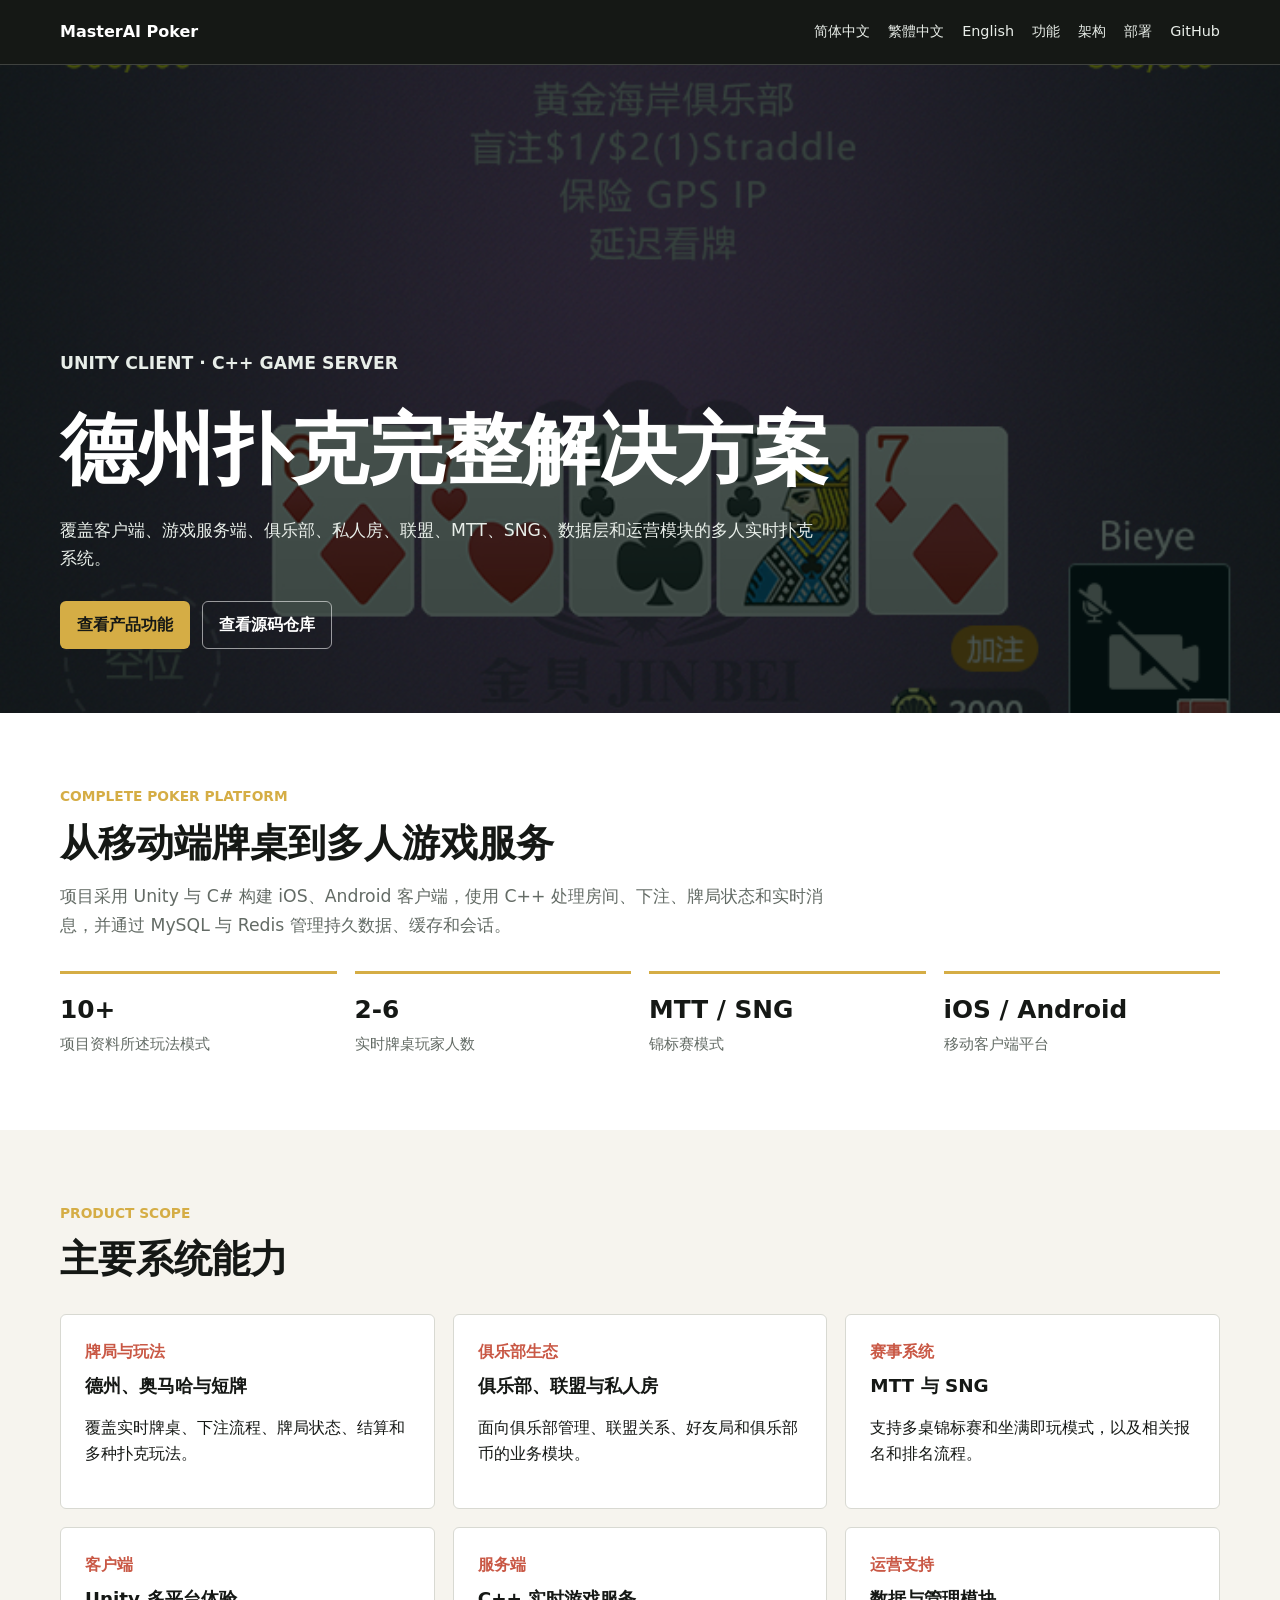
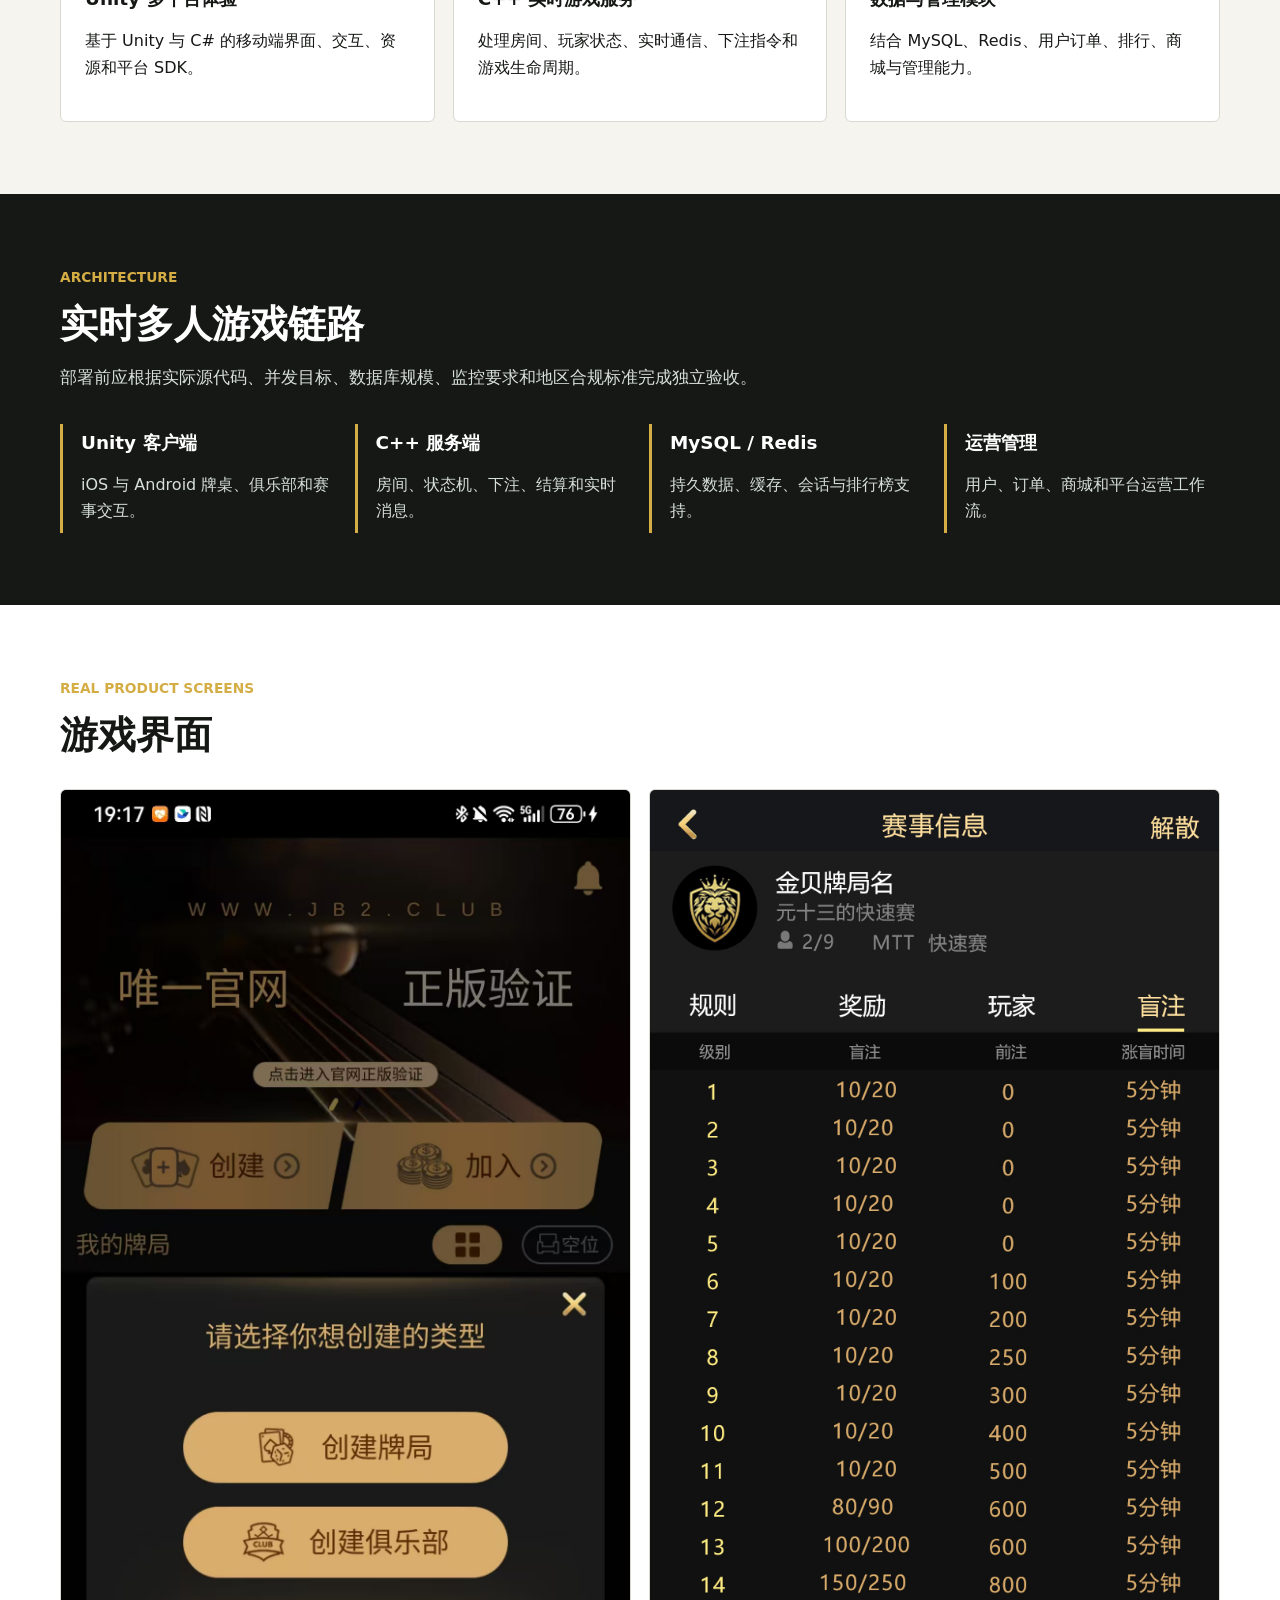
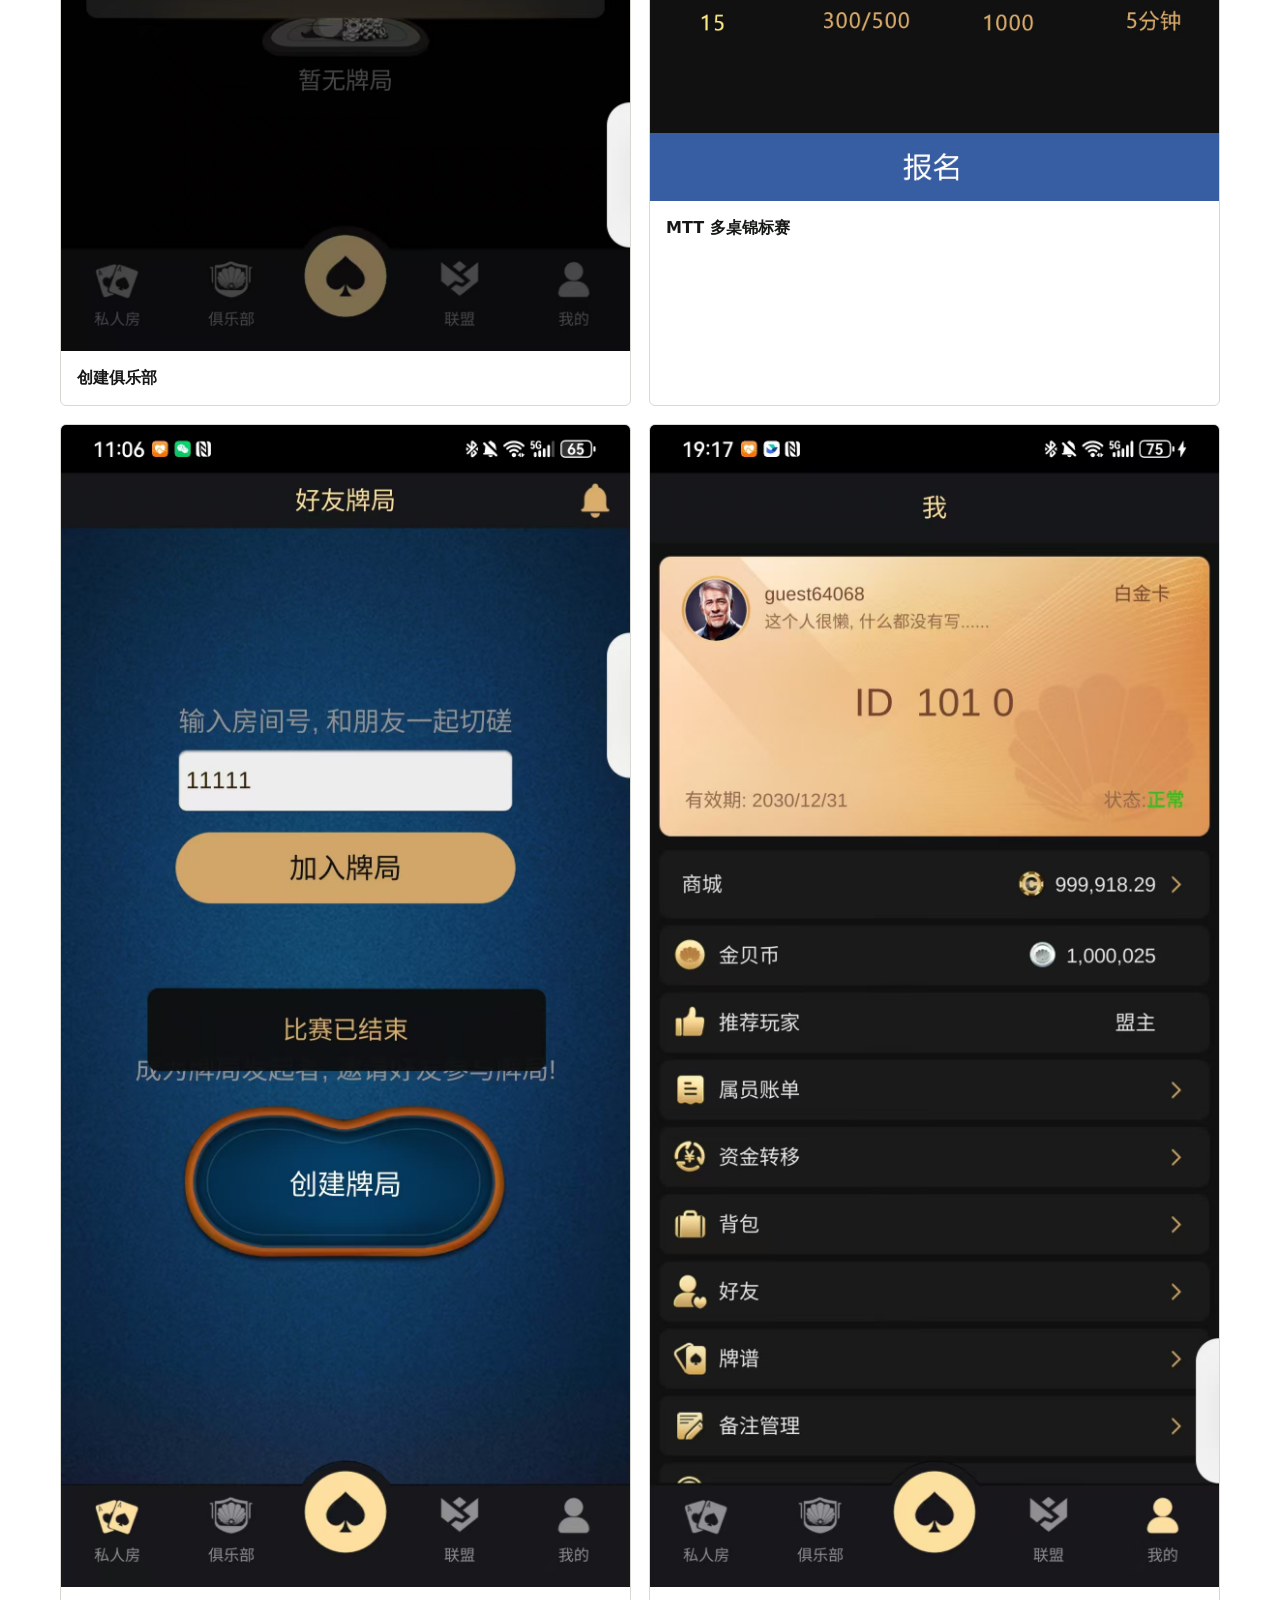
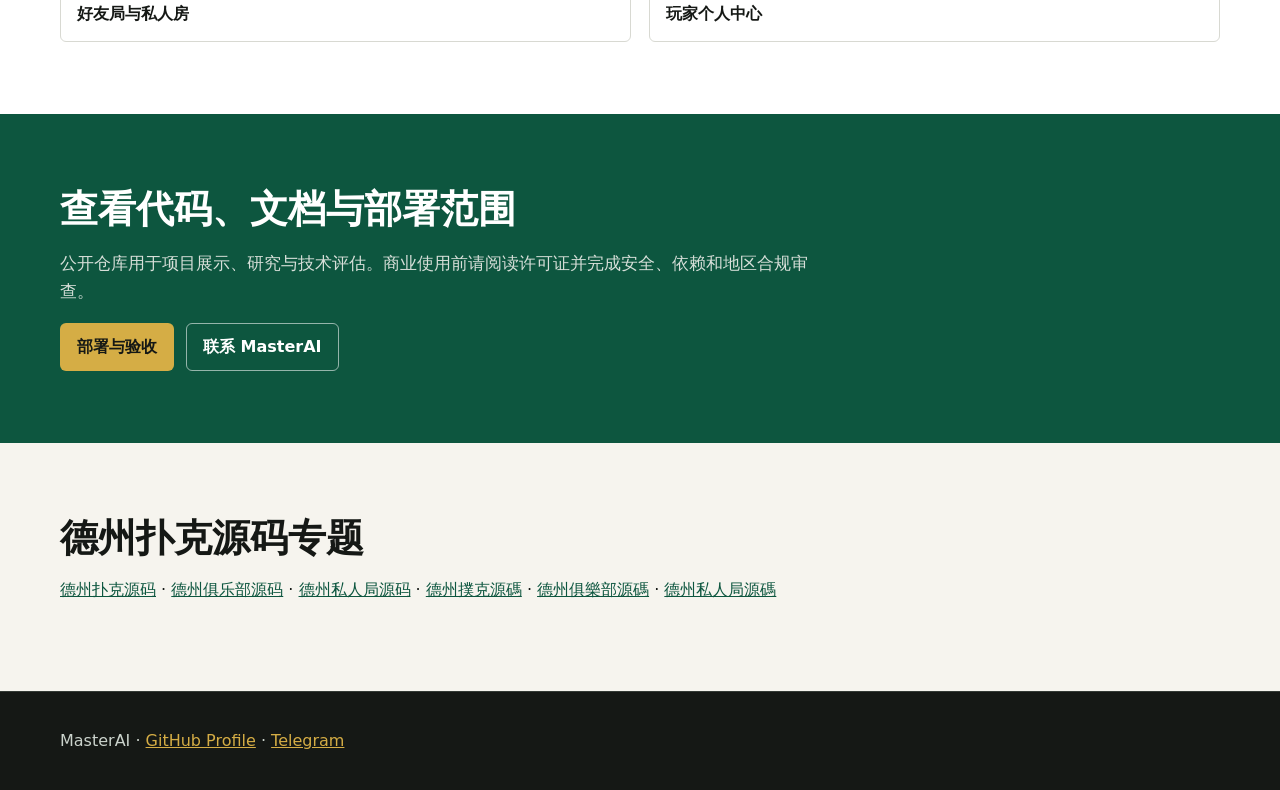
<file: docs/index.html>
<!doctype html>
<html lang="zh-CN">
<head>
  <meta name="google-site-verification" content="rrp5Uvgzi-1-rMxUBfhV3wjlNrFqzwnqiA4e3qsOLEM" />
  <meta charset="utf-8">
  <meta name="viewport" content="width=device-width, initial-scale=1">
  <title>德州扑克完整解决方案 | Unity C# 客户端与 C++ 游戏服务端</title>
  <meta name="description" content="MasterAI 德州扑克完整解决方案，包含 Unity C# 客户端、C++ 游戏服务端、俱乐部、私人房、MTT、SNG、MySQL、Redis 与多人实时对战模块。">
  <link rel="canonical" href="https://masterai-top.github.io/Texas-Holdem-Poker-Source-Code/">
  <meta property="og:title" content="德州扑克完整解决方案 | Texas Hold'em Poker Source Code">
  <meta property="og:description" content="Unity 客户端、C++ 服务端、德州扑克俱乐部、私人房、MTT 与 SNG 赛事模块。">
  <meta property="og:type" content="website">
  <meta property="og:url" content="https://masterai-top.github.io/Texas-Holdem-Poker-Source-Code/">
  <meta property="og:image" content="https://masterai-top.github.io/Texas-Holdem-Poker-Source-Code/Screenshots/poker-table-01.jpg">
  <meta name="twitter:card" content="summary_large_image">
  <link rel="stylesheet" href="assets/styles.css">
  <script type="application/ld+json">
  {
    "@context": "https://schema.org",
    "@type": "SoftwareSourceCode",
    "name": "TexasHoldem Poker Complete Solution",
    "alternateName": "德州扑克完整解决方案",
    "codeRepository": "https://github.com/masterai-top/Texas-Holdem-Poker-Source-Code",
    "programmingLanguage": ["C++", "C#"],
    "runtimePlatform": ["Unity", "iOS", "Android"],
    "description": "A Texas Hold'em poker solution with a Unity client, C++ game server, poker clubs, private rooms, MTT and SNG tournaments.",
    "author": {"@type": "Organization", "name": "MasterAI", "url": "https://github.com/masterai-top"}
  }
  </script>
</head>
<body>
  <header class="site-header">
    <nav class="nav" aria-label="主导航">
      <a class="brand" href="index.html">MasterAI Poker</a>
      <div class="nav-links">
        <a href="zh-cn/">简体中文</a>
        <a href="zh-tw/">繁體中文</a>
        <a href="en/">English</a>
        <a href="features.html">功能</a>
        <a href="architecture.html">架构</a>
        <a href="deployment.html">部署</a>
        <a href="https://github.com/masterai-top/Texas-Holdem-Poker-Source-Code">GitHub</a>
      </div>
    </nav>
  </header>

  <main>
    <section class="hero">
      <img class="hero-media" src="Screenshots/poker-table-01.jpg" alt="德州扑克多人实时牌桌产品截图">
      <div class="hero-inner">
        <p class="eyebrow">Unity Client · C++ Game Server</p>
        <h1>德州扑克完整解决方案</h1>
        <p>覆盖客户端、游戏服务端、俱乐部、私人房、联盟、MTT、SNG、数据层和运营模块的多人实时扑克系统。</p>
        <div class="actions">
          <a class="button" href="features.html">查看产品功能</a>
          <a class="button secondary" href="https://github.com/masterai-top/Texas-Holdem-Poker-Source-Code">查看源码仓库</a>
        </div>
      </div>
    </section>

    <section class="band white">
      <div class="container">
        <p class="eyebrow">Complete Poker Platform</p>
        <h2>从移动端牌桌到多人游戏服务</h2>
        <p class="lead">项目采用 Unity 与 C# 构建 iOS、Android 客户端，使用 C++ 处理房间、下注、牌局状态和实时消息，并通过 MySQL 与 Redis 管理持久数据、缓存和会话。</p>
        <div class="metrics">
          <div class="metric"><strong>10+</strong><span>项目资料所述玩法模式</span></div>
          <div class="metric"><strong>2-6</strong><span>实时牌桌玩家人数</span></div>
          <div class="metric"><strong>MTT / SNG</strong><span>锦标赛模式</span></div>
          <div class="metric"><strong>iOS / Android</strong><span>移动客户端平台</span></div>
        </div>
      </div>
    </section>

    <section class="band">
      <div class="container">
        <p class="eyebrow">Product Scope</p>
        <h2>主要系统能力</h2>
        <div class="feature-grid">
          <article class="feature"><strong>牌局与玩法</strong><h3>德州、奥马哈与短牌</h3><p>覆盖实时牌桌、下注流程、牌局状态、结算和多种扑克玩法。</p></article>
          <article class="feature"><strong>俱乐部生态</strong><h3>俱乐部、联盟与私人房</h3><p>面向俱乐部管理、联盟关系、好友局和俱乐部币的业务模块。</p></article>
          <article class="feature"><strong>赛事系统</strong><h3>MTT 与 SNG</h3><p>支持多桌锦标赛和坐满即玩模式，以及相关报名和排名流程。</p></article>
          <article class="feature"><strong>客户端</strong><h3>Unity 多平台体验</h3><p>基于 Unity 与 C# 的移动端界面、交互、资源和平台 SDK。</p></article>
          <article class="feature"><strong>服务端</strong><h3>C++ 实时游戏服务</h3><p>处理房间、玩家状态、实时通信、下注指令和游戏生命周期。</p></article>
          <article class="feature"><strong>运营支持</strong><h3>数据与管理模块</h3><p>结合 MySQL、Redis、用户订单、排行、商城与管理能力。</p></article>
        </div>
      </div>
    </section>

    <section class="band dark">
      <div class="container">
        <p class="eyebrow">Architecture</p>
        <h2>实时多人游戏链路</h2>
        <p class="lead">部署前应根据实际源代码、并发目标、数据库规模、监控要求和地区合规标准完成独立验收。</p>
        <div class="architecture-grid">
          <div class="architecture-step"><h3>Unity 客户端</h3><p>iOS 与 Android 牌桌、俱乐部和赛事交互。</p></div>
          <div class="architecture-step"><h3>C++ 服务端</h3><p>房间、状态机、下注、结算和实时消息。</p></div>
          <div class="architecture-step"><h3>MySQL / Redis</h3><p>持久数据、缓存、会话与排行榜支持。</p></div>
          <div class="architecture-step"><h3>运营管理</h3><p>用户、订单、商城和平台运营工作流。</p></div>
        </div>
      </div>
    </section>

    <section class="band white">
      <div class="container">
        <p class="eyebrow">Real Product Screens</p>
        <h2>游戏界面</h2>
        <div class="gallery">
          <figure class="shot"><img loading="lazy" src="Screenshots/create-club-02.jpg" alt="创建德州扑克俱乐部界面"><figcaption>创建俱乐部</figcaption></figure>
          <figure class="shot"><img loading="lazy" src="Screenshots/mtt-tournament-03.jpg" alt="德州扑克 MTT 锦标赛界面"><figcaption>MTT 多桌锦标赛</figcaption></figure>
          <figure class="shot"><img loading="lazy" src="Screenshots/private-table-04.jpg" alt="德州扑克好友局和私人房界面"><figcaption>好友局与私人房</figcaption></figure>
          <figure class="shot"><img loading="lazy" src="Screenshots/player-profile-05.jpg" alt="德州扑克玩家个人中心界面"><figcaption>玩家个人中心</figcaption></figure>
        </div>
      </div>
    </section>

    <section class="band felt">
      <div class="container">
        <h2>查看代码、文档与部署范围</h2>
        <p class="lead">公开仓库用于项目展示、研究与技术评估。商业使用前请阅读许可证并完成安全、依赖和地区合规审查。</p>
        <div class="actions">
          <a class="button" href="deployment.html">部署与验收</a>
          <a class="button secondary" href="mailto:masterai918@gmail.com">联系 MasterAI</a>
        </div>
      </div>
    </section>
    <section class="band"><div class="container"><h2>德州扑克源码专题</h2><p><a href="zh-cn/texas-holdem-source-code.html">德州扑克源码</a> · <a href="zh-cn/poker-club-source-code.html">德州俱乐部源码</a> · <a href="zh-cn/private-poker-game-source-code.html">德州私人局源码</a> · <a href="zh-tw/texas-holdem-source-code.html">德州撲克源碼</a> · <a href="zh-tw/poker-club-source-code.html">德州俱樂部源碼</a> · <a href="zh-tw/private-poker-game-source-code.html">德州私人局源碼</a></p></div></section>
  </main>

  <footer class="site-footer">
    <div class="container">MasterAI · <a href="https://github.com/masterai-top">GitHub Profile</a> · <a href="https://t.me/xuzongbin001">Telegram</a></div>
  </footer>
</body>
</html>
</file>
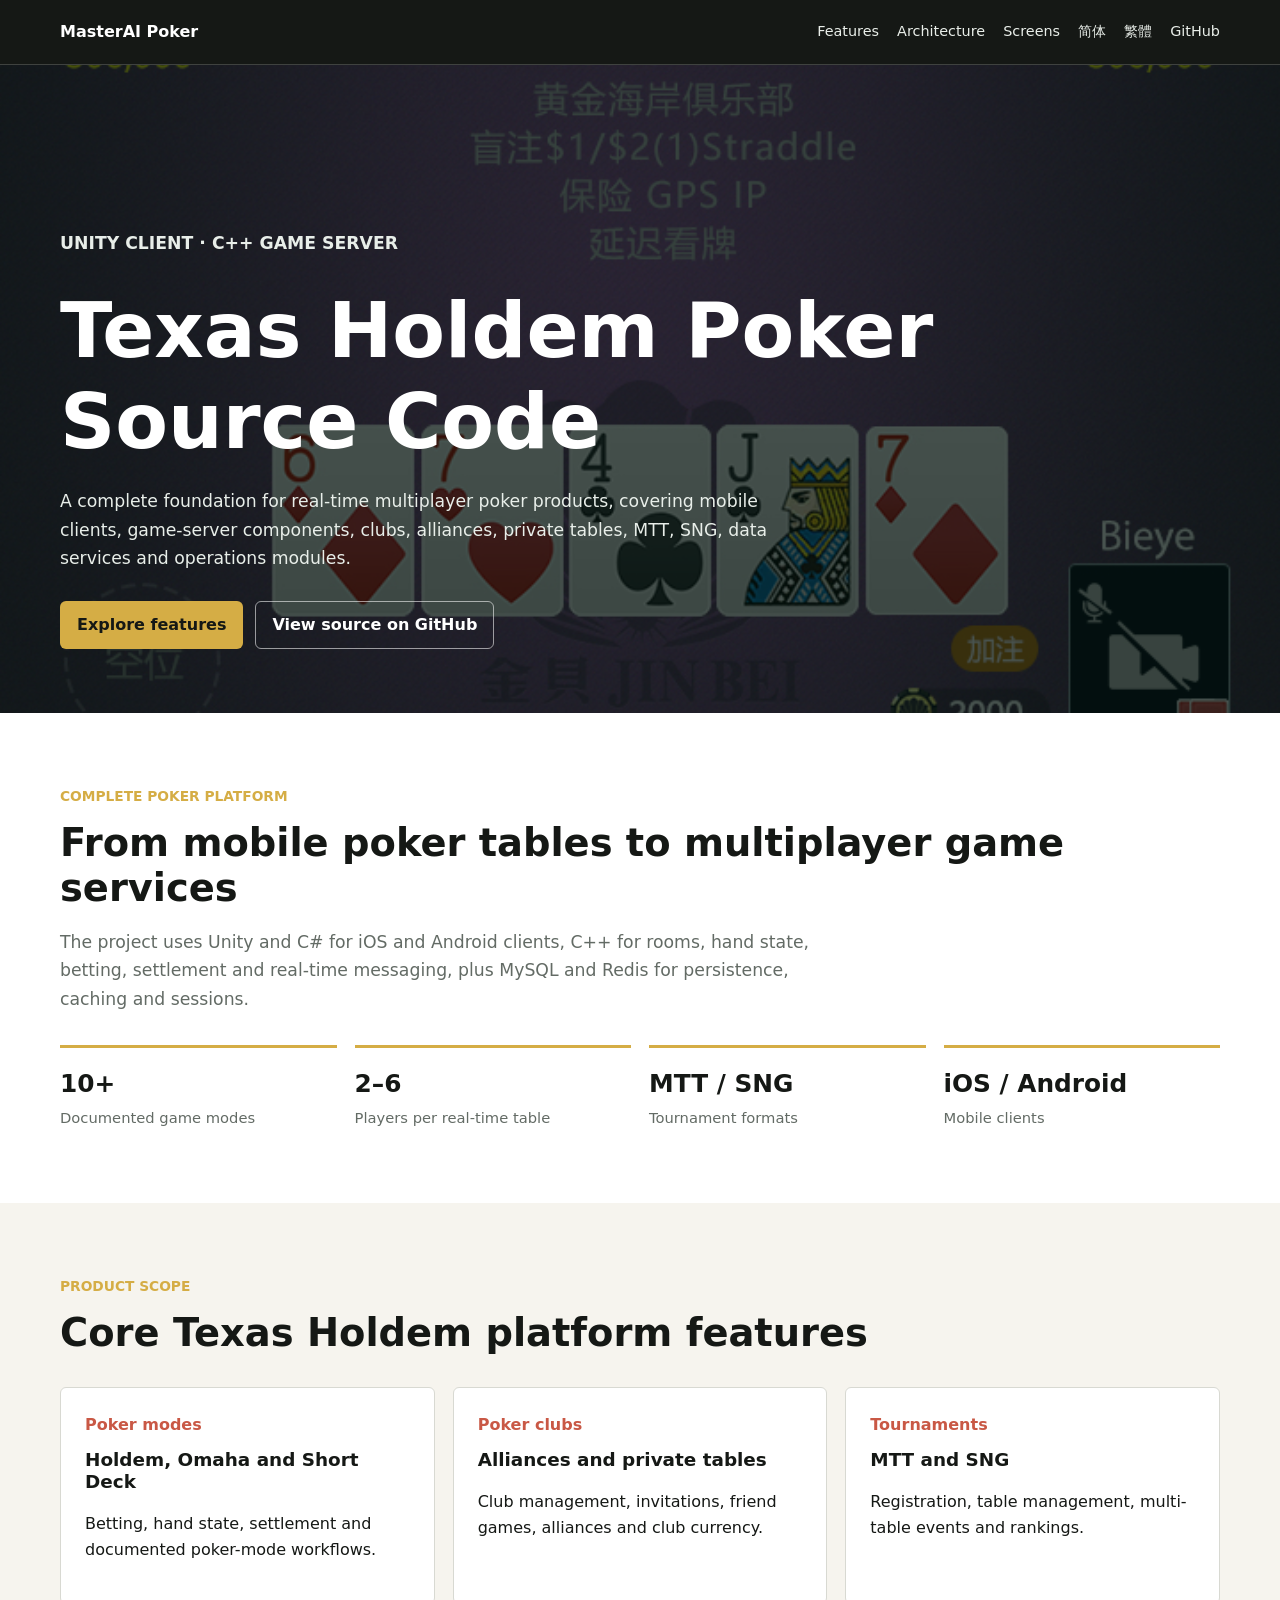
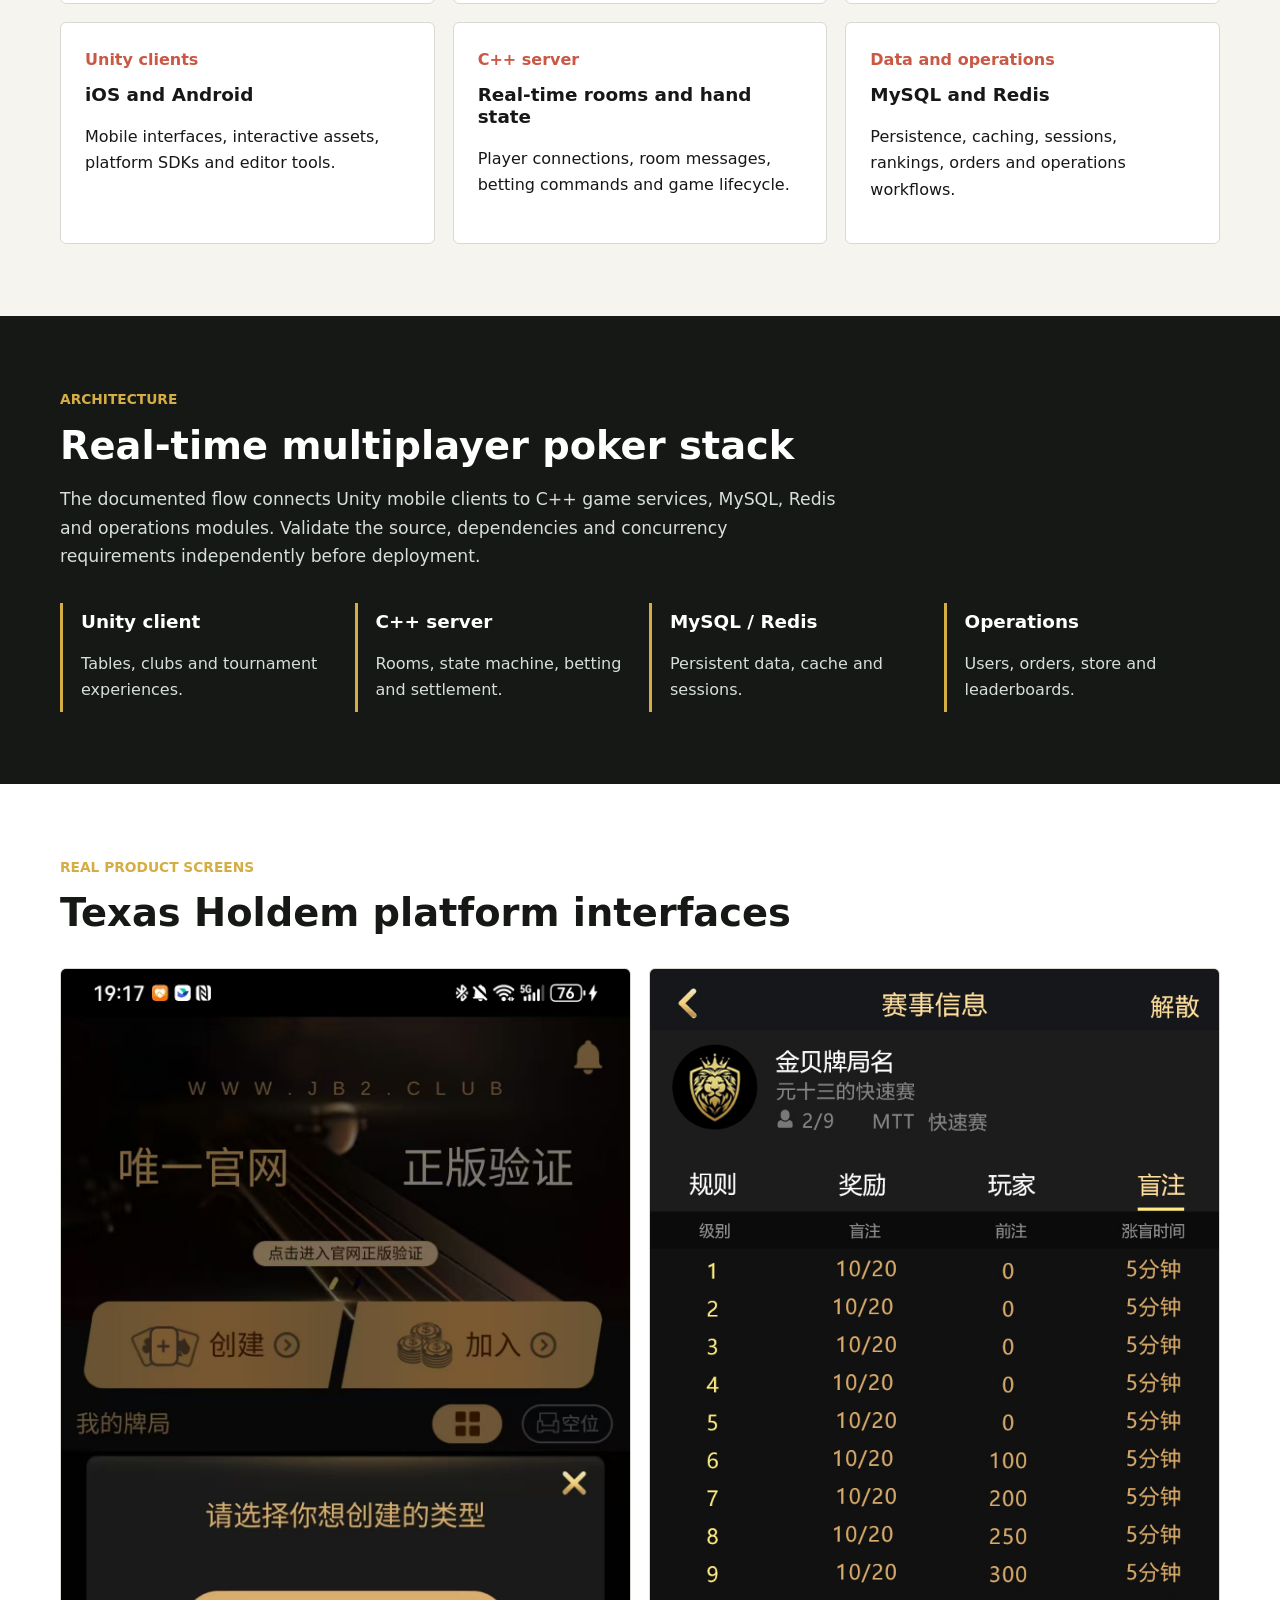
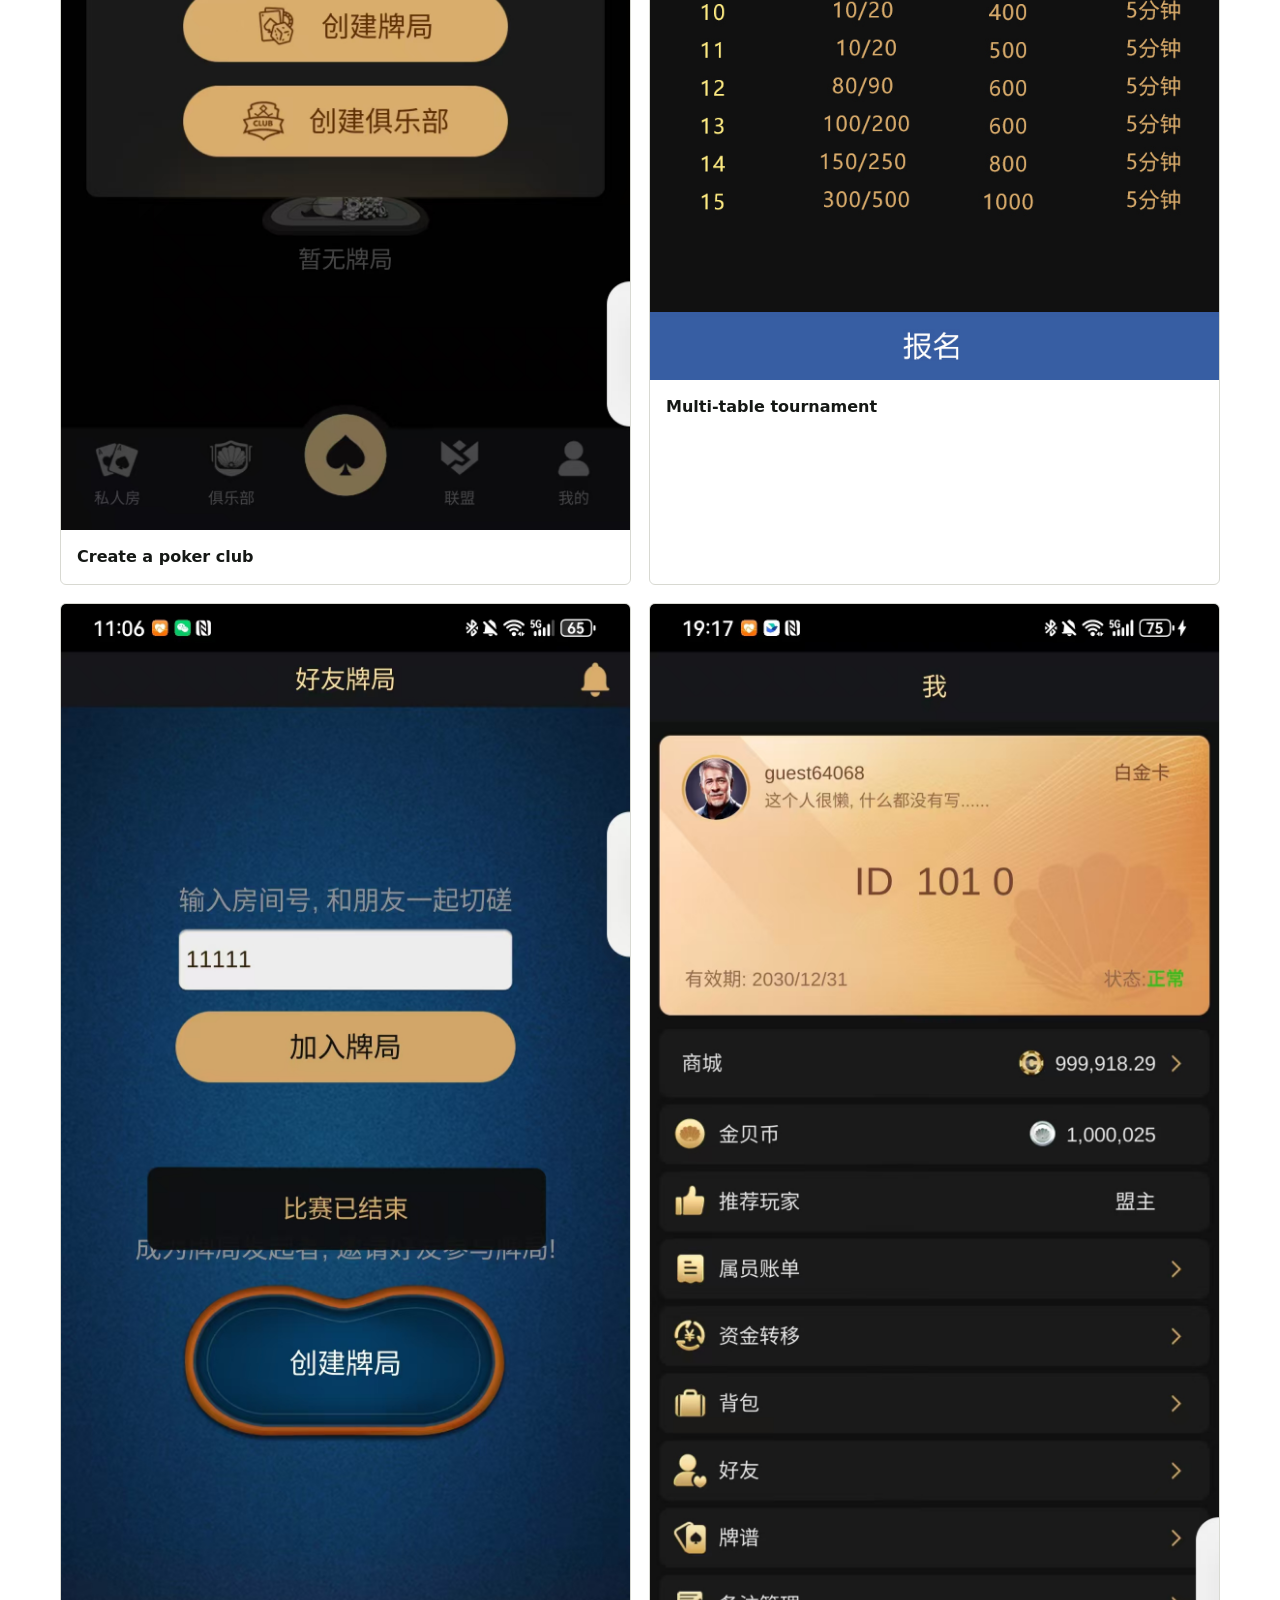
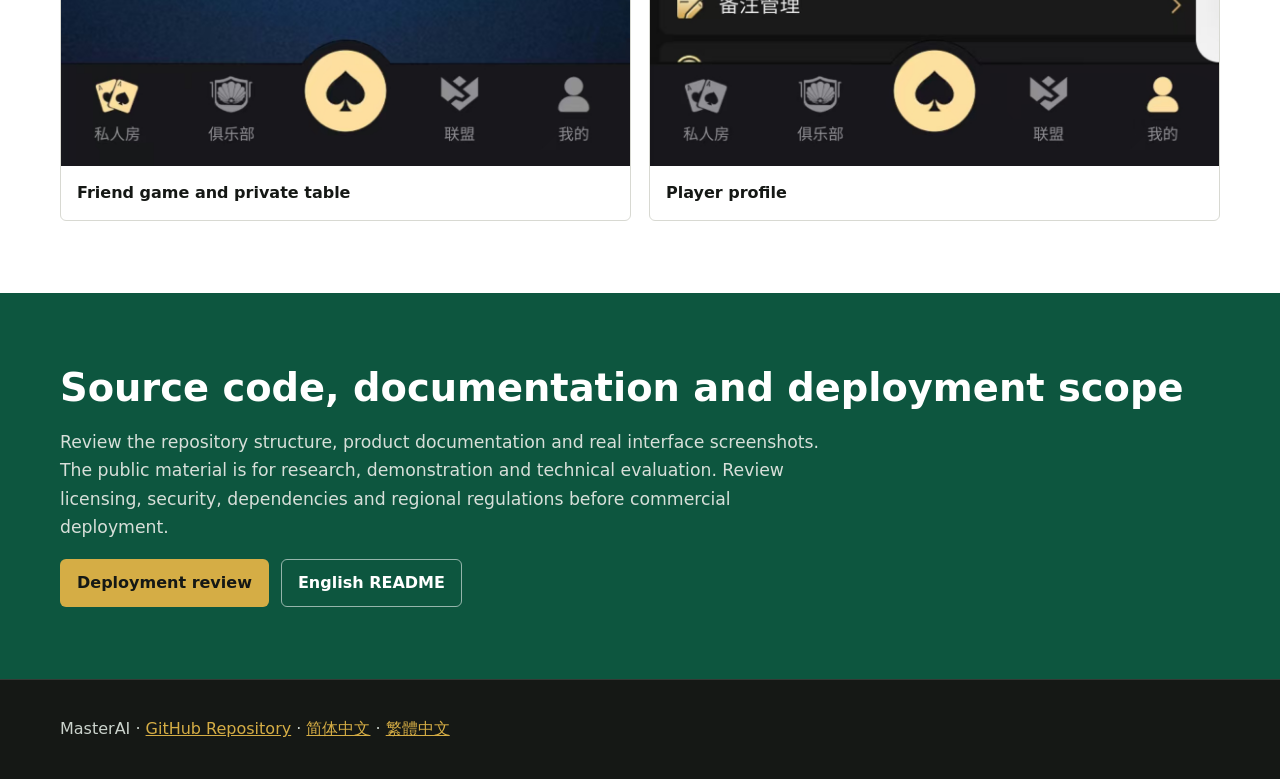
<file: docs/en/index.html>
<!doctype html><html lang="en"><head><meta charset="utf-8"><meta name="viewport" content="width=device-width, initial-scale=1"><title>Texas Holdem Poker Source Code | Unity Client and C++ Server</title><meta name="description" content="Texas Holdem poker source code with Unity clients, a C++ multiplayer game server, poker clubs, private tables, MTT, SNG, MySQL and Redis."><link rel="canonical" href="https://masterai-top.github.io/Texas-Holdem-Poker-Source-Code/en/"><link rel="alternate" hreflang="zh-Hans" href="https://masterai-top.github.io/Texas-Holdem-Poker-Source-Code/zh-cn/"><link rel="alternate" hreflang="zh-Hant" href="https://masterai-top.github.io/Texas-Holdem-Poker-Source-Code/zh-tw/"><link rel="alternate" hreflang="en" href="https://masterai-top.github.io/Texas-Holdem-Poker-Source-Code/en/"><link rel="alternate" hreflang="x-default" href="https://masterai-top.github.io/Texas-Holdem-Poker-Source-Code/zh-cn/"><meta property="og:title" content="Texas Holdem Poker Source Code"><meta property="og:description" content="Unity clients, C++ game server, poker clubs, private tables, MTT and SNG tournament modules."><meta property="og:type" content="website"><meta property="og:locale" content="en_US"><meta property="og:url" content="https://masterai-top.github.io/Texas-Holdem-Poker-Source-Code/en/"><meta property="og:image" content="https://masterai-top.github.io/Texas-Holdem-Poker-Source-Code/Screenshots/poker-table-01.jpg"><meta name="twitter:card" content="summary_large_image"><link rel="stylesheet" href="../assets/styles.css"><script type="application/ld+json">{"@context":"https://schema.org","@type":"SoftwareSourceCode","name":"Texas Holdem Poker Source Code","alternateName":["Texas Holdem Complete Solution","德州扑克源码"],"description":"A Texas Holdem source-code project with Unity clients and a C++ multiplayer game server.","codeRepository":"https://github.com/masterai-top/Texas-Holdem-Poker-Source-Code","programmingLanguage":["C++","C#","Java","Objective-C"],"runtimePlatform":["Unity","iOS","Android"],"inLanguage":"en","author":{"@type":"Organization","name":"MasterAI","url":"https://github.com/masterai-top"}}</script></head><body>
<header class="site-header"><nav class="nav" aria-label="Main navigation"><a class="brand" href="./">MasterAI Poker</a><div class="nav-links"><a href="#features">Features</a><a href="#architecture">Architecture</a><a href="#screens">Screens</a><a href="../zh-cn/">简体</a><a href="../zh-tw/">繁體</a><a href="https://github.com/masterai-top/Texas-Holdem-Poker-Source-Code">GitHub</a></div></nav></header><main><section class="hero"><img class="hero-media" src="../Screenshots/poker-table-01.jpg" alt="Texas Holdem poker source code multiplayer table interface"><div class="hero-inner"><p class="eyebrow">Unity Client · C++ Game Server</p><h1>Texas Holdem Poker Source Code</h1><p>A complete foundation for real-time multiplayer poker products, covering mobile clients, game-server components, clubs, alliances, private tables, MTT, SNG, data services and operations modules.</p><div class="actions"><a class="button" href="#features">Explore features</a><a class="button secondary" href="https://github.com/masterai-top/Texas-Holdem-Poker-Source-Code">View source on GitHub</a></div></div></section>
<section class="band white"><div class="container"><p class="eyebrow">Complete Poker Platform</p><h2>From mobile poker tables to multiplayer game services</h2><p class="lead">The project uses Unity and C# for iOS and Android clients, C++ for rooms, hand state, betting, settlement and real-time messaging, plus MySQL and Redis for persistence, caching and sessions.</p><div class="metrics"><div class="metric"><strong>10+</strong><span>Documented game modes</span></div><div class="metric"><strong>2–6</strong><span>Players per real-time table</span></div><div class="metric"><strong>MTT / SNG</strong><span>Tournament formats</span></div><div class="metric"><strong>iOS / Android</strong><span>Mobile clients</span></div></div></div></section>
<section class="band" id="features"><div class="container"><p class="eyebrow">Product Scope</p><h2>Core Texas Holdem platform features</h2><div class="feature-grid"><article class="feature"><strong>Poker modes</strong><h3>Holdem, Omaha and Short Deck</h3><p>Betting, hand state, settlement and documented poker-mode workflows.</p></article><article class="feature"><strong>Poker clubs</strong><h3>Alliances and private tables</h3><p>Club management, invitations, friend games, alliances and club currency.</p></article><article class="feature"><strong>Tournaments</strong><h3>MTT and SNG</h3><p>Registration, table management, multi-table events and rankings.</p></article><article class="feature"><strong>Unity clients</strong><h3>iOS and Android</h3><p>Mobile interfaces, interactive assets, platform SDKs and editor tools.</p></article><article class="feature"><strong>C++ server</strong><h3>Real-time rooms and hand state</h3><p>Player connections, room messages, betting commands and game lifecycle.</p></article><article class="feature"><strong>Data and operations</strong><h3>MySQL and Redis</h3><p>Persistence, caching, sessions, rankings, orders and operations workflows.</p></article></div></div></section>
<section class="band dark" id="architecture"><div class="container"><p class="eyebrow">Architecture</p><h2>Real-time multiplayer poker stack</h2><p class="lead">The documented flow connects Unity mobile clients to C++ game services, MySQL, Redis and operations modules. Validate the source, dependencies and concurrency requirements independently before deployment.</p><div class="architecture-grid"><div class="architecture-step"><h3>Unity client</h3><p>Tables, clubs and tournament experiences.</p></div><div class="architecture-step"><h3>C++ server</h3><p>Rooms, state machine, betting and settlement.</p></div><div class="architecture-step"><h3>MySQL / Redis</h3><p>Persistent data, cache and sessions.</p></div><div class="architecture-step"><h3>Operations</h3><p>Users, orders, store and leaderboards.</p></div></div></div></section>
<section class="band white" id="screens"><div class="container"><p class="eyebrow">Real Product Screens</p><h2>Texas Holdem platform interfaces</h2><div class="gallery"><figure class="shot"><img loading="lazy" src="../Screenshots/create-club-02.jpg" alt="Create a club interface in the Texas Holdem poker platform"><figcaption>Create a poker club</figcaption></figure><figure class="shot"><img loading="lazy" src="../Screenshots/mtt-tournament-03.jpg" alt="Texas Holdem MTT tournament source-code interface"><figcaption>Multi-table tournament</figcaption></figure><figure class="shot"><img loading="lazy" src="../Screenshots/private-table-04.jpg" alt="Texas Holdem friend game and private table interface"><figcaption>Friend game and private table</figcaption></figure><figure class="shot"><img loading="lazy" src="../Screenshots/player-profile-05.jpg" alt="Texas Holdem poker player profile interface"><figcaption>Player profile</figcaption></figure></div></div></section>
<section class="band felt"><div class="container"><h2>Source code, documentation and deployment scope</h2><p class="lead">Review the repository structure, product documentation and real interface screenshots. The public material is for research, demonstration and technical evaluation. Review licensing, security, dependencies and regional regulations before commercial deployment.</p><div class="actions"><a class="button" href="../deployment.html">Deployment review</a><a class="button secondary" href="https://github.com/masterai-top/Texas-Holdem-Poker-Source-Code/blob/main/README.en.md">English README</a></div></div></section></main><footer class="site-footer"><div class="container">MasterAI · <a href="https://github.com/masterai-top/Texas-Holdem-Poker-Source-Code">GitHub Repository</a> · <a href="../zh-cn/">简体中文</a> · <a href="../zh-tw/">繁體中文</a></div></footer></body></html>
</file>
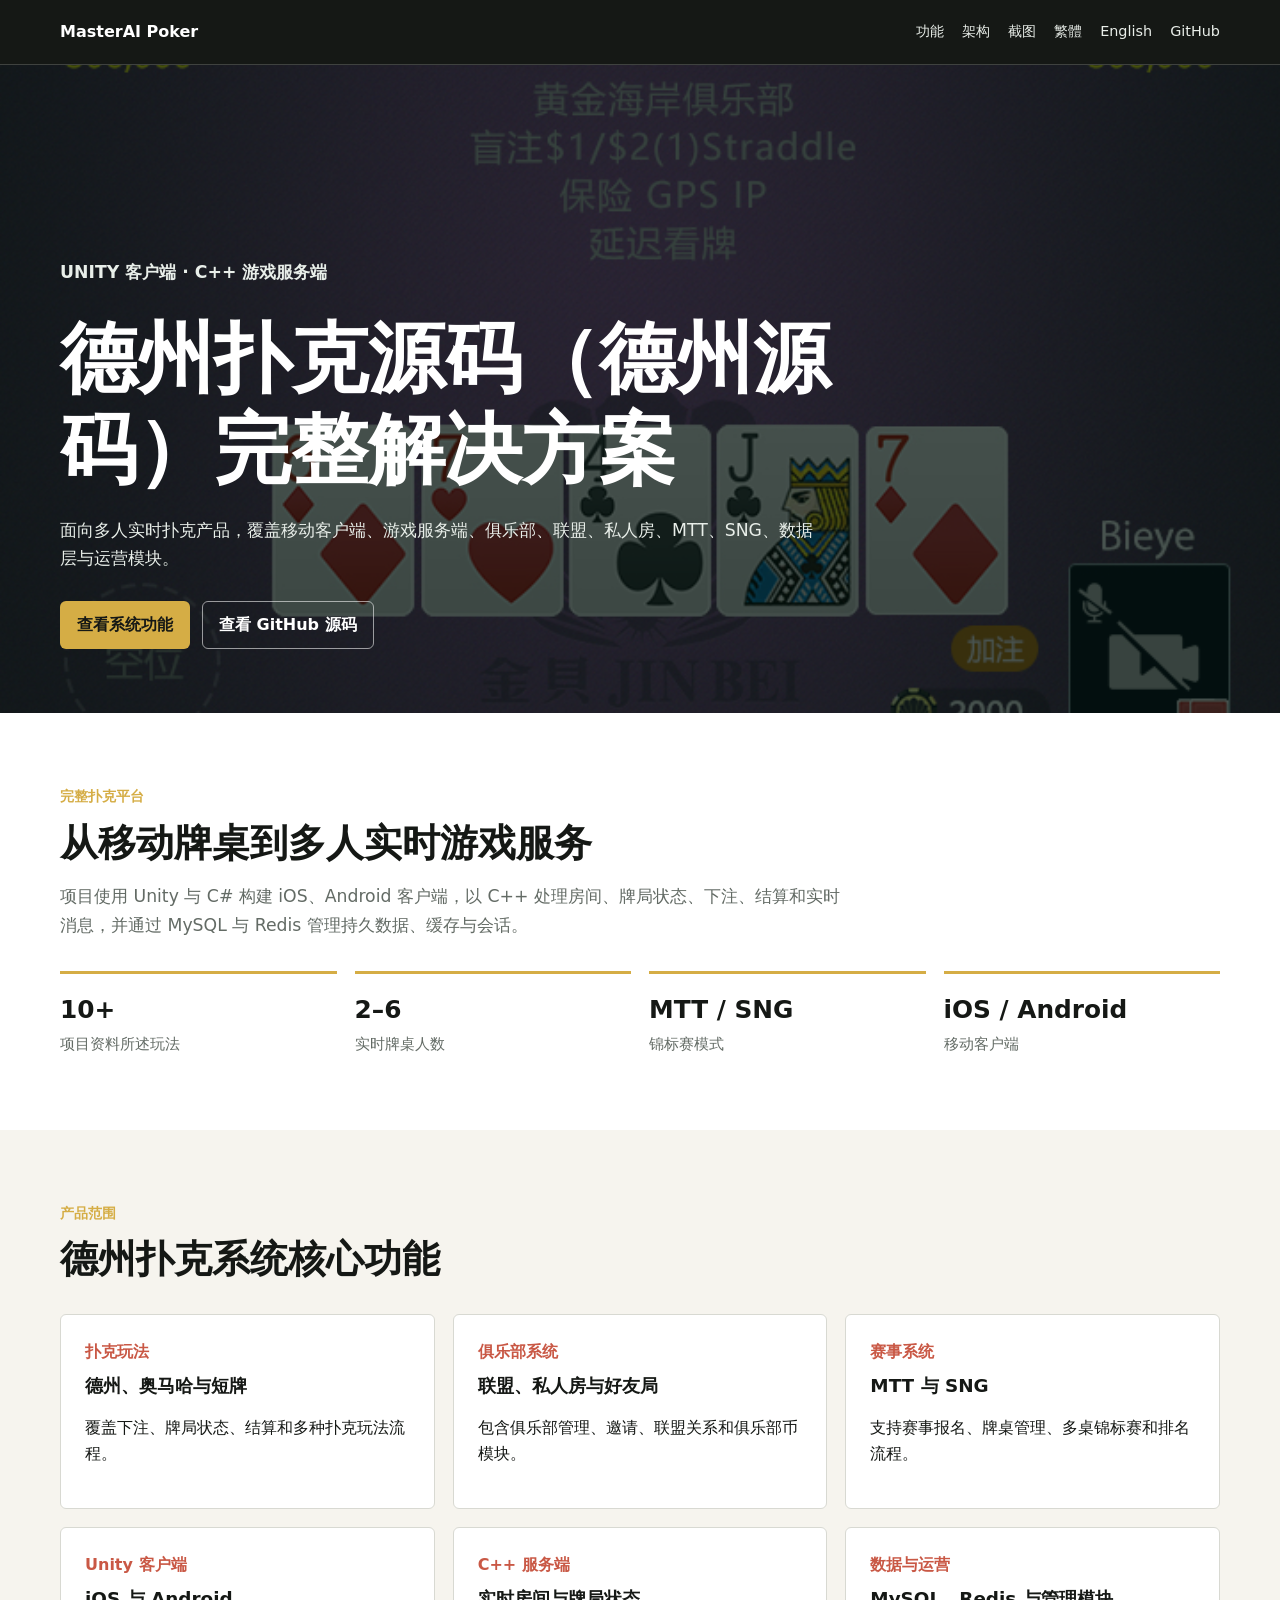
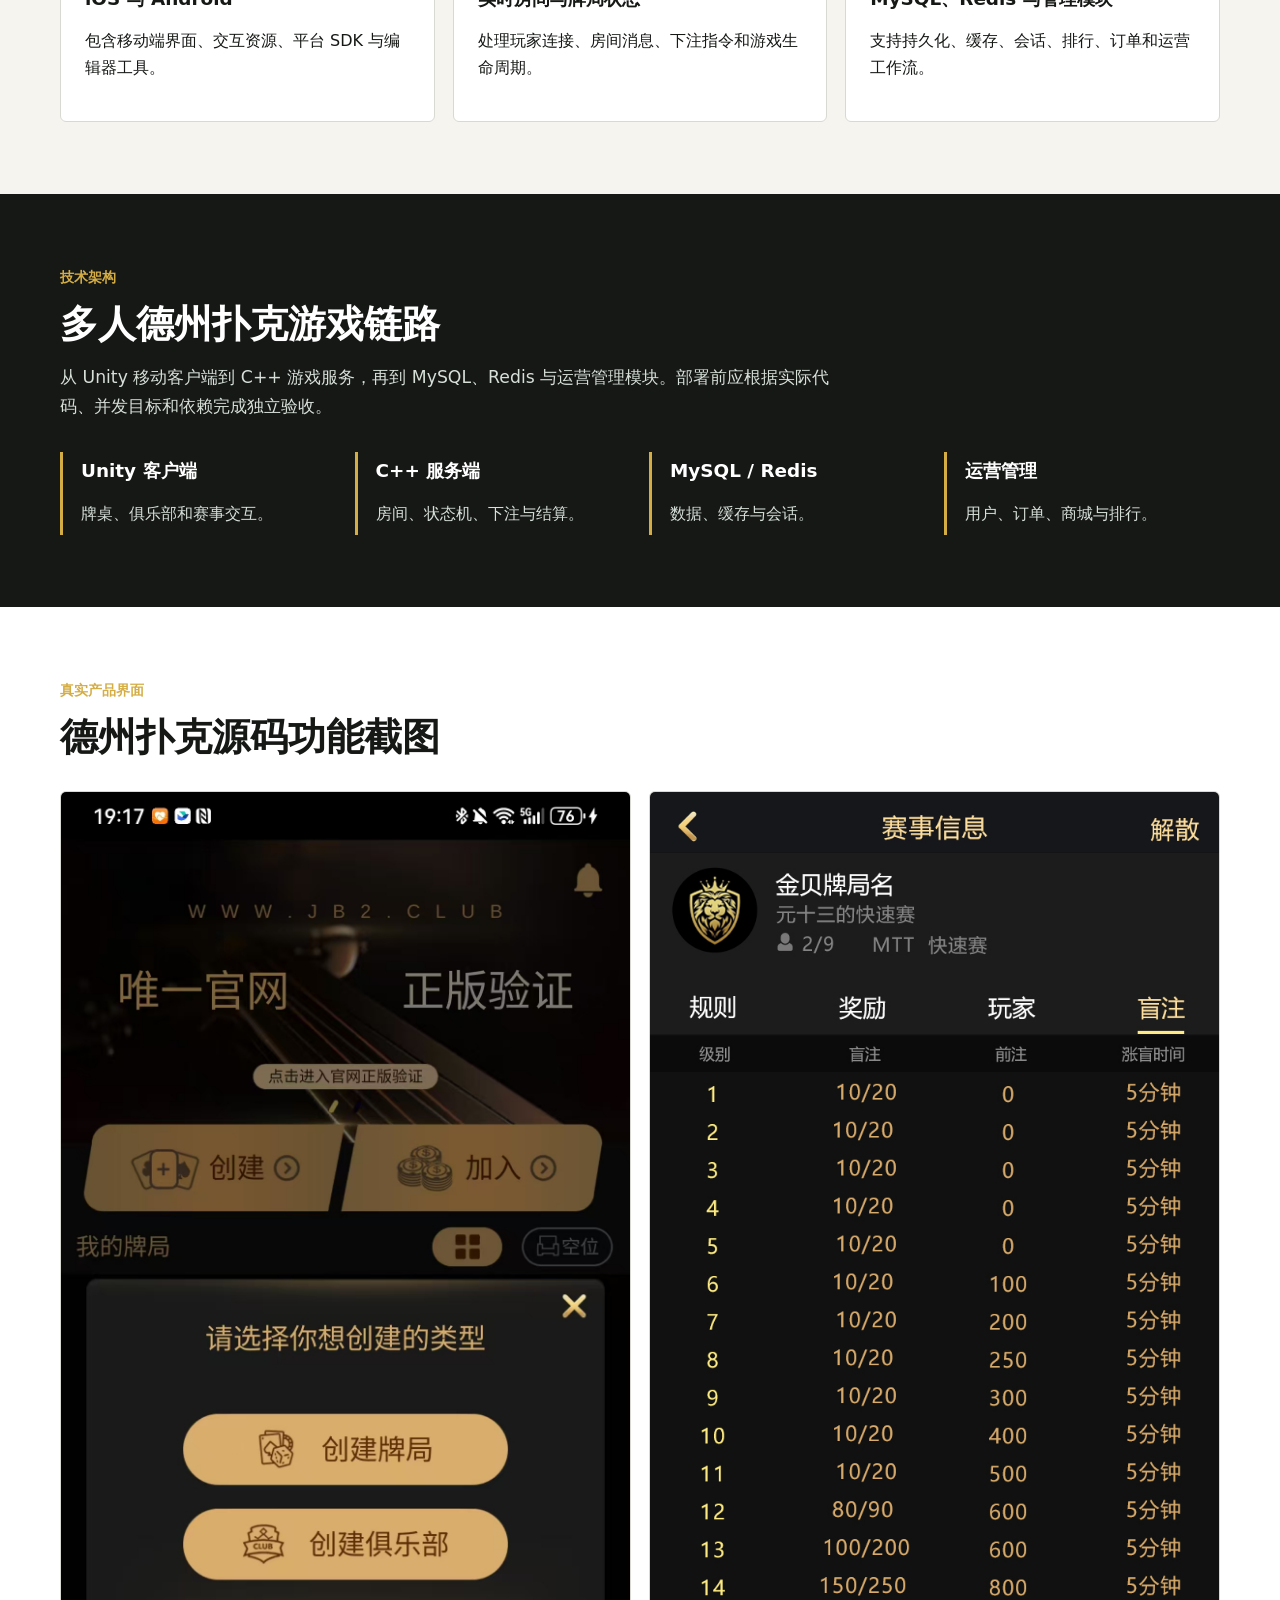
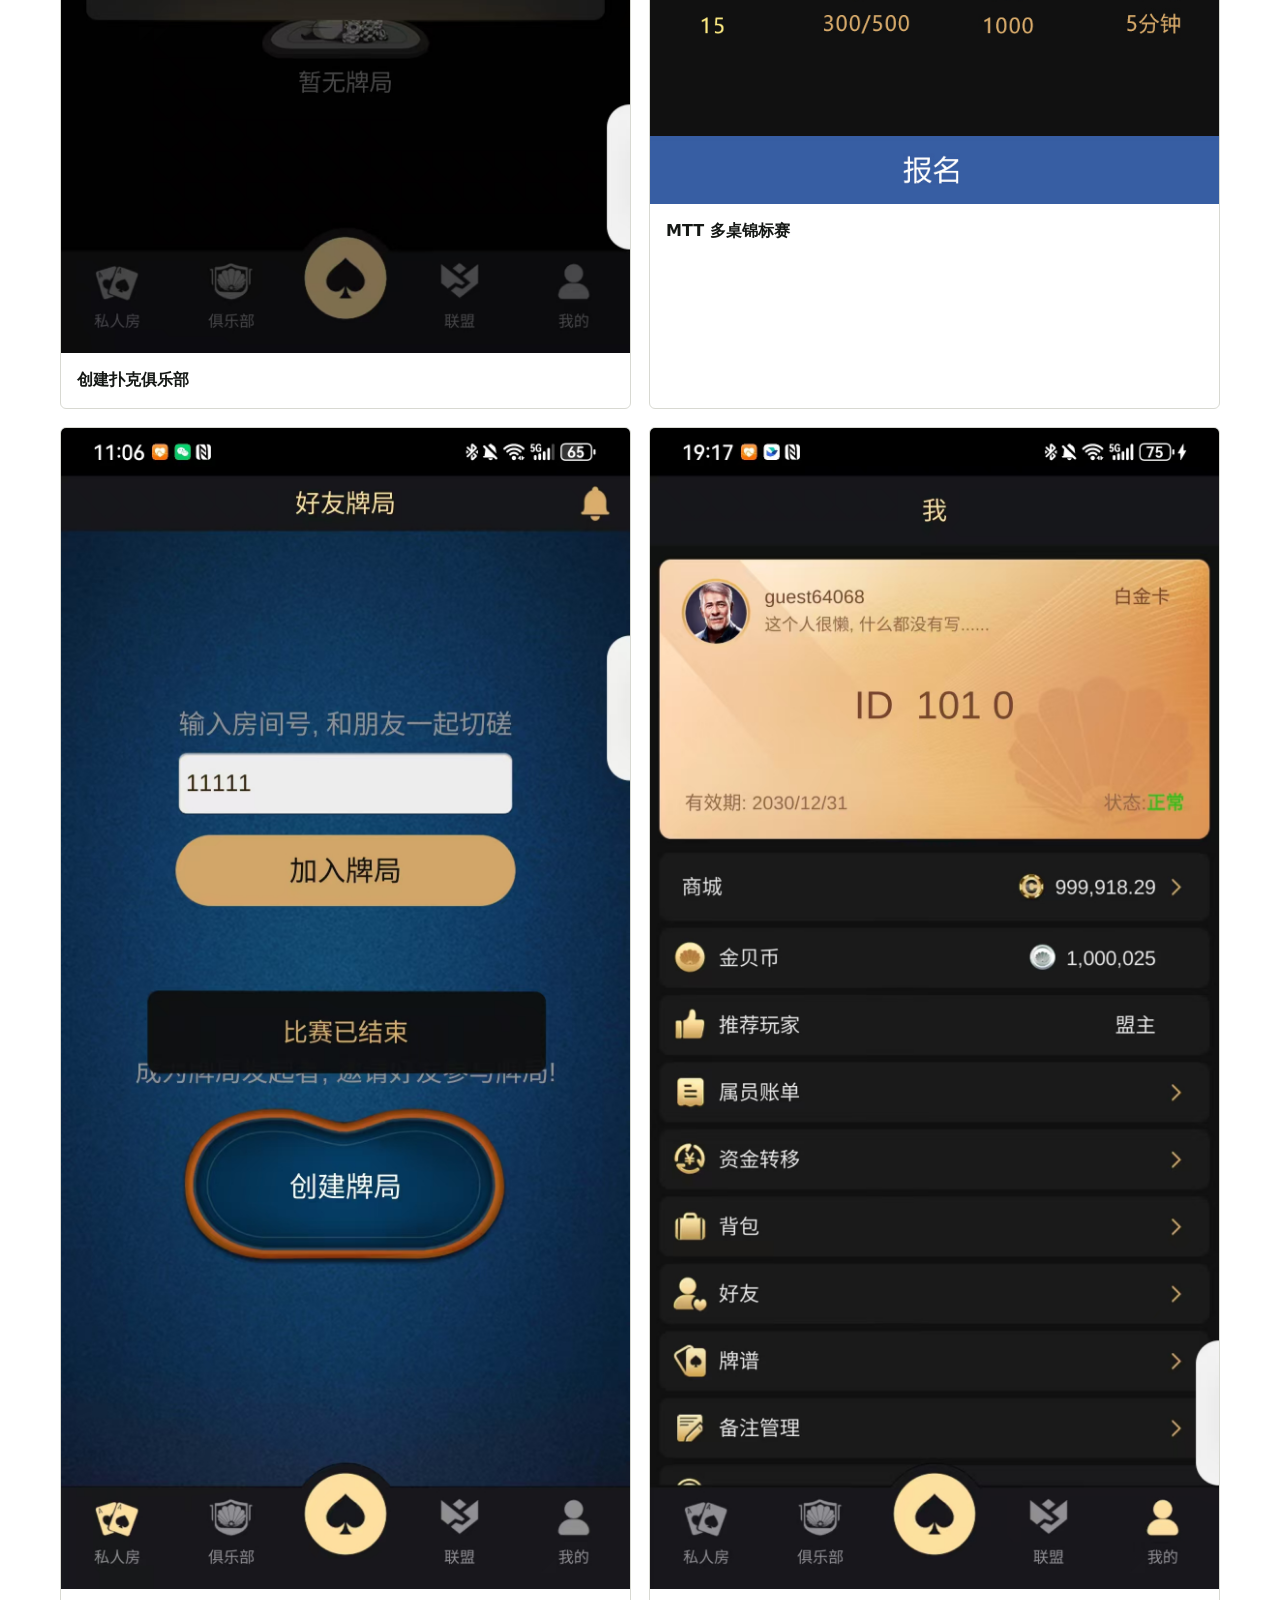
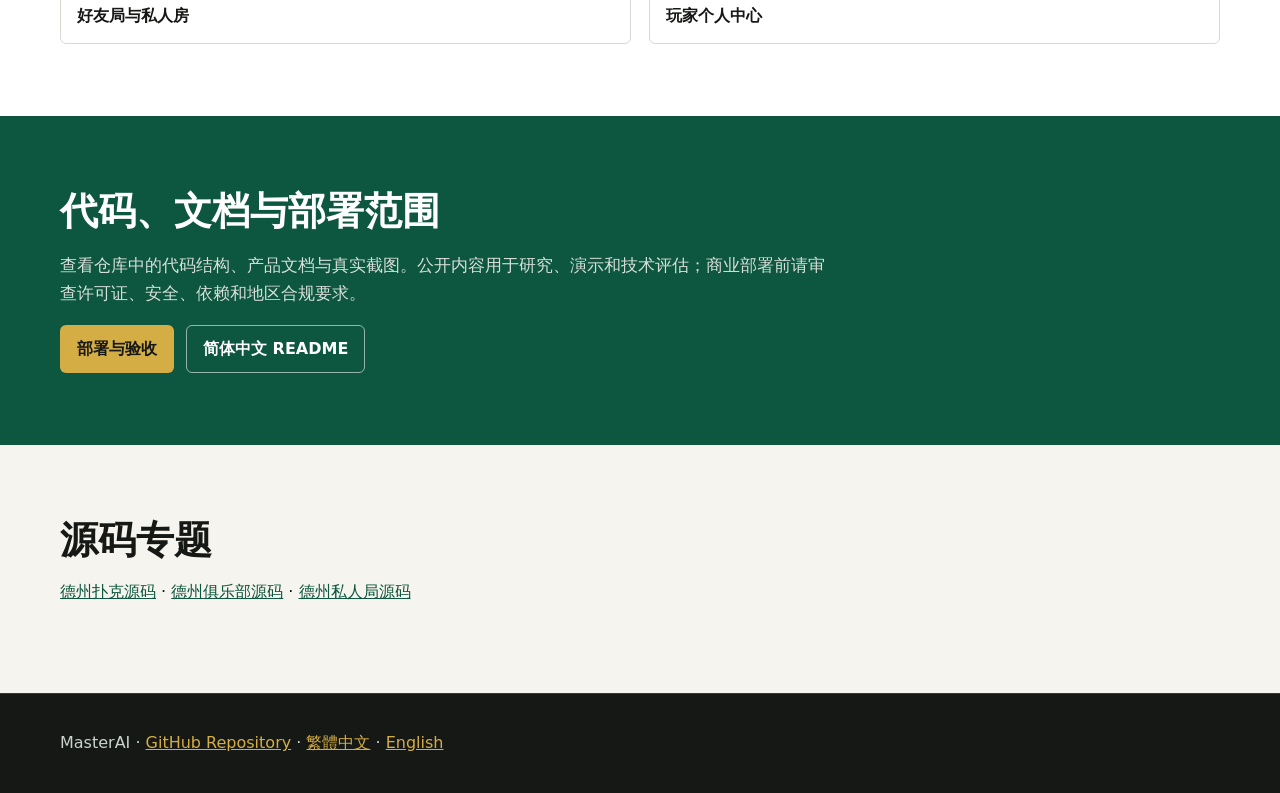
<file: docs/zh-cn/index.html>
<!doctype html><html lang="zh-CN"><head>
<meta charset="utf-8"><meta name="viewport" content="width=device-width, initial-scale=1">
<title>德州扑克源码（德州源码）完整解决方案 | Unity 与 C++</title>
<meta name="description" content="德州扑克源码（德州源码）完整解决方案，包含 Unity 客户端、C++ 多人游戏服务端、扑克俱乐部、私人房、MTT、SNG、MySQL 与 Redis。">
<link rel="canonical" href="https://masterai-top.github.io/Texas-Holdem-Poker-Source-Code/zh-cn/">
<link rel="alternate" hreflang="zh-Hans" href="https://masterai-top.github.io/Texas-Holdem-Poker-Source-Code/zh-cn/"><link rel="alternate" hreflang="zh-Hant" href="https://masterai-top.github.io/Texas-Holdem-Poker-Source-Code/zh-tw/"><link rel="alternate" hreflang="en" href="https://masterai-top.github.io/Texas-Holdem-Poker-Source-Code/en/"><link rel="alternate" hreflang="x-default" href="https://masterai-top.github.io/Texas-Holdem-Poker-Source-Code/zh-cn/">
<meta property="og:title" content="德州扑克源码（德州源码）完整解决方案"><meta property="og:description" content="Unity 客户端、C++ 游戏服务端、扑克俱乐部、私人房及 MTT/SNG 赛事模块。"><meta property="og:type" content="website"><meta property="og:locale" content="zh_CN"><meta property="og:url" content="https://masterai-top.github.io/Texas-Holdem-Poker-Source-Code/zh-cn/"><meta property="og:image" content="https://masterai-top.github.io/Texas-Holdem-Poker-Source-Code/Screenshots/poker-table-01.jpg"><meta name="twitter:card" content="summary_large_image"><link rel="stylesheet" href="../assets/styles.css">
<script type="application/ld+json">{"@context":"https://schema.org","@type":"SoftwareSourceCode","name":"德州扑克源码完整解决方案","alternateName":["德州源码","Texas Holdem Poker Source Code"],"description":"包含 Unity 客户端与 C++ 多人游戏服务端的德州扑克源码项目。","codeRepository":"https://github.com/masterai-top/Texas-Holdem-Poker-Source-Code","programmingLanguage":["C++","C#","Java","Objective-C"],"runtimePlatform":["Unity","iOS","Android"],"inLanguage":"zh-CN","author":{"@type":"Organization","name":"MasterAI","url":"https://github.com/masterai-top"}}</script></head><body>
<header class="site-header"><nav class="nav" aria-label="主导航"><a class="brand" href="./">MasterAI Poker</a><div class="nav-links"><a href="#features">功能</a><a href="#architecture">架构</a><a href="#screens">截图</a><a href="../zh-tw/">繁體</a><a href="../en/">English</a><a href="https://github.com/masterai-top/Texas-Holdem-Poker-Source-Code">GitHub</a></div></nav></header><main>
<section class="hero"><img class="hero-media" src="../Screenshots/poker-table-01.jpg" alt="德州扑克源码多人实时牌桌界面"><div class="hero-inner"><p class="eyebrow">Unity 客户端 · C++ 游戏服务端</p><h1>德州扑克源码（德州源码）完整解决方案</h1><p>面向多人实时扑克产品，覆盖移动客户端、游戏服务端、俱乐部、联盟、私人房、MTT、SNG、数据层与运营模块。</p><div class="actions"><a class="button" href="#features">查看系统功能</a><a class="button secondary" href="https://github.com/masterai-top/Texas-Holdem-Poker-Source-Code">查看 GitHub 源码</a></div></div></section>
<section class="band white"><div class="container"><p class="eyebrow">完整扑克平台</p><h2>从移动牌桌到多人实时游戏服务</h2><p class="lead">项目使用 Unity 与 C# 构建 iOS、Android 客户端，以 C++ 处理房间、牌局状态、下注、结算和实时消息，并通过 MySQL 与 Redis 管理持久数据、缓存与会话。</p><div class="metrics"><div class="metric"><strong>10+</strong><span>项目资料所述玩法</span></div><div class="metric"><strong>2–6</strong><span>实时牌桌人数</span></div><div class="metric"><strong>MTT / SNG</strong><span>锦标赛模式</span></div><div class="metric"><strong>iOS / Android</strong><span>移动客户端</span></div></div></div></section>
<section class="band" id="features"><div class="container"><p class="eyebrow">产品范围</p><h2>德州扑克系统核心功能</h2><div class="feature-grid"><article class="feature"><strong>扑克玩法</strong><h3>德州、奥马哈与短牌</h3><p>覆盖下注、牌局状态、结算和多种扑克玩法流程。</p></article><article class="feature"><strong>俱乐部系统</strong><h3>联盟、私人房与好友局</h3><p>包含俱乐部管理、邀请、联盟关系和俱乐部币模块。</p></article><article class="feature"><strong>赛事系统</strong><h3>MTT 与 SNG</h3><p>支持赛事报名、牌桌管理、多桌锦标赛和排名流程。</p></article><article class="feature"><strong>Unity 客户端</strong><h3>iOS 与 Android</h3><p>包含移动端界面、交互资源、平台 SDK 与编辑器工具。</p></article><article class="feature"><strong>C++ 服务端</strong><h3>实时房间与牌局状态</h3><p>处理玩家连接、房间消息、下注指令和游戏生命周期。</p></article><article class="feature"><strong>数据与运营</strong><h3>MySQL、Redis 与管理模块</h3><p>支持持久化、缓存、会话、排行、订单和运营工作流。</p></article></div></div></section>
<section class="band dark" id="architecture"><div class="container"><p class="eyebrow">技术架构</p><h2>多人德州扑克游戏链路</h2><p class="lead">从 Unity 移动客户端到 C++ 游戏服务，再到 MySQL、Redis 与运营管理模块。部署前应根据实际代码、并发目标和依赖完成独立验收。</p><div class="architecture-grid"><div class="architecture-step"><h3>Unity 客户端</h3><p>牌桌、俱乐部和赛事交互。</p></div><div class="architecture-step"><h3>C++ 服务端</h3><p>房间、状态机、下注与结算。</p></div><div class="architecture-step"><h3>MySQL / Redis</h3><p>数据、缓存与会话。</p></div><div class="architecture-step"><h3>运营管理</h3><p>用户、订单、商城与排行。</p></div></div></div></section>
<section class="band white" id="screens"><div class="container"><p class="eyebrow">真实产品界面</p><h2>德州扑克源码功能截图</h2><div class="gallery"><figure class="shot"><img loading="lazy" src="../Screenshots/create-club-02.jpg" alt="德州扑克俱乐部源码创建俱乐部界面"><figcaption>创建扑克俱乐部</figcaption></figure><figure class="shot"><img loading="lazy" src="../Screenshots/mtt-tournament-03.jpg" alt="德州扑克 MTT 多桌锦标赛系统界面"><figcaption>MTT 多桌锦标赛</figcaption></figure><figure class="shot"><img loading="lazy" src="../Screenshots/private-table-04.jpg" alt="德州扑克好友局与私人房源码界面"><figcaption>好友局与私人房</figcaption></figure><figure class="shot"><img loading="lazy" src="../Screenshots/player-profile-05.jpg" alt="德州扑克玩家个人中心界面"><figcaption>玩家个人中心</figcaption></figure></div></div></section>
<section class="band felt"><div class="container"><h2>代码、文档与部署范围</h2><p class="lead">查看仓库中的代码结构、产品文档与真实截图。公开内容用于研究、演示和技术评估；商业部署前请审查许可证、安全、依赖和地区合规要求。</p><div class="actions"><a class="button" href="../deployment.html">部署与验收</a><a class="button secondary" href="https://github.com/masterai-top/Texas-Holdem-Poker-Source-Code/blob/main/README.md">简体中文 README</a></div></div></section>
<section class="band"><div class="container"><h2>源码专题</h2><p><a href="texas-holdem-source-code.html">德州扑克源码</a> · <a href="poker-club-source-code.html">德州俱乐部源码</a> · <a href="private-poker-game-source-code.html">德州私人局源码</a></p></div></section></main><footer class="site-footer"><div class="container">MasterAI · <a href="https://github.com/masterai-top/Texas-Holdem-Poker-Source-Code">GitHub Repository</a> · <a href="../zh-tw/">繁體中文</a> · <a href="../en/">English</a></div></footer></body></html>
</file>
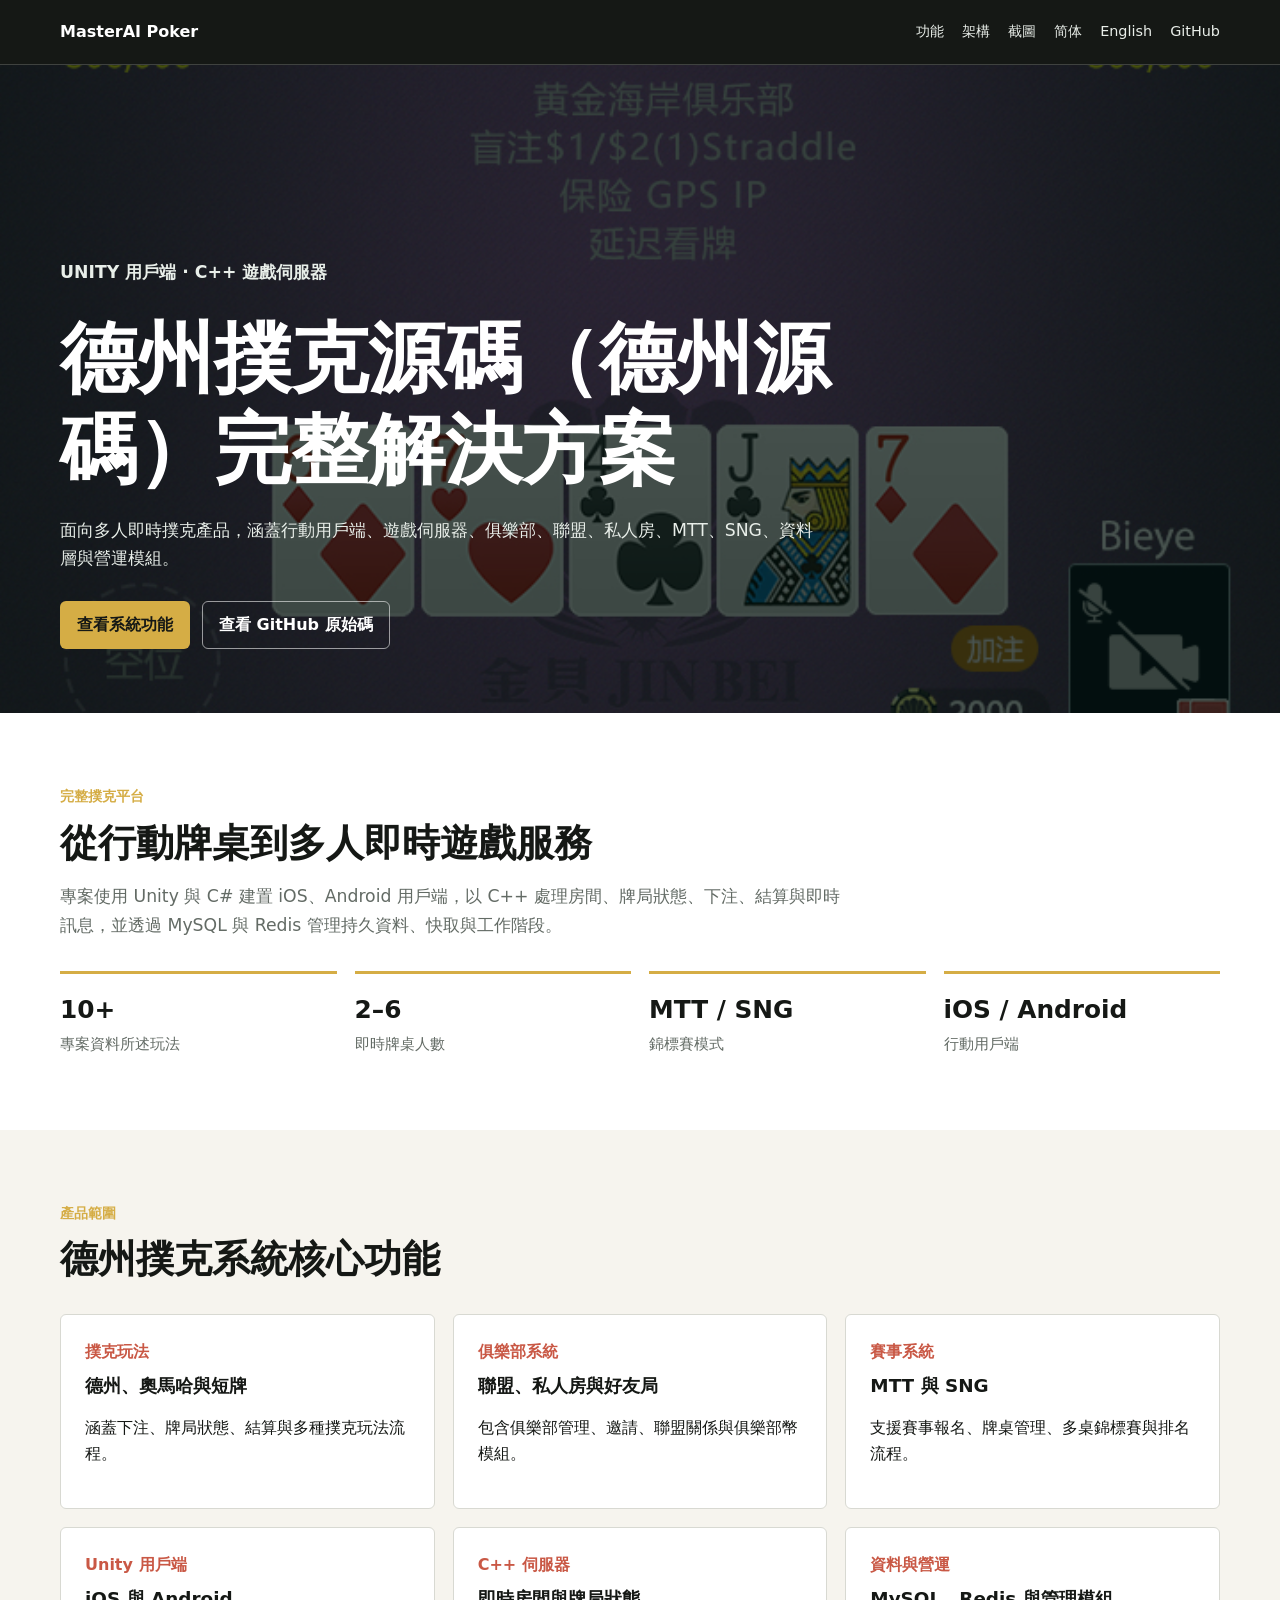
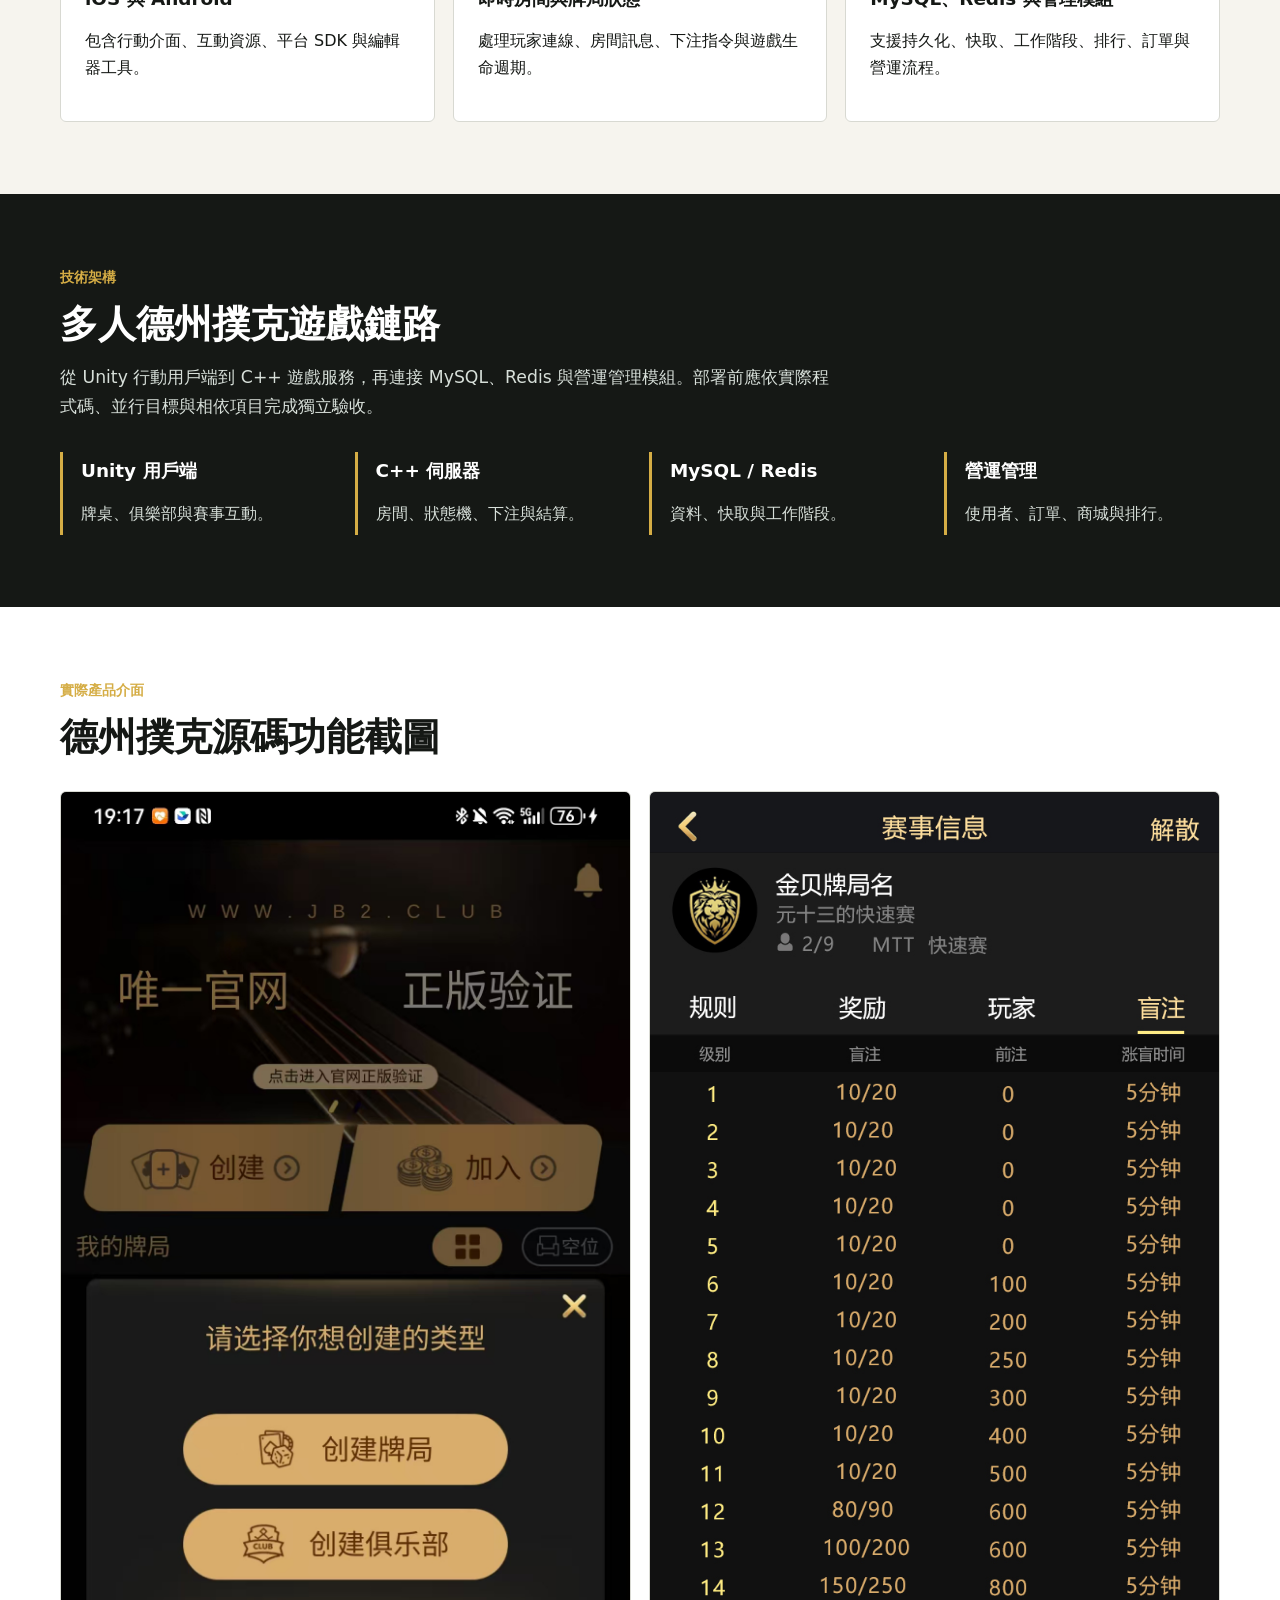
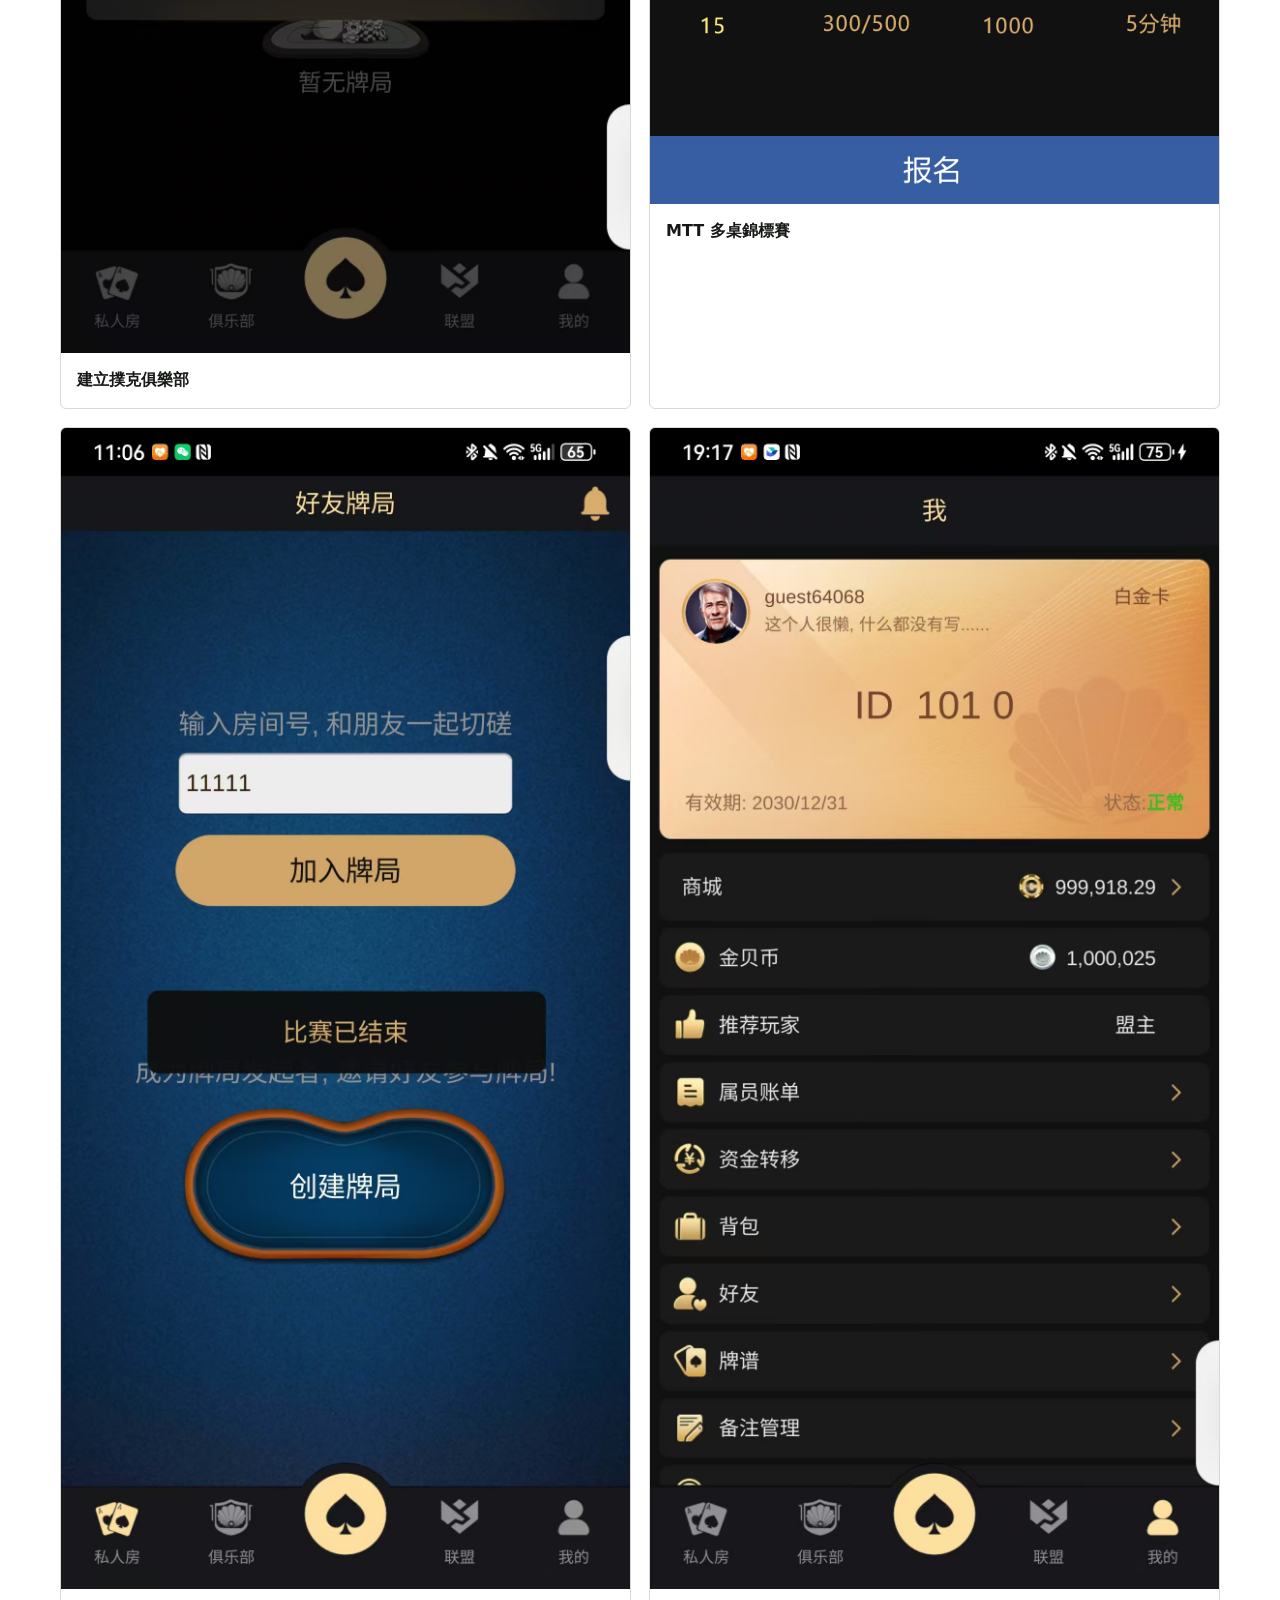
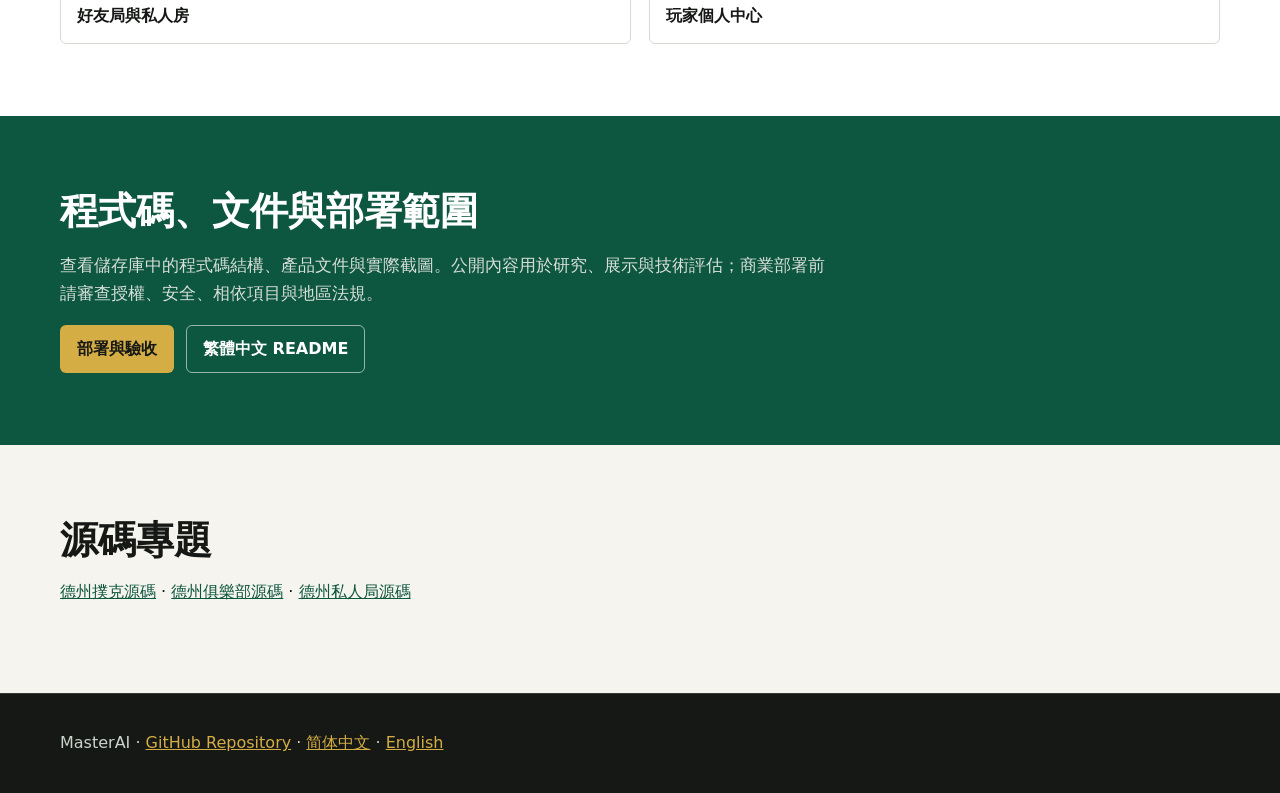
<file: docs/zh-tw/index.html>
<!doctype html><html lang="zh-Hant"><head><meta charset="utf-8"><meta name="viewport" content="width=device-width, initial-scale=1"><title>德州撲克源碼（德州源碼）完整解決方案 | Unity 與 C++</title><meta name="description" content="德州撲克源碼（德州源碼）完整解決方案，包含 Unity 用戶端、C++ 多人遊戲伺服器、撲克俱樂部、私人房、MTT、SNG、MySQL 與 Redis。"><link rel="canonical" href="https://masterai-top.github.io/Texas-Holdem-Poker-Source-Code/zh-tw/"><link rel="alternate" hreflang="zh-Hans" href="https://masterai-top.github.io/Texas-Holdem-Poker-Source-Code/zh-cn/"><link rel="alternate" hreflang="zh-Hant" href="https://masterai-top.github.io/Texas-Holdem-Poker-Source-Code/zh-tw/"><link rel="alternate" hreflang="en" href="https://masterai-top.github.io/Texas-Holdem-Poker-Source-Code/en/"><link rel="alternate" hreflang="x-default" href="https://masterai-top.github.io/Texas-Holdem-Poker-Source-Code/zh-cn/"><meta property="og:title" content="德州撲克源碼完整解決方案"><meta property="og:description" content="Unity 用戶端、C++ 遊戲伺服器、撲克俱樂部、私人房及 MTT/SNG 賽事模組。"><meta property="og:type" content="website"><meta property="og:locale" content="zh_TW"><meta property="og:url" content="https://masterai-top.github.io/Texas-Holdem-Poker-Source-Code/zh-tw/"><meta property="og:image" content="https://masterai-top.github.io/Texas-Holdem-Poker-Source-Code/Screenshots/poker-table-01.jpg"><meta name="twitter:card" content="summary_large_image"><link rel="stylesheet" href="../assets/styles.css"><script type="application/ld+json">{"@context":"https://schema.org","@type":"SoftwareSourceCode","name":"德州撲克源碼完整解決方案","alternateName":["德州源碼","Texas Holdem Poker Source Code"],"description":"包含 Unity 用戶端與 C++ 多人遊戲伺服器的德州撲克源碼專案。","codeRepository":"https://github.com/masterai-top/Texas-Holdem-Poker-Source-Code","programmingLanguage":["C++","C#","Java","Objective-C"],"runtimePlatform":["Unity","iOS","Android"],"inLanguage":"zh-Hant","author":{"@type":"Organization","name":"MasterAI","url":"https://github.com/masterai-top"}}</script></head><body>
<header class="site-header"><nav class="nav" aria-label="主導覽"><a class="brand" href="./">MasterAI Poker</a><div class="nav-links"><a href="#features">功能</a><a href="#architecture">架構</a><a href="#screens">截圖</a><a href="../zh-cn/">简体</a><a href="../en/">English</a><a href="https://github.com/masterai-top/Texas-Holdem-Poker-Source-Code">GitHub</a></div></nav></header><main><section class="hero"><img class="hero-media" src="../Screenshots/poker-table-01.jpg" alt="德州撲克源碼多人即時牌桌介面"><div class="hero-inner"><p class="eyebrow">Unity 用戶端 · C++ 遊戲伺服器</p><h1>德州撲克源碼（德州源碼）完整解決方案</h1><p>面向多人即時撲克產品，涵蓋行動用戶端、遊戲伺服器、俱樂部、聯盟、私人房、MTT、SNG、資料層與營運模組。</p><div class="actions"><a class="button" href="#features">查看系統功能</a><a class="button secondary" href="https://github.com/masterai-top/Texas-Holdem-Poker-Source-Code">查看 GitHub 原始碼</a></div></div></section>
<section class="band white"><div class="container"><p class="eyebrow">完整撲克平台</p><h2>從行動牌桌到多人即時遊戲服務</h2><p class="lead">專案使用 Unity 與 C# 建置 iOS、Android 用戶端，以 C++ 處理房間、牌局狀態、下注、結算與即時訊息，並透過 MySQL 與 Redis 管理持久資料、快取與工作階段。</p><div class="metrics"><div class="metric"><strong>10+</strong><span>專案資料所述玩法</span></div><div class="metric"><strong>2–6</strong><span>即時牌桌人數</span></div><div class="metric"><strong>MTT / SNG</strong><span>錦標賽模式</span></div><div class="metric"><strong>iOS / Android</strong><span>行動用戶端</span></div></div></div></section>
<section class="band" id="features"><div class="container"><p class="eyebrow">產品範圍</p><h2>德州撲克系統核心功能</h2><div class="feature-grid"><article class="feature"><strong>撲克玩法</strong><h3>德州、奧馬哈與短牌</h3><p>涵蓋下注、牌局狀態、結算與多種撲克玩法流程。</p></article><article class="feature"><strong>俱樂部系統</strong><h3>聯盟、私人房與好友局</h3><p>包含俱樂部管理、邀請、聯盟關係與俱樂部幣模組。</p></article><article class="feature"><strong>賽事系統</strong><h3>MTT 與 SNG</h3><p>支援賽事報名、牌桌管理、多桌錦標賽與排名流程。</p></article><article class="feature"><strong>Unity 用戶端</strong><h3>iOS 與 Android</h3><p>包含行動介面、互動資源、平台 SDK 與編輯器工具。</p></article><article class="feature"><strong>C++ 伺服器</strong><h3>即時房間與牌局狀態</h3><p>處理玩家連線、房間訊息、下注指令與遊戲生命週期。</p></article><article class="feature"><strong>資料與營運</strong><h3>MySQL、Redis 與管理模組</h3><p>支援持久化、快取、工作階段、排行、訂單與營運流程。</p></article></div></div></section>
<section class="band dark" id="architecture"><div class="container"><p class="eyebrow">技術架構</p><h2>多人德州撲克遊戲鏈路</h2><p class="lead">從 Unity 行動用戶端到 C++ 遊戲服務，再連接 MySQL、Redis 與營運管理模組。部署前應依實際程式碼、並行目標與相依項目完成獨立驗收。</p><div class="architecture-grid"><div class="architecture-step"><h3>Unity 用戶端</h3><p>牌桌、俱樂部與賽事互動。</p></div><div class="architecture-step"><h3>C++ 伺服器</h3><p>房間、狀態機、下注與結算。</p></div><div class="architecture-step"><h3>MySQL / Redis</h3><p>資料、快取與工作階段。</p></div><div class="architecture-step"><h3>營運管理</h3><p>使用者、訂單、商城與排行。</p></div></div></div></section>
<section class="band white" id="screens"><div class="container"><p class="eyebrow">實際產品介面</p><h2>德州撲克源碼功能截圖</h2><div class="gallery"><figure class="shot"><img loading="lazy" src="../Screenshots/create-club-02.jpg" alt="德州撲克俱樂部源碼建立俱樂部介面"><figcaption>建立撲克俱樂部</figcaption></figure><figure class="shot"><img loading="lazy" src="../Screenshots/mtt-tournament-03.jpg" alt="德州撲克 MTT 多桌錦標賽系統介面"><figcaption>MTT 多桌錦標賽</figcaption></figure><figure class="shot"><img loading="lazy" src="../Screenshots/private-table-04.jpg" alt="德州撲克好友局與私人房源碼介面"><figcaption>好友局與私人房</figcaption></figure><figure class="shot"><img loading="lazy" src="../Screenshots/player-profile-05.jpg" alt="德州撲克玩家個人中心介面"><figcaption>玩家個人中心</figcaption></figure></div></div></section>
<section class="band felt"><div class="container"><h2>程式碼、文件與部署範圍</h2><p class="lead">查看儲存庫中的程式碼結構、產品文件與實際截圖。公開內容用於研究、展示與技術評估；商業部署前請審查授權、安全、相依項目與地區法規。</p><div class="actions"><a class="button" href="../deployment.html">部署與驗收</a><a class="button secondary" href="https://github.com/masterai-top/Texas-Holdem-Poker-Source-Code/blob/main/README.zh-TW.md">繁體中文 README</a></div></div></section><section class="band"><div class="container"><h2>源碼專題</h2><p><a href="texas-holdem-source-code.html">德州撲克源碼</a> · <a href="poker-club-source-code.html">德州俱樂部源碼</a> · <a href="private-poker-game-source-code.html">德州私人局源碼</a></p></div></section></main><footer class="site-footer"><div class="container">MasterAI · <a href="https://github.com/masterai-top/Texas-Holdem-Poker-Source-Code">GitHub Repository</a> · <a href="../zh-cn/">简体中文</a> · <a href="../en/">English</a></div></footer></body></html>
</file>
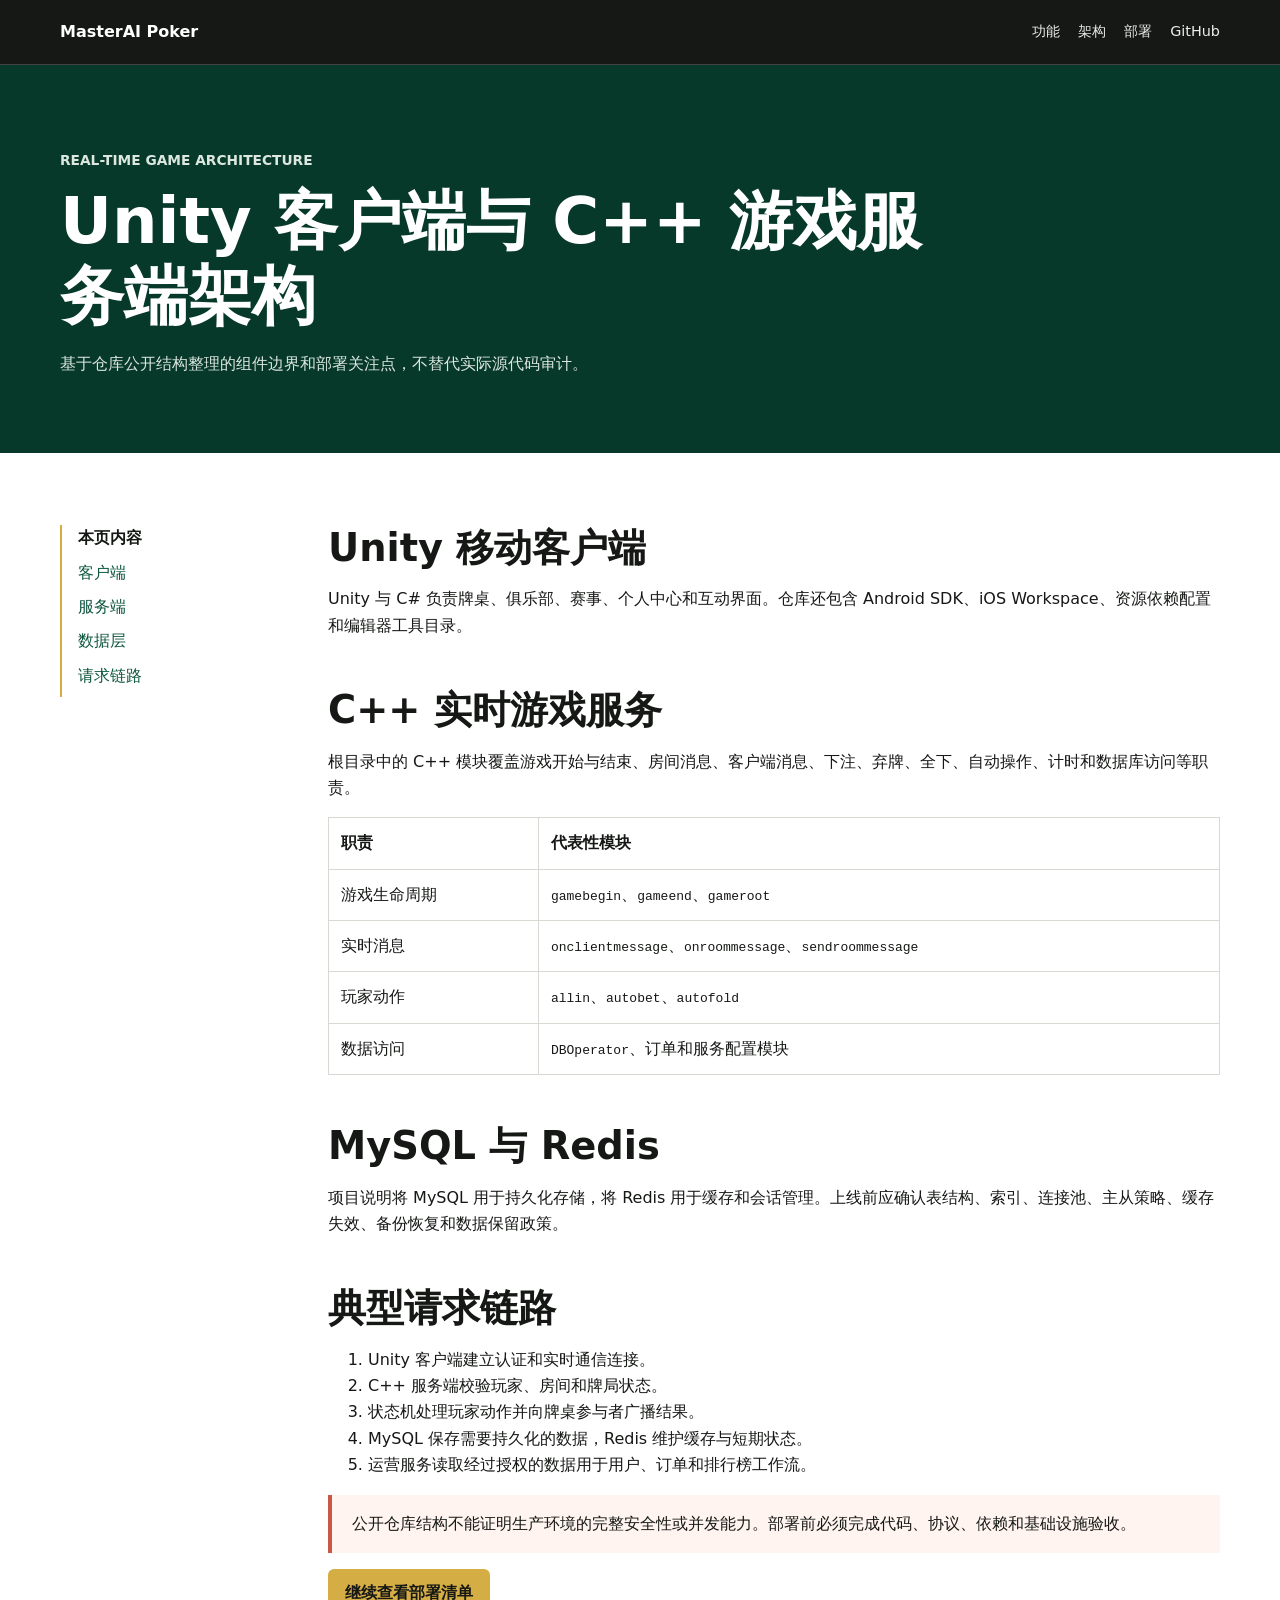
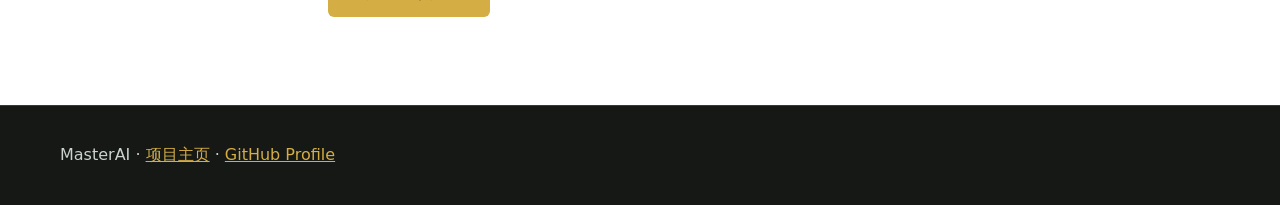
<file: docs/architecture.html>
<!doctype html>
<html lang="zh-CN">
<head>
  <meta charset="utf-8">
  <meta name="viewport" content="width=device-width, initial-scale=1">
  <title>德州扑克系统架构 | Unity、C++、MySQL 与 Redis</title>
  <meta name="description" content="MasterAI 德州扑克完整解决方案技术架构：Unity C# 移动客户端、C++ 实时游戏服务端、MySQL、Redis 和运营模块。">
  <link rel="canonical" href="https://masterai-top.github.io/Texas-Holdem-Poker-Source-Code/architecture.html">
  <link rel="stylesheet" href="assets/styles.css">
</head>
<body>
  <header class="site-header"><nav class="nav" aria-label="主导航"><a class="brand" href="index.html">MasterAI Poker</a><div class="nav-links"><a href="features.html">功能</a><a href="architecture.html">架构</a><a href="deployment.html">部署</a><a href="https://github.com/masterai-top/Texas-Holdem-Poker-Source-Code">GitHub</a></div></nav></header>
  <main>
    <section class="page-hero"><div class="container"><p class="eyebrow">Real-Time Game Architecture</p><h1>Unity 客户端与 C++ 游戏服务端架构</h1><p>基于仓库公开结构整理的组件边界和部署关注点，不替代实际源代码审计。</p></div></section>
    <section class="band white"><div class="container content-grid">
      <nav class="toc" aria-label="本页目录"><strong>本页内容</strong><a href="#client">客户端</a><a href="#server">服务端</a><a href="#data">数据层</a><a href="#flow">请求链路</a></nav>
      <div class="prose">
        <section id="client"><h2>Unity 移动客户端</h2><p>Unity 与 C# 负责牌桌、俱乐部、赛事、个人中心和互动界面。仓库还包含 Android SDK、iOS Workspace、资源依赖配置和编辑器工具目录。</p></section>
        <section id="server"><h2>C++ 实时游戏服务</h2><p>根目录中的 C++ 模块覆盖游戏开始与结束、房间消息、客户端消息、下注、弃牌、全下、自动操作、计时和数据库访问等职责。</p><table><thead><tr><th>职责</th><th>代表性模块</th></tr></thead><tbody><tr><td>游戏生命周期</td><td><code>gamebegin</code>、<code>gameend</code>、<code>gameroot</code></td></tr><tr><td>实时消息</td><td><code>onclientmessage</code>、<code>onroommessage</code>、<code>sendroommessage</code></td></tr><tr><td>玩家动作</td><td><code>allin</code>、<code>autobet</code>、<code>autofold</code></td></tr><tr><td>数据访问</td><td><code>DBOperator</code>、订单和服务配置模块</td></tr></tbody></table></section>
        <section id="data"><h2>MySQL 与 Redis</h2><p>项目说明将 MySQL 用于持久化存储，将 Redis 用于缓存和会话管理。上线前应确认表结构、索引、连接池、主从策略、缓存失效、备份恢复和数据保留政策。</p></section>
        <section id="flow"><h2>典型请求链路</h2><ol><li>Unity 客户端建立认证和实时通信连接。</li><li>C++ 服务端校验玩家、房间和牌局状态。</li><li>状态机处理玩家动作并向牌桌参与者广播结果。</li><li>MySQL 保存需要持久化的数据，Redis 维护缓存与短期状态。</li><li>运营服务读取经过授权的数据用于用户、订单和排行榜工作流。</li></ol><div class="notice">公开仓库结构不能证明生产环境的完整安全性或并发能力。部署前必须完成代码、协议、依赖和基础设施验收。</div><p><a class="button" href="deployment.html">继续查看部署清单</a></p></section>
      </div>
    </div></section>
  </main>
  <footer class="site-footer"><div class="container">MasterAI · <a href="index.html">项目主页</a> · <a href="https://github.com/masterai-top">GitHub Profile</a></div></footer>
</body>
</html>
</file>
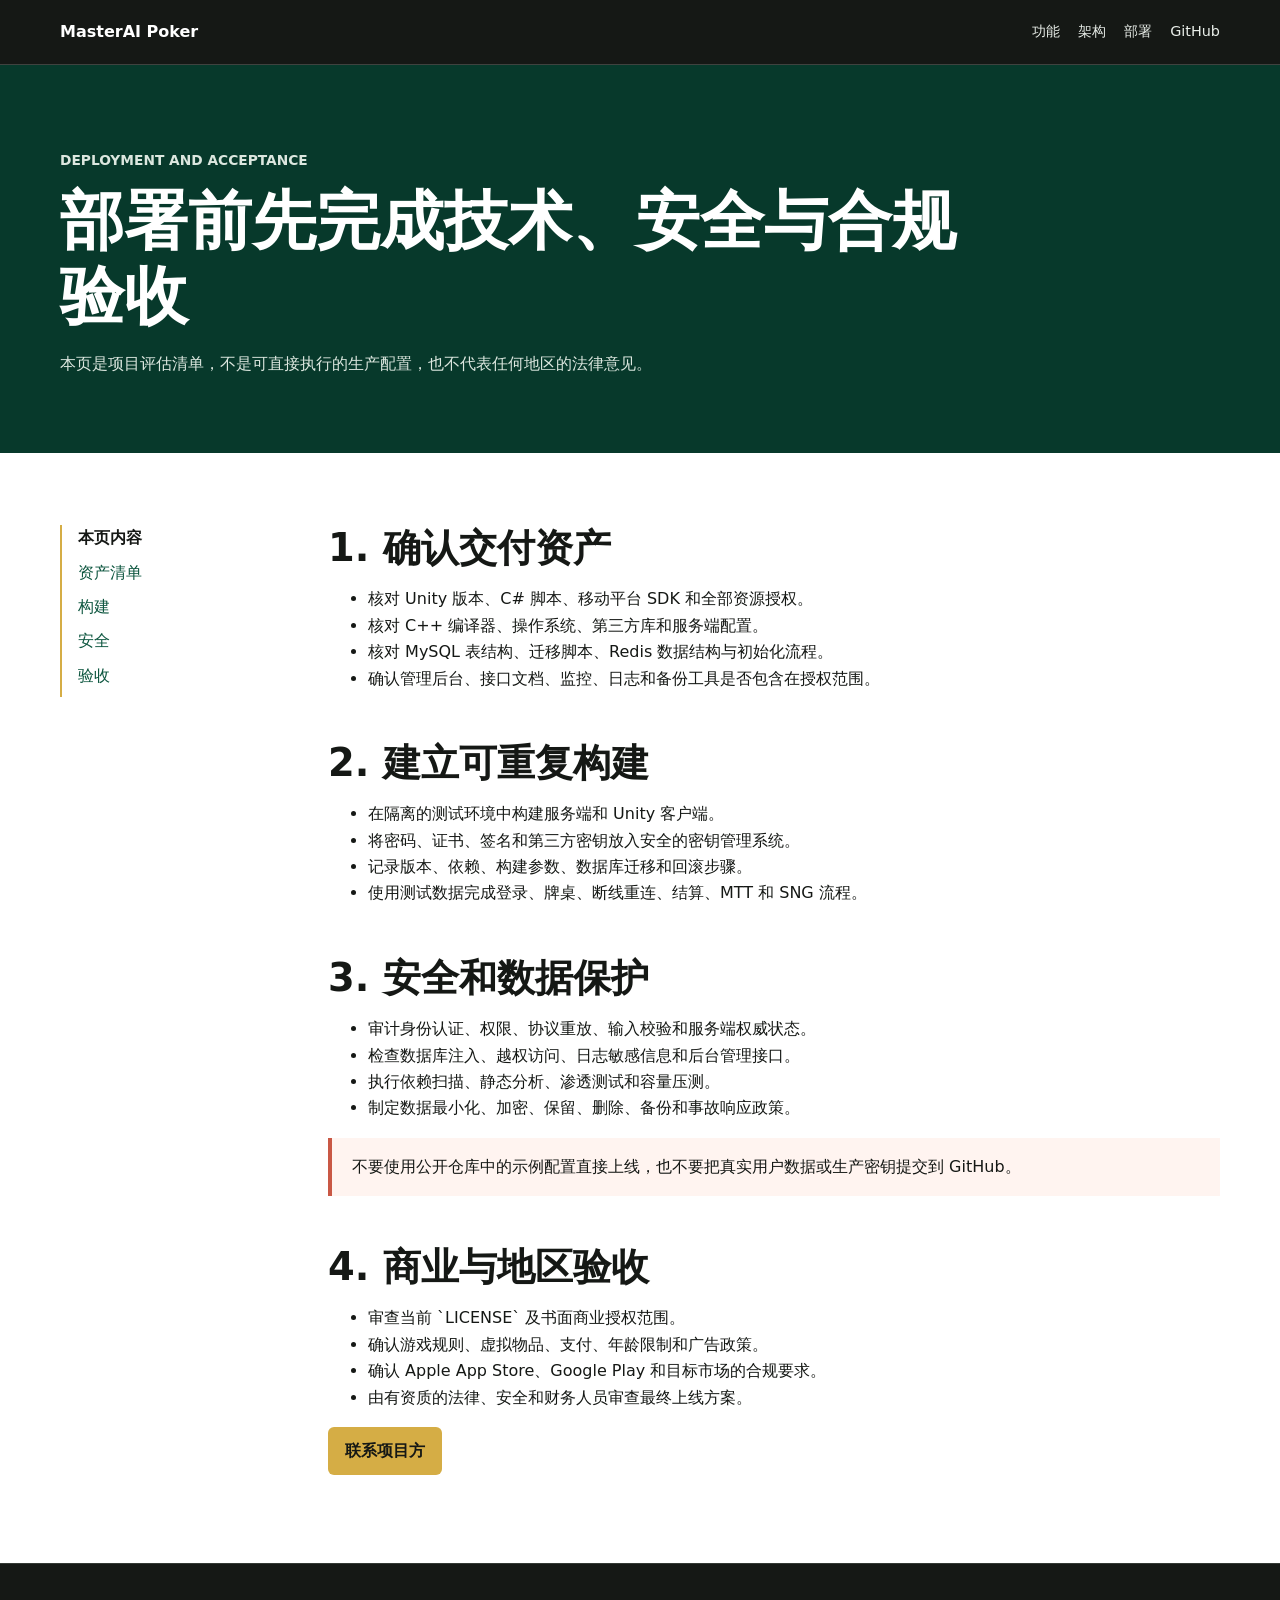
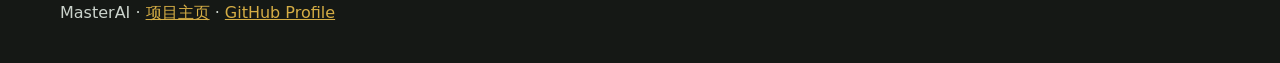
<file: docs/deployment.html>
<!doctype html>
<html lang="zh-CN">
<head>
  <meta charset="utf-8">
  <meta name="viewport" content="width=device-width, initial-scale=1">
  <title>德州扑克源码部署与验收 | Unity 和 C++ 项目清单</title>
  <meta name="description" content="德州扑克 Unity 客户端和 C++ 服务端部署、依赖、安全、数据库、移动平台和上线验收清单。">
  <link rel="canonical" href="https://masterai-top.github.io/Texas-Holdem-Poker-Source-Code/deployment.html">
  <link rel="stylesheet" href="assets/styles.css">
</head>
<body>
  <header class="site-header"><nav class="nav" aria-label="主导航"><a class="brand" href="index.html">MasterAI Poker</a><div class="nav-links"><a href="features.html">功能</a><a href="architecture.html">架构</a><a href="deployment.html">部署</a><a href="https://github.com/masterai-top/Texas-Holdem-Poker-Source-Code">GitHub</a></div></nav></header>
  <main>
    <section class="page-hero"><div class="container"><p class="eyebrow">Deployment and Acceptance</p><h1>部署前先完成技术、安全与合规验收</h1><p>本页是项目评估清单，不是可直接执行的生产配置，也不代表任何地区的法律意见。</p></div></section>
    <section class="band white"><div class="container content-grid">
      <nav class="toc" aria-label="本页目录"><strong>本页内容</strong><a href="#inventory">资产清单</a><a href="#build">构建</a><a href="#security">安全</a><a href="#acceptance">验收</a></nav>
      <div class="prose">
        <section id="inventory"><h2>1. 确认交付资产</h2><ul><li>核对 Unity 版本、C# 脚本、移动平台 SDK 和全部资源授权。</li><li>核对 C++ 编译器、操作系统、第三方库和服务端配置。</li><li>核对 MySQL 表结构、迁移脚本、Redis 数据结构与初始化流程。</li><li>确认管理后台、接口文档、监控、日志和备份工具是否包含在授权范围。</li></ul></section>
        <section id="build"><h2>2. 建立可重复构建</h2><ul><li>在隔离的测试环境中构建服务端和 Unity 客户端。</li><li>将密码、证书、签名和第三方密钥放入安全的密钥管理系统。</li><li>记录版本、依赖、构建参数、数据库迁移和回滚步骤。</li><li>使用测试数据完成登录、牌桌、断线重连、结算、MTT 和 SNG 流程。</li></ul></section>
        <section id="security"><h2>3. 安全和数据保护</h2><ul><li>审计身份认证、权限、协议重放、输入校验和服务端权威状态。</li><li>检查数据库注入、越权访问、日志敏感信息和后台管理接口。</li><li>执行依赖扫描、静态分析、渗透测试和容量压测。</li><li>制定数据最小化、加密、保留、删除、备份和事故响应政策。</li></ul><div class="notice">不要使用公开仓库中的示例配置直接上线，也不要把真实用户数据或生产密钥提交到 GitHub。</div></section>
        <section id="acceptance"><h2>4. 商业与地区验收</h2><ul><li>审查当前 `LICENSE` 及书面商业授权范围。</li><li>确认游戏规则、虚拟物品、支付、年龄限制和广告政策。</li><li>确认 Apple App Store、Google Play 和目标市场的合规要求。</li><li>由有资质的法律、安全和财务人员审查最终上线方案。</li></ul><p><a class="button" href="mailto:masterai918@gmail.com">联系项目方</a></p></section>
      </div>
    </div></section>
  </main>
  <footer class="site-footer"><div class="container">MasterAI · <a href="index.html">项目主页</a> · <a href="https://github.com/masterai-top">GitHub Profile</a></div></footer>
</body>
</html>
</file>
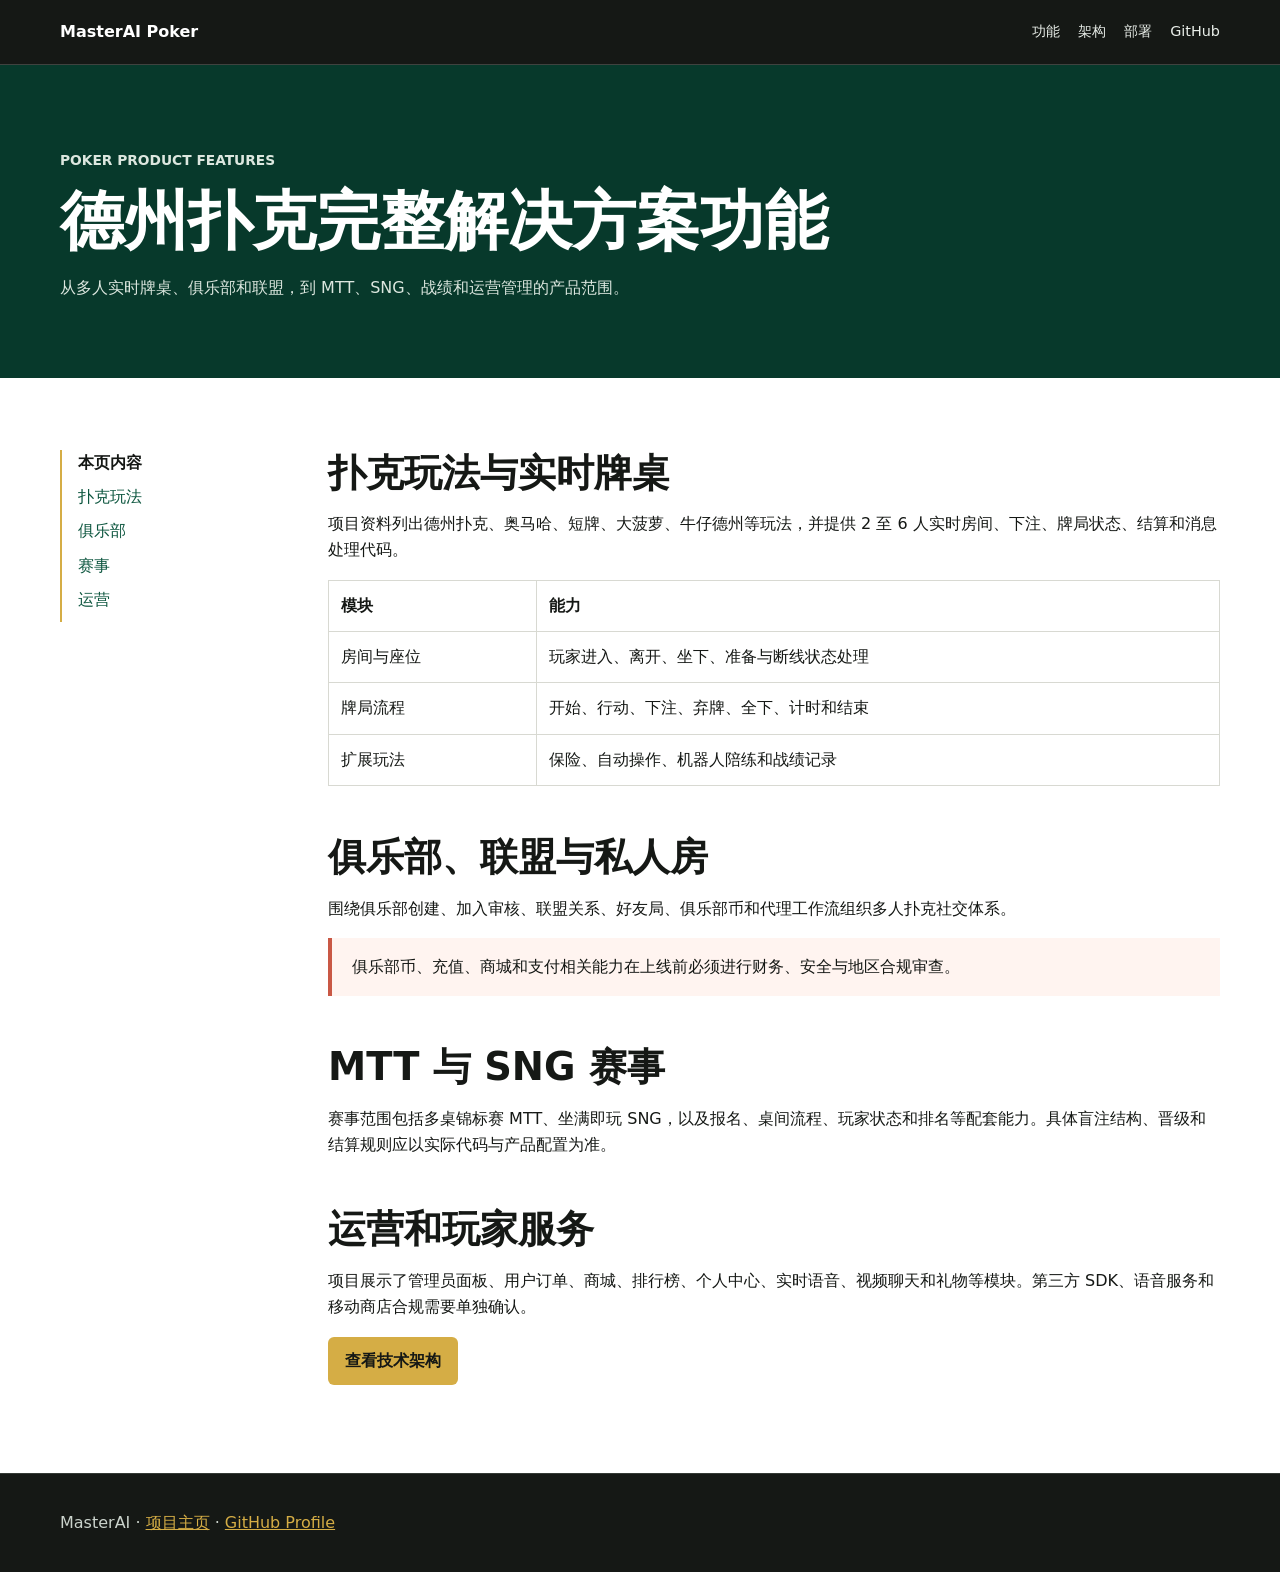
<file: docs/features.html>
<!doctype html>
<html lang="zh-CN">
<head>
  <meta charset="utf-8">
  <meta name="viewport" content="width=device-width, initial-scale=1">
  <title>德州扑克源码功能 | 俱乐部、私人房、MTT 与 SNG</title>
  <meta name="description" content="查看 MasterAI 德州扑克源码的玩法、俱乐部、联盟、私人房、MTT、SNG、实时对战和运营管理功能。">
  <link rel="canonical" href="https://masterai-top.github.io/Texas-Holdem-Poker-Source-Code/features.html">
  <link rel="stylesheet" href="assets/styles.css">
</head>
<body>
  <header class="site-header"><nav class="nav" aria-label="主导航"><a class="brand" href="index.html">MasterAI Poker</a><div class="nav-links"><a href="features.html">功能</a><a href="architecture.html">架构</a><a href="deployment.html">部署</a><a href="https://github.com/masterai-top/Texas-Holdem-Poker-Source-Code">GitHub</a></div></nav></header>
  <main>
    <section class="page-hero"><div class="container"><p class="eyebrow">Poker Product Features</p><h1>德州扑克完整解决方案功能</h1><p>从多人实时牌桌、俱乐部和联盟，到 MTT、SNG、战绩和运营管理的产品范围。</p></div></section>
    <section class="band white"><div class="container content-grid">
      <nav class="toc" aria-label="本页目录"><strong>本页内容</strong><a href="#games">扑克玩法</a><a href="#clubs">俱乐部</a><a href="#tournaments">赛事</a><a href="#operations">运营</a></nav>
      <div class="prose">
        <section id="games"><h2>扑克玩法与实时牌桌</h2><p>项目资料列出德州扑克、奥马哈、短牌、大菠萝、牛仔德州等玩法，并提供 2 至 6 人实时房间、下注、牌局状态、结算和消息处理代码。</p><table><thead><tr><th>模块</th><th>能力</th></tr></thead><tbody><tr><td>房间与座位</td><td>玩家进入、离开、坐下、准备与断线状态处理</td></tr><tr><td>牌局流程</td><td>开始、行动、下注、弃牌、全下、计时和结束</td></tr><tr><td>扩展玩法</td><td>保险、自动操作、机器人陪练和战绩记录</td></tr></tbody></table></section>
        <section id="clubs"><h2>俱乐部、联盟与私人房</h2><p>围绕俱乐部创建、加入审核、联盟关系、好友局、俱乐部币和代理工作流组织多人扑克社交体系。</p><div class="notice">俱乐部币、充值、商城和支付相关能力在上线前必须进行财务、安全与地区合规审查。</div></section>
        <section id="tournaments"><h2>MTT 与 SNG 赛事</h2><p>赛事范围包括多桌锦标赛 MTT、坐满即玩 SNG，以及报名、桌间流程、玩家状态和排名等配套能力。具体盲注结构、晋级和结算规则应以实际代码与产品配置为准。</p></section>
        <section id="operations"><h2>运营和玩家服务</h2><p>项目展示了管理员面板、用户订单、商城、排行榜、个人中心、实时语音、视频聊天和礼物等模块。第三方 SDK、语音服务和移动商店合规需要单独确认。</p><p><a class="button" href="architecture.html">查看技术架构</a></p></section>
      </div>
    </div></section>
  </main>
  <footer class="site-footer"><div class="container">MasterAI · <a href="index.html">项目主页</a> · <a href="https://github.com/masterai-top">GitHub Profile</a></div></footer>
</body>
</html>
</file>
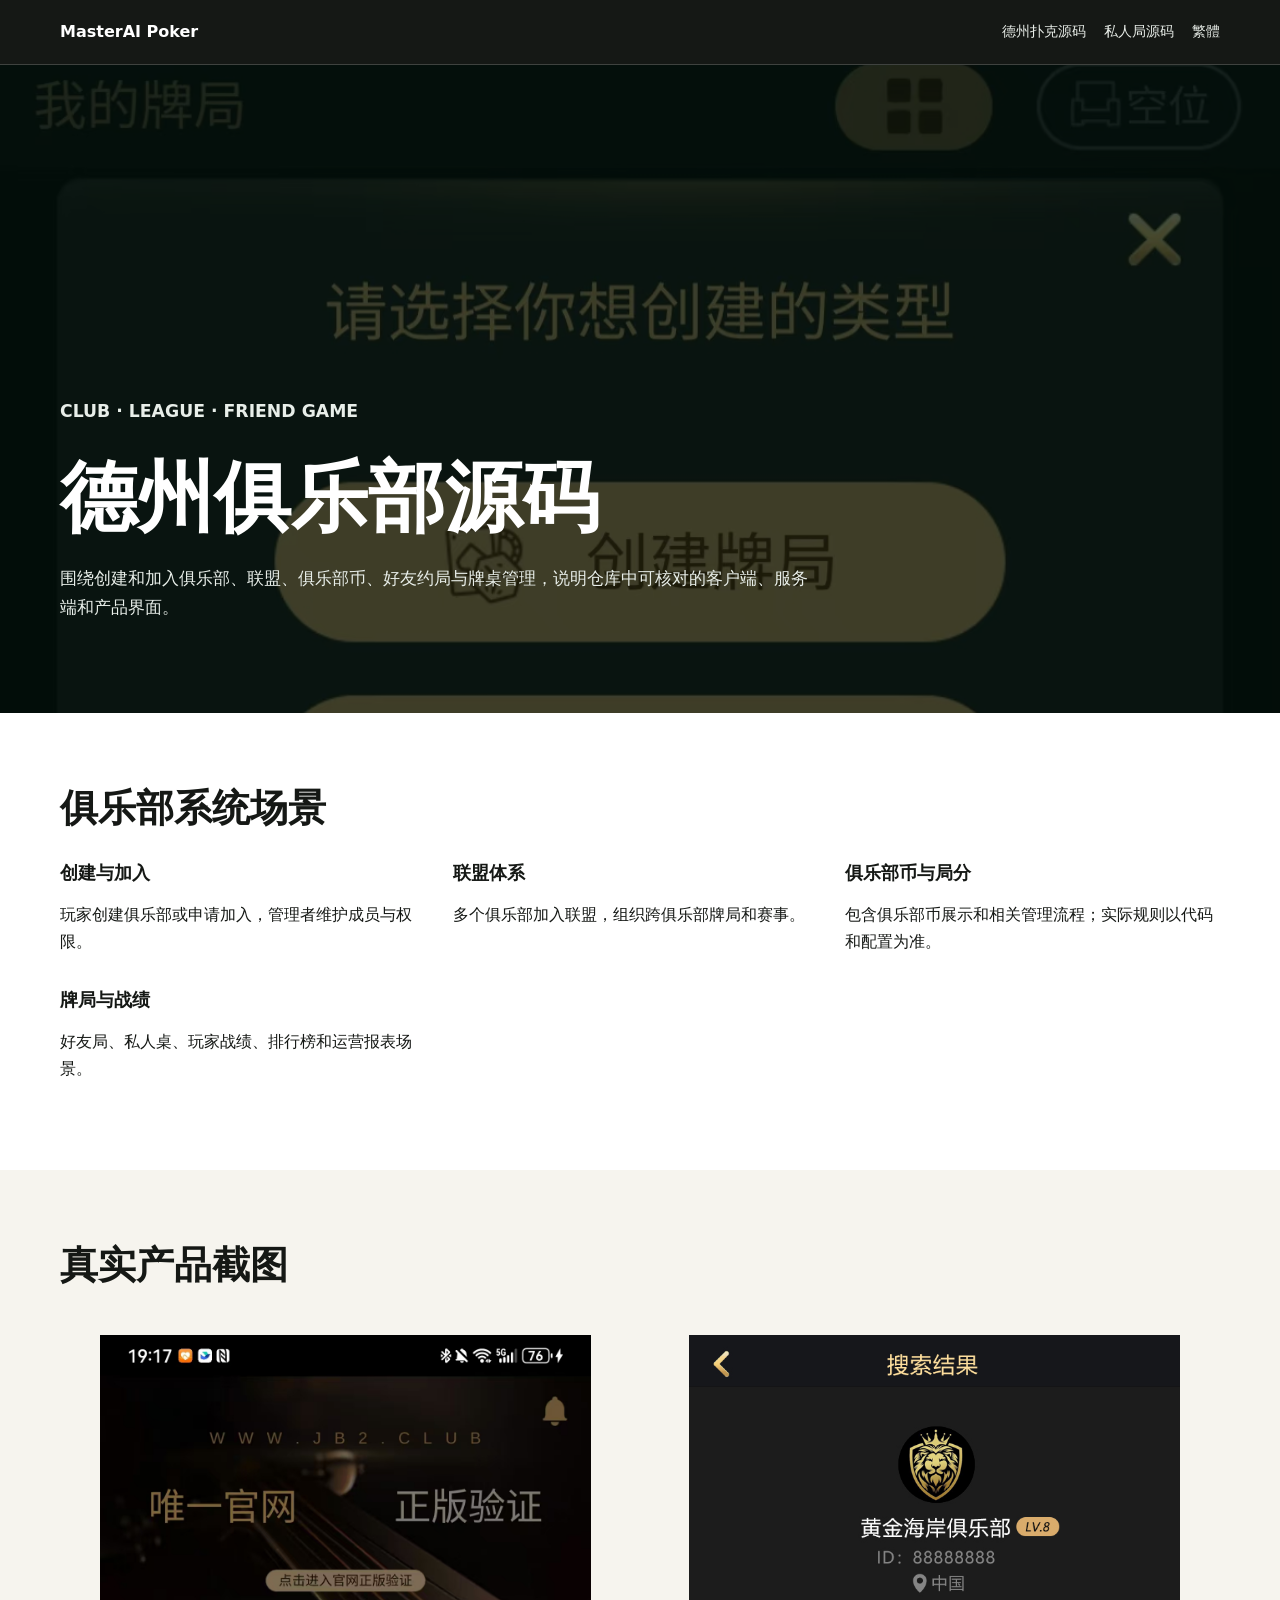
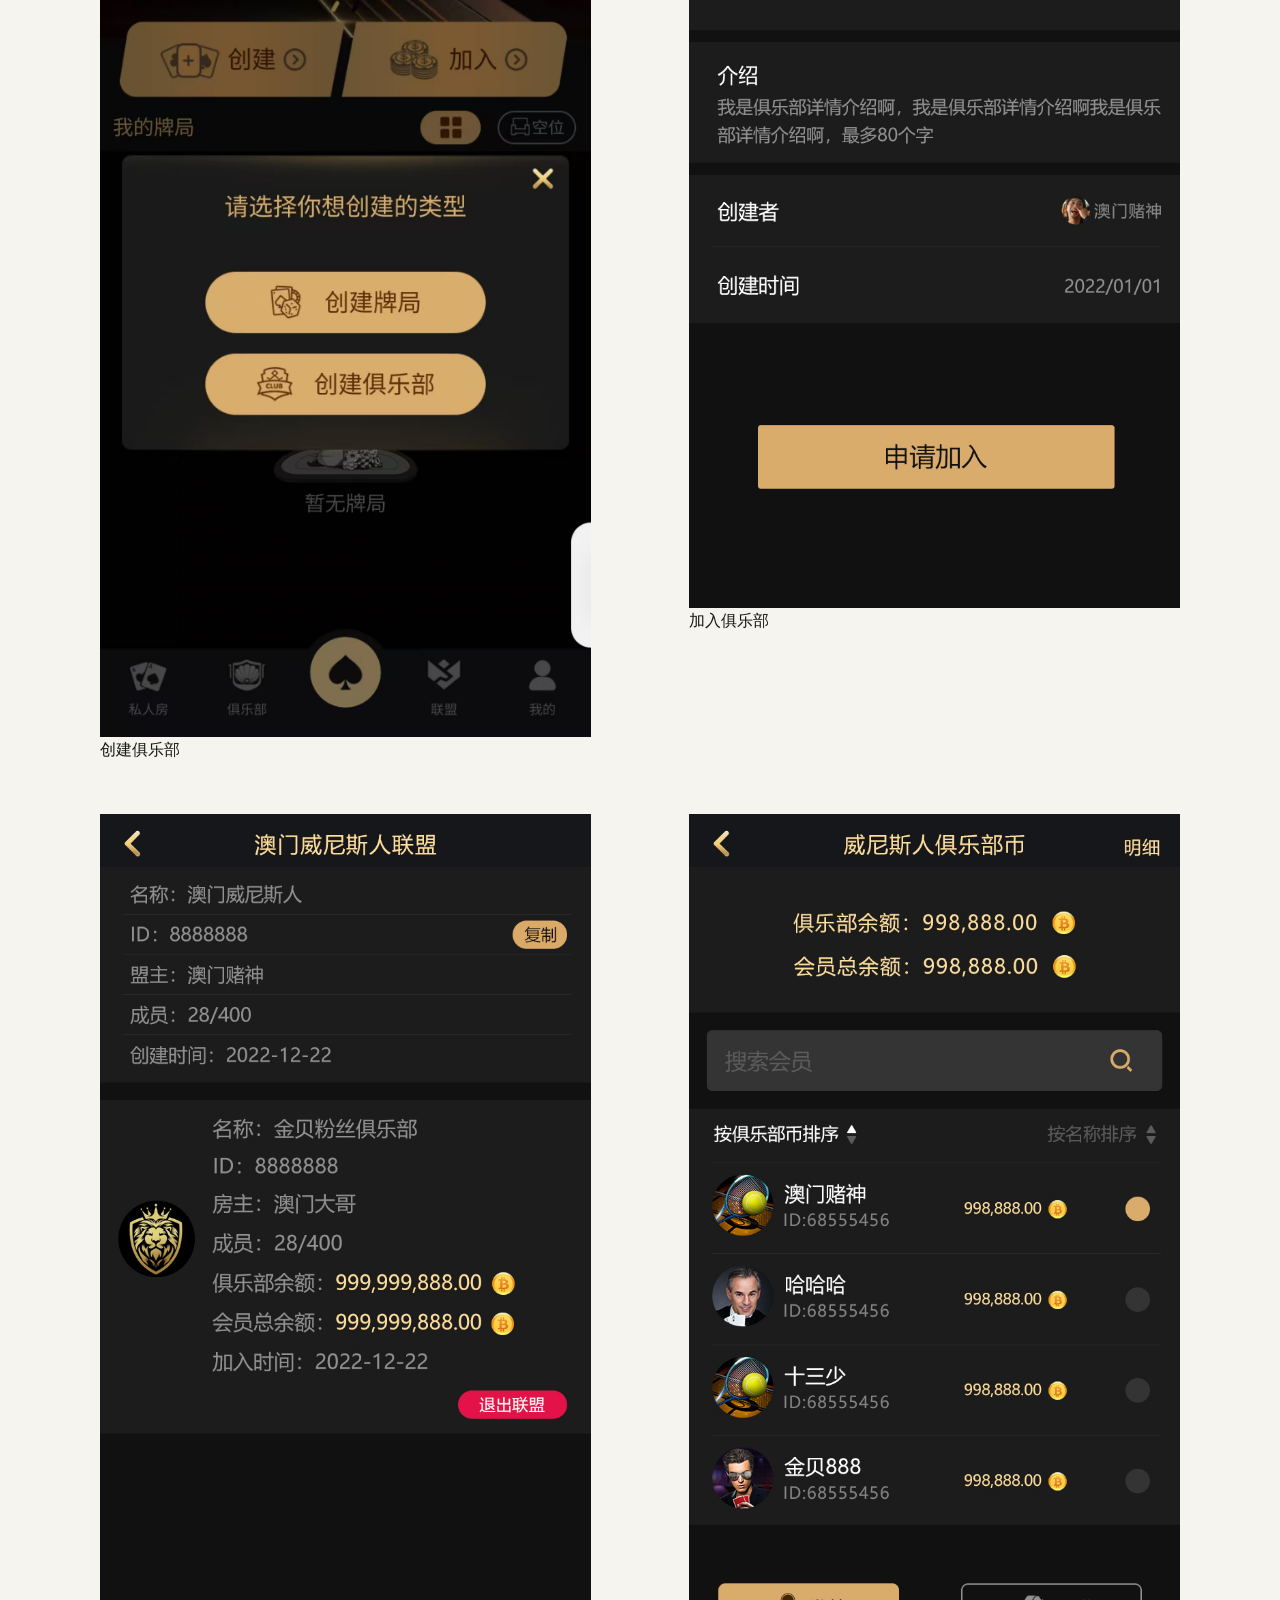
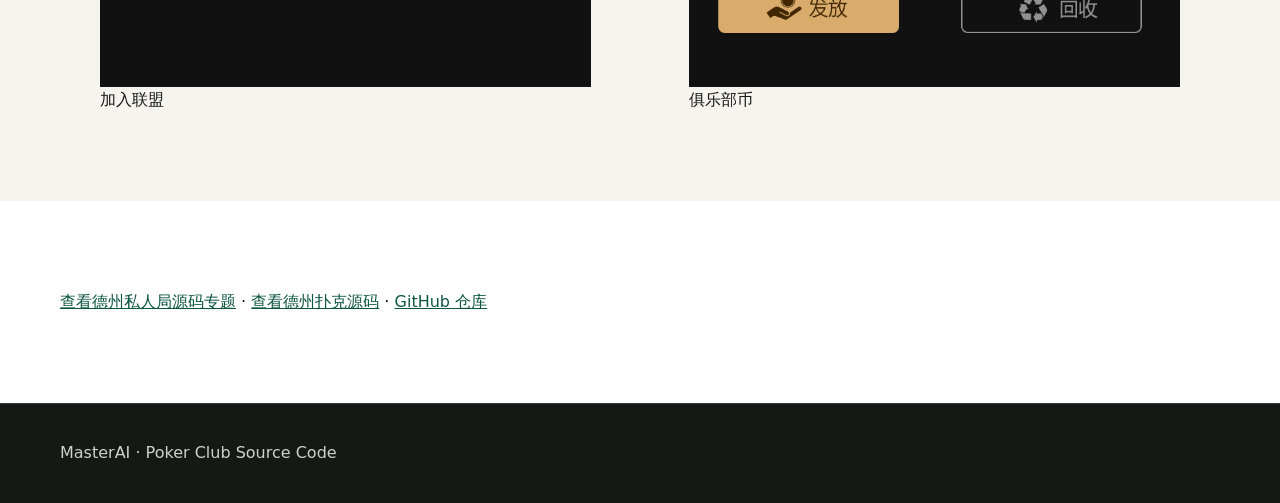
<file: docs/zh-cn/poker-club-source-code.html>
<!doctype html><html lang="zh-Hans"><head><meta charset="utf-8"><meta name="viewport" content="width=device-width,initial-scale=1"><title>德州俱乐部源码｜俱乐部、联盟与好友局系统</title><meta name="description" content="德州俱乐部源码专题：创建和加入俱乐部、联盟、俱乐部币、好友局、私人桌、成员与牌局管理，以及 Unity/Cocos 客户端和 C++ 服务端。"><meta name="robots" content="index,follow,max-image-preview:large"><link rel="canonical" href="https://masterai-top.github.io/Texas-Holdem-Poker-Source-Code/zh-cn/poker-club-source-code.html"><link rel="alternate" hreflang="zh-Hans" href="https://masterai-top.github.io/Texas-Holdem-Poker-Source-Code/zh-cn/poker-club-source-code.html"><link rel="alternate" hreflang="zh-Hant" href="https://masterai-top.github.io/Texas-Holdem-Poker-Source-Code/zh-tw/poker-club-source-code.html"><link rel="alternate" hreflang="x-default" href="https://masterai-top.github.io/Texas-Holdem-Poker-Source-Code/zh-cn/poker-club-source-code.html"><meta property="og:image" content="https://masterai-top.github.io/Texas-Holdem-Poker-Source-Code/Screenshots/创建俱乐部.jpg"><link rel="stylesheet" href="../assets/styles.css"></head><body><header class="site-header"><nav class="nav"><a class="brand" href="./">MasterAI Poker</a><div class="nav-links"><a href="texas-holdem-source-code.html">德州扑克源码</a><a href="private-poker-game-source-code.html">私人局源码</a><a href="../zh-tw/poker-club-source-code.html">繁體</a></div></nav></header><main><section class="hero"><img class="hero-media" src="../Screenshots/创建俱乐部.jpg" alt="德州俱乐部源码创建俱乐部界面"><div class="hero-inner"><p class="eyebrow">Club · League · Friend Game</p><h1>德州俱乐部源码</h1><p>围绕创建和加入俱乐部、联盟、俱乐部币、好友约局与牌桌管理，说明仓库中可核对的客户端、服务端和产品界面。</p></div></section><section class="band white"><div class="container"><h2>俱乐部系统场景</h2><div class="feature-grid"><article class="feature-item"><h3>创建与加入</h3><p>玩家创建俱乐部或申请加入，管理者维护成员与权限。</p></article><article class="feature-item"><h3>联盟体系</h3><p>多个俱乐部加入联盟，组织跨俱乐部牌局和赛事。</p></article><article class="feature-item"><h3>俱乐部币与局分</h3><p>包含俱乐部币展示和相关管理流程；实际规则以代码和配置为准。</p></article><article class="feature-item"><h3>牌局与战绩</h3><p>好友局、私人桌、玩家战绩、排行榜和运营报表场景。</p></article></div></div></section><section class="band"><div class="container"><h2>真实产品截图</h2><div class="gallery"><figure><img src="../Screenshots/创建俱乐部.jpg" alt="创建德州扑克俱乐部"><figcaption>创建俱乐部</figcaption></figure><figure><img src="../Screenshots/申请加入俱乐部.jpg" alt="申请加入德州扑克俱乐部"><figcaption>加入俱乐部</figcaption></figure><figure><img src="../Screenshots/加入联盟.jpg" alt="德州扑克俱乐部加入联盟"><figcaption>加入联盟</figcaption></figure><figure><img src="../Screenshots/俱乐部币.jpg" alt="德州扑克俱乐部币"><figcaption>俱乐部币</figcaption></figure></div></div></section><section class="band white"><div class="container"><p><a href="private-poker-game-source-code.html">查看德州私人局源码专题</a> · <a href="texas-holdem-source-code.html">查看德州扑克源码</a> · <a href="https://github.com/masterai-top/Texas-Holdem-Poker-Source-Code">GitHub 仓库</a></p></div></section></main><footer class="site-footer"><div class="container">MasterAI · Poker Club Source Code</div></footer></body></html>
</file>
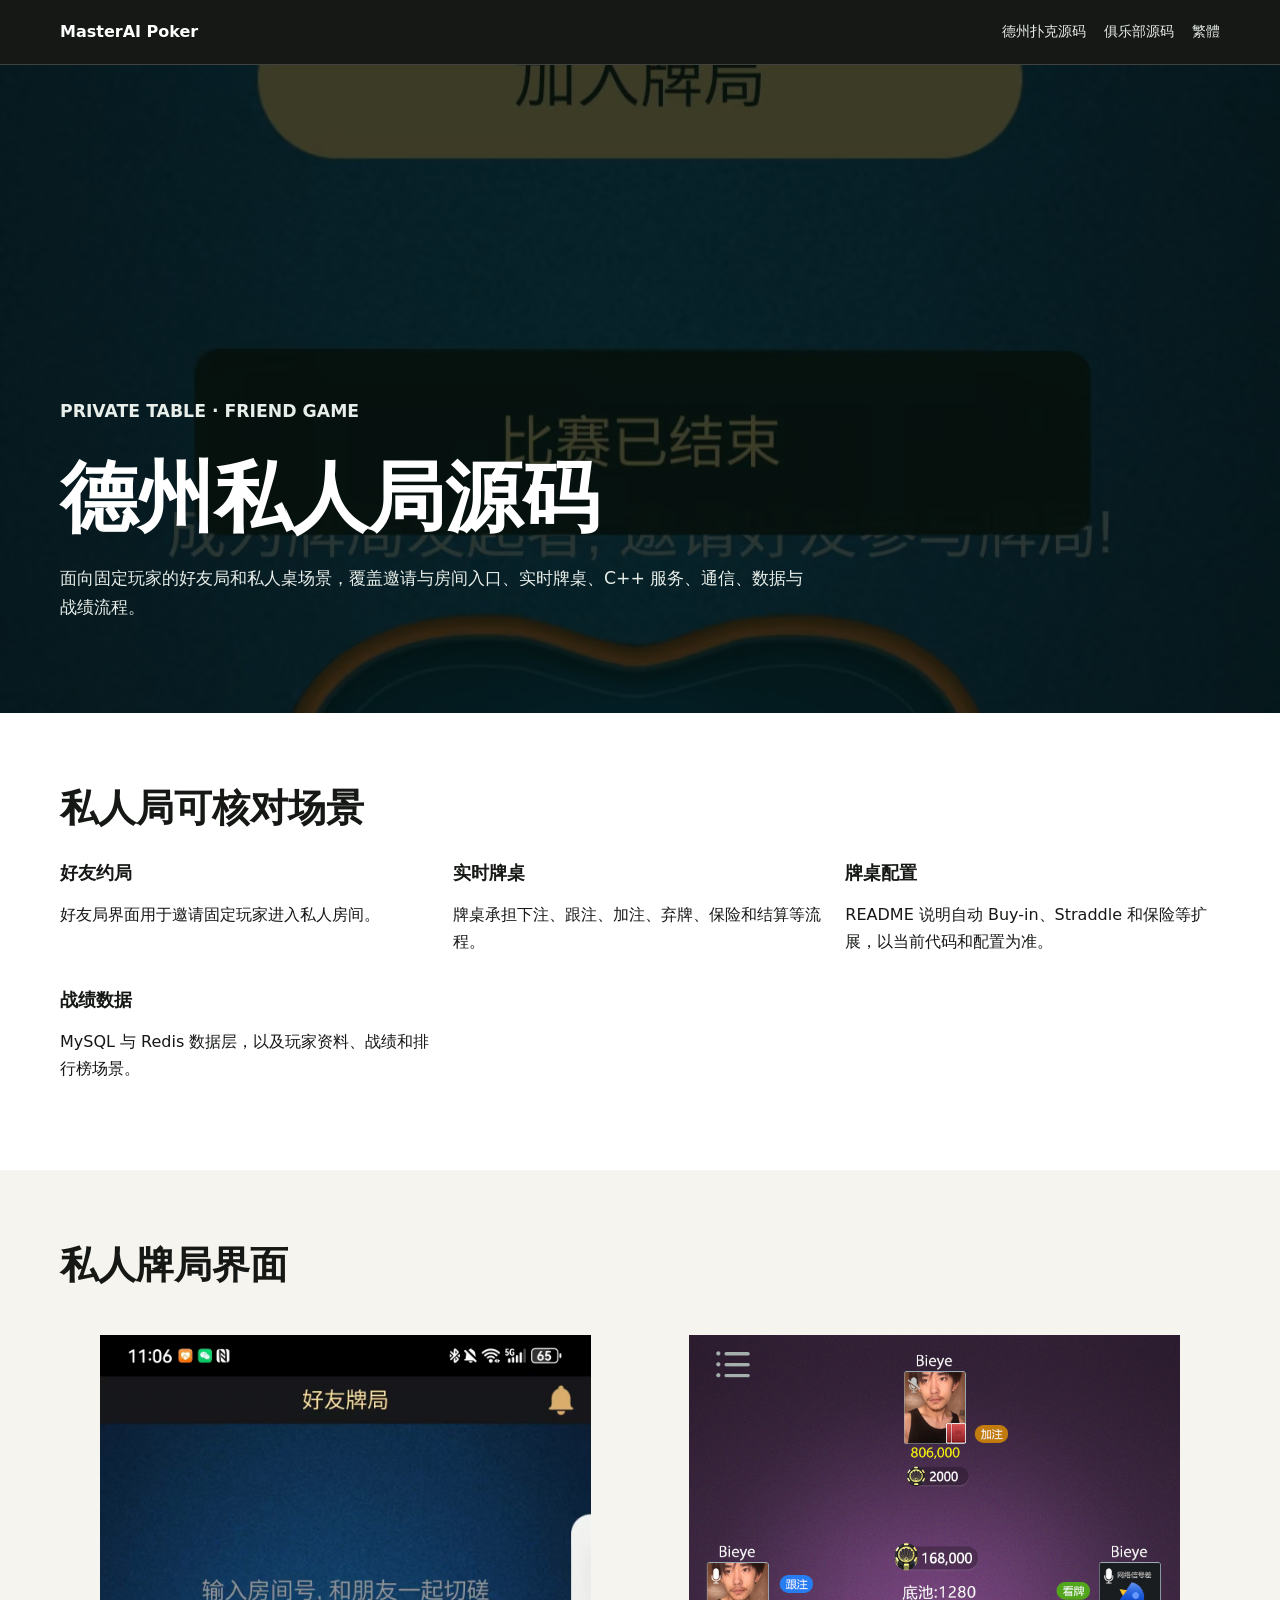
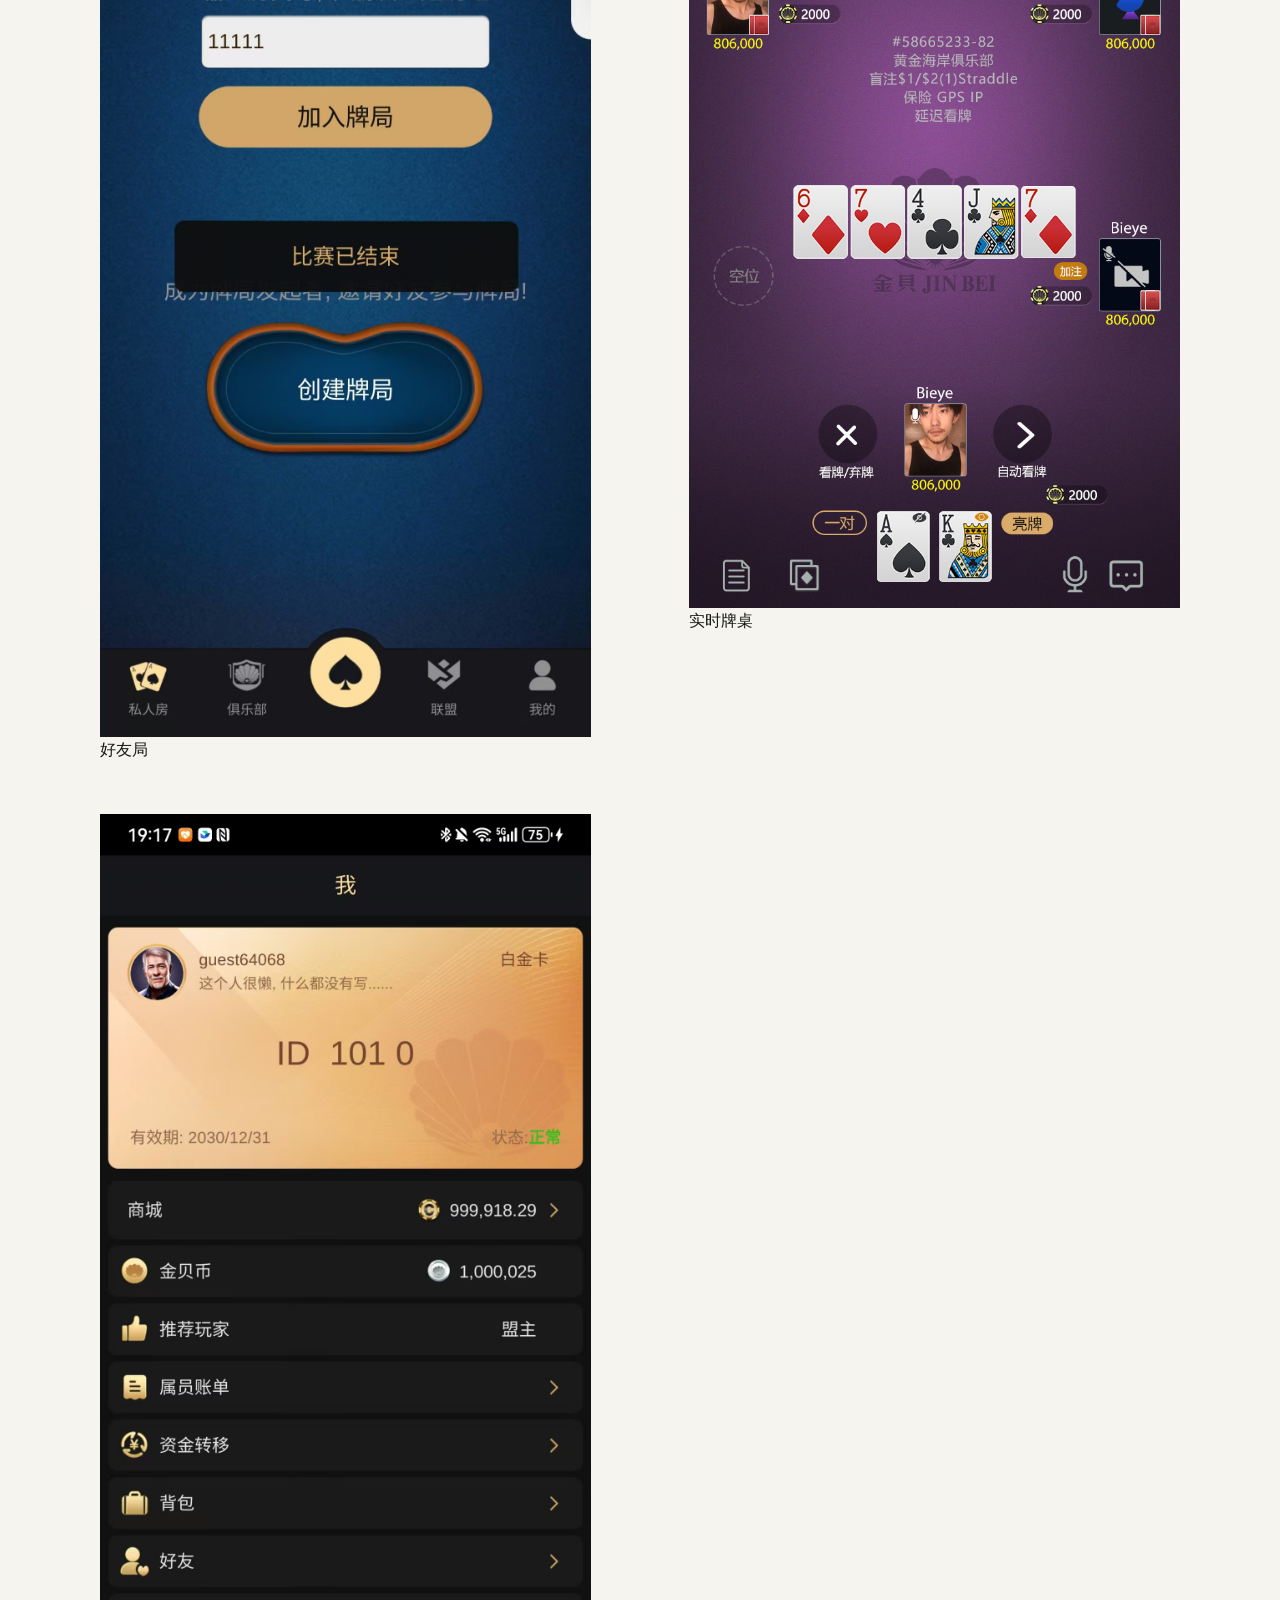
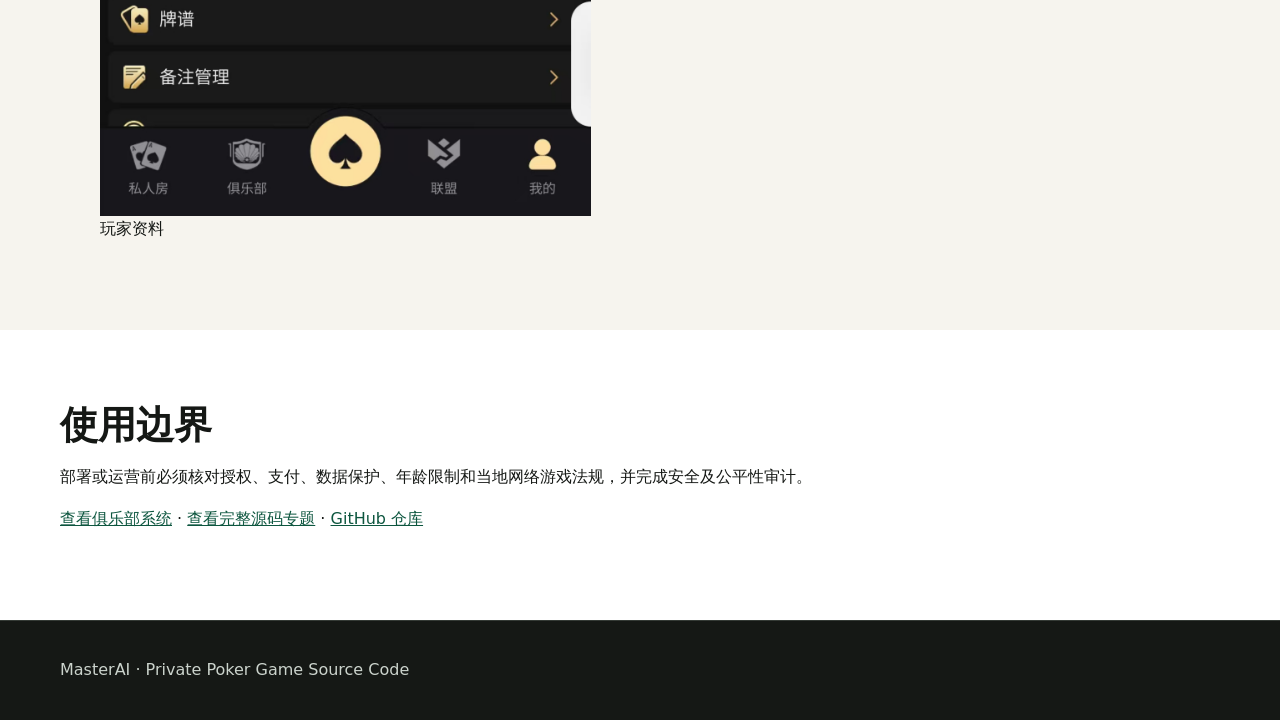
<file: docs/zh-cn/private-poker-game-source-code.html>
<!doctype html><html lang="zh-Hans"><head><meta charset="utf-8"><meta name="viewport" content="width=device-width,initial-scale=1"><title>德州私人局源码｜好友局、私人桌与实时牌桌</title><meta name="description" content="德州私人局源码专题：好友邀请、私人桌、实时多人牌桌、Buy-in、Straddle、保险、战绩，以及 Unity/Cocos 客户端与 C++ 游戏服务。"><meta name="robots" content="index,follow,max-image-preview:large"><link rel="canonical" href="https://masterai-top.github.io/Texas-Holdem-Poker-Source-Code/zh-cn/private-poker-game-source-code.html"><link rel="alternate" hreflang="zh-Hans" href="https://masterai-top.github.io/Texas-Holdem-Poker-Source-Code/zh-cn/private-poker-game-source-code.html"><link rel="alternate" hreflang="zh-Hant" href="https://masterai-top.github.io/Texas-Holdem-Poker-Source-Code/zh-tw/private-poker-game-source-code.html"><link rel="alternate" hreflang="x-default" href="https://masterai-top.github.io/Texas-Holdem-Poker-Source-Code/zh-cn/private-poker-game-source-code.html"><meta property="og:image" content="https://masterai-top.github.io/Texas-Holdem-Poker-Source-Code/Screenshots/好友局.jpg"><link rel="stylesheet" href="../assets/styles.css"></head><body><header class="site-header"><nav class="nav"><a class="brand" href="./">MasterAI Poker</a><div class="nav-links"><a href="texas-holdem-source-code.html">德州扑克源码</a><a href="poker-club-source-code.html">俱乐部源码</a><a href="../zh-tw/private-poker-game-source-code.html">繁體</a></div></nav></header><main><section class="hero"><img class="hero-media" src="../Screenshots/好友局.jpg" alt="德州私人局源码好友局界面"><div class="hero-inner"><p class="eyebrow">Private Table · Friend Game</p><h1>德州私人局源码</h1><p>面向固定玩家的好友局和私人桌场景，覆盖邀请与房间入口、实时牌桌、C++ 服务、通信、数据与战绩流程。</p></div></section><section class="band white"><div class="container"><h2>私人局可核对场景</h2><div class="feature-grid"><article class="feature-item"><h3>好友约局</h3><p>好友局界面用于邀请固定玩家进入私人房间。</p></article><article class="feature-item"><h3>实时牌桌</h3><p>牌桌承担下注、跟注、加注、弃牌、保险和结算等流程。</p></article><article class="feature-item"><h3>牌桌配置</h3><p>README 说明自动 Buy-in、Straddle 和保险等扩展，以当前代码和配置为准。</p></article><article class="feature-item"><h3>战绩数据</h3><p>MySQL 与 Redis 数据层，以及玩家资料、战绩和排行榜场景。</p></article></div></div></section><section class="band"><div class="container"><h2>私人牌局界面</h2><div class="gallery"><figure><img src="../Screenshots/好友局.jpg" alt="德州扑克好友私人局"><figcaption>好友局</figcaption></figure><figure><img src="../Screenshots/打牌房间.jpg" alt="德州私人局实时牌桌"><figcaption>实时牌桌</figcaption></figure><figure><img src="../Screenshots/个人中心.jpg" alt="德州私人局玩家资料"><figcaption>玩家资料</figcaption></figure></div></div></section><section class="band white"><div class="container"><h2>使用边界</h2><p>部署或运营前必须核对授权、支付、数据保护、年龄限制和当地网络游戏法规，并完成安全及公平性审计。</p><p><a href="poker-club-source-code.html">查看俱乐部系统</a> · <a href="texas-holdem-source-code.html">查看完整源码专题</a> · <a href="https://github.com/masterai-top/Texas-Holdem-Poker-Source-Code">GitHub 仓库</a></p></div></section></main><footer class="site-footer"><div class="container">MasterAI · Private Poker Game Source Code</div></footer></body></html>
</file>
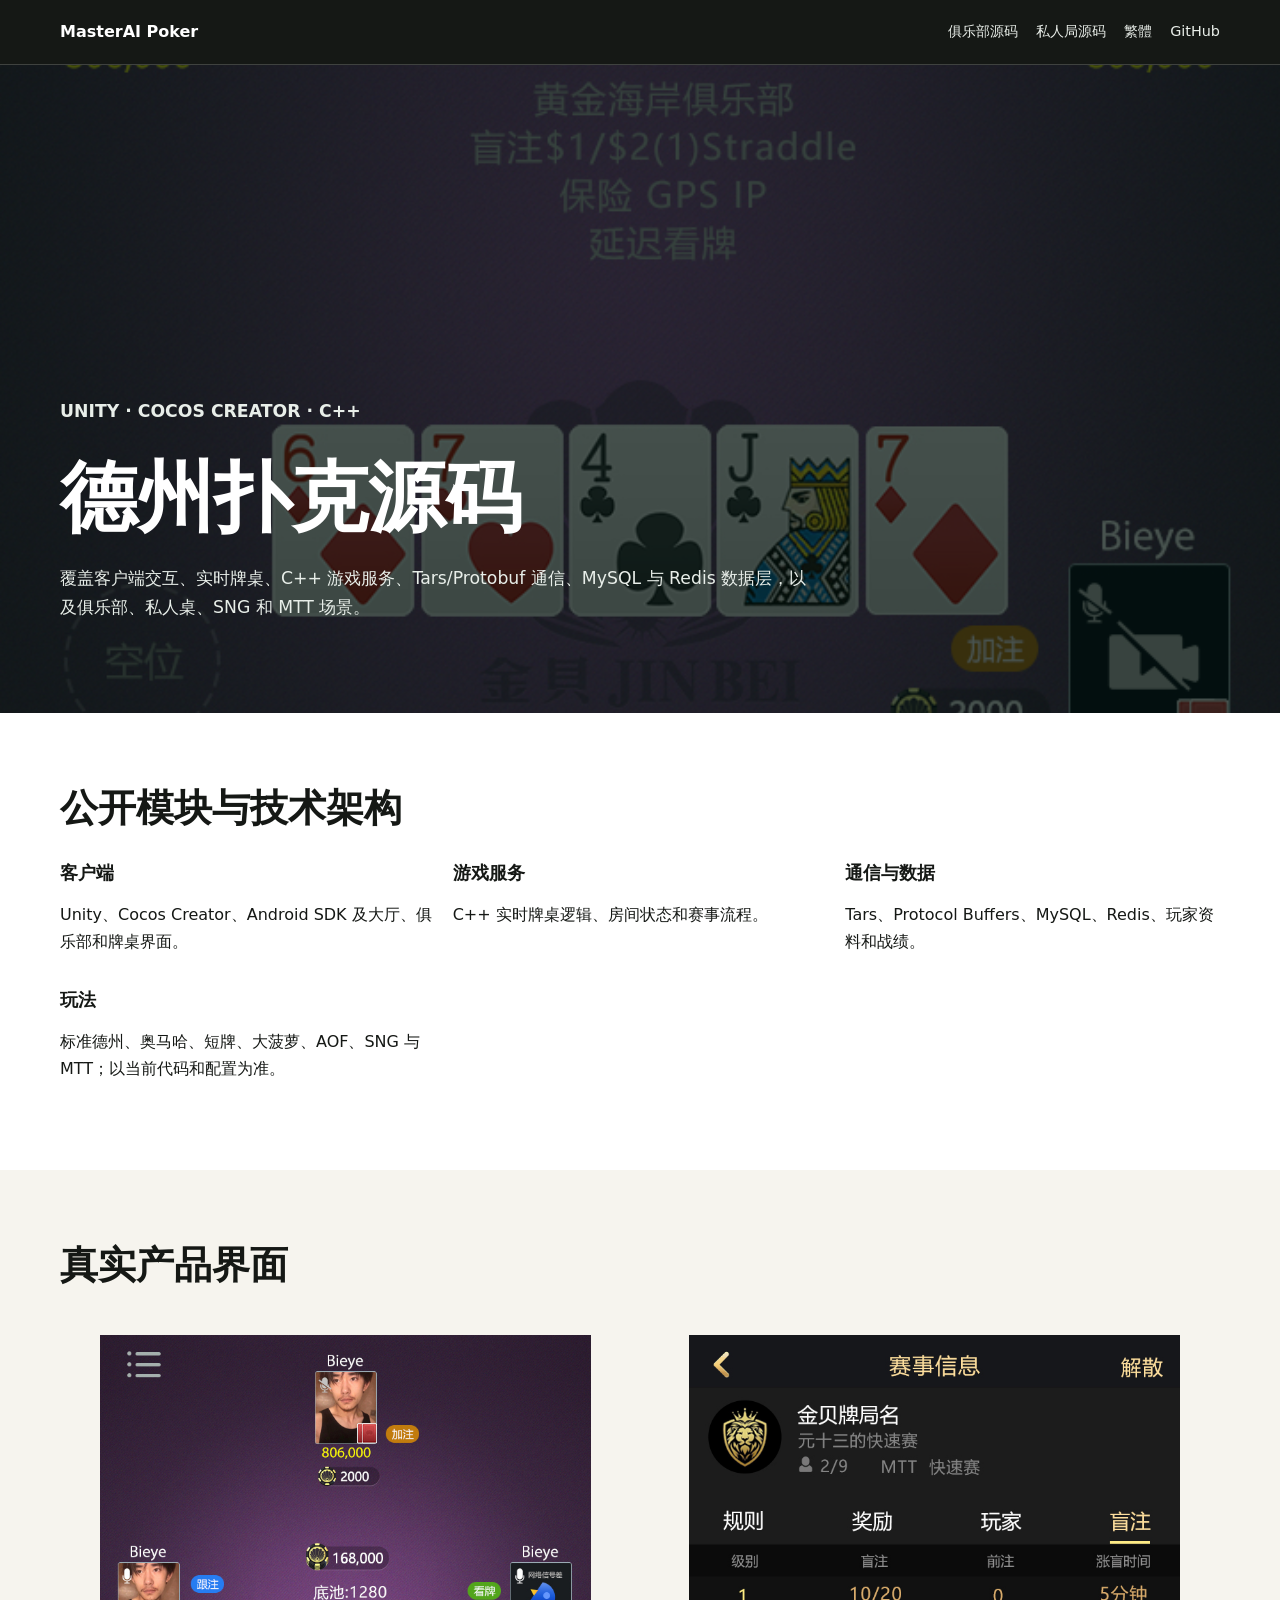
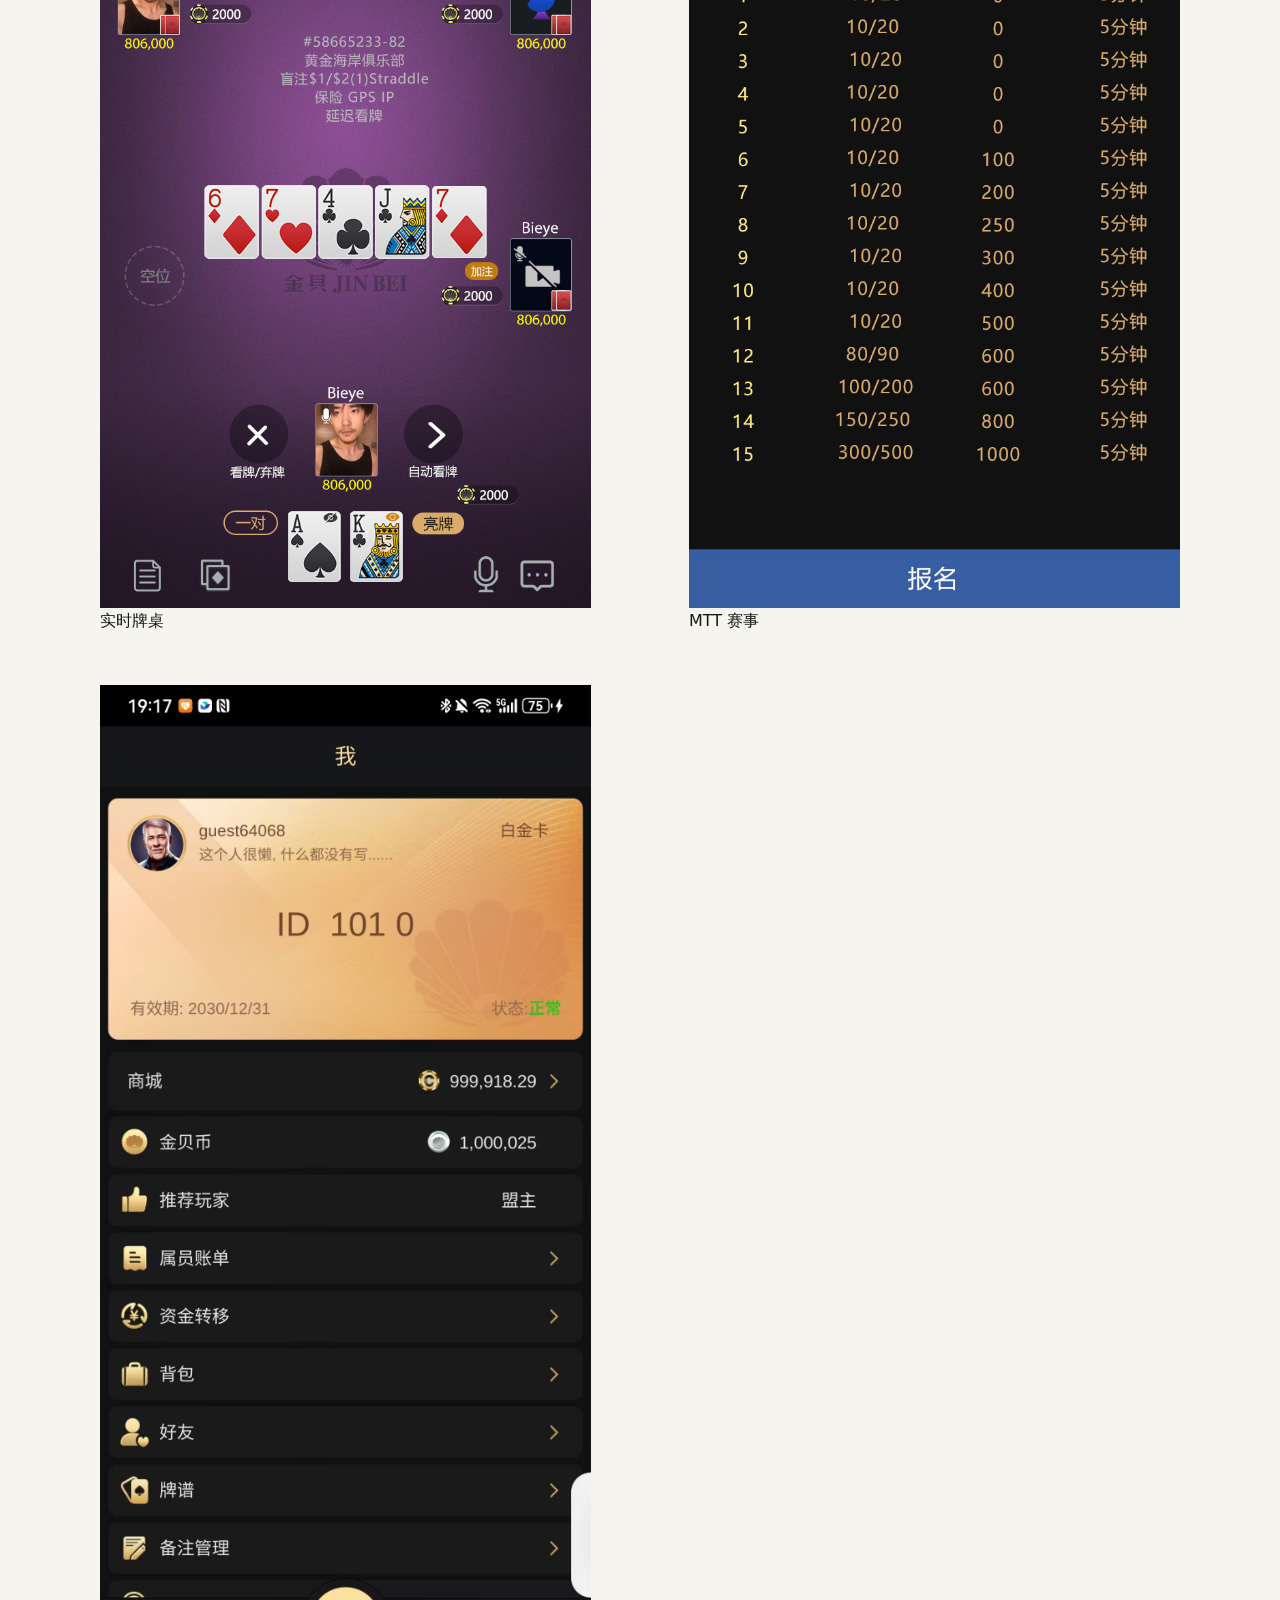
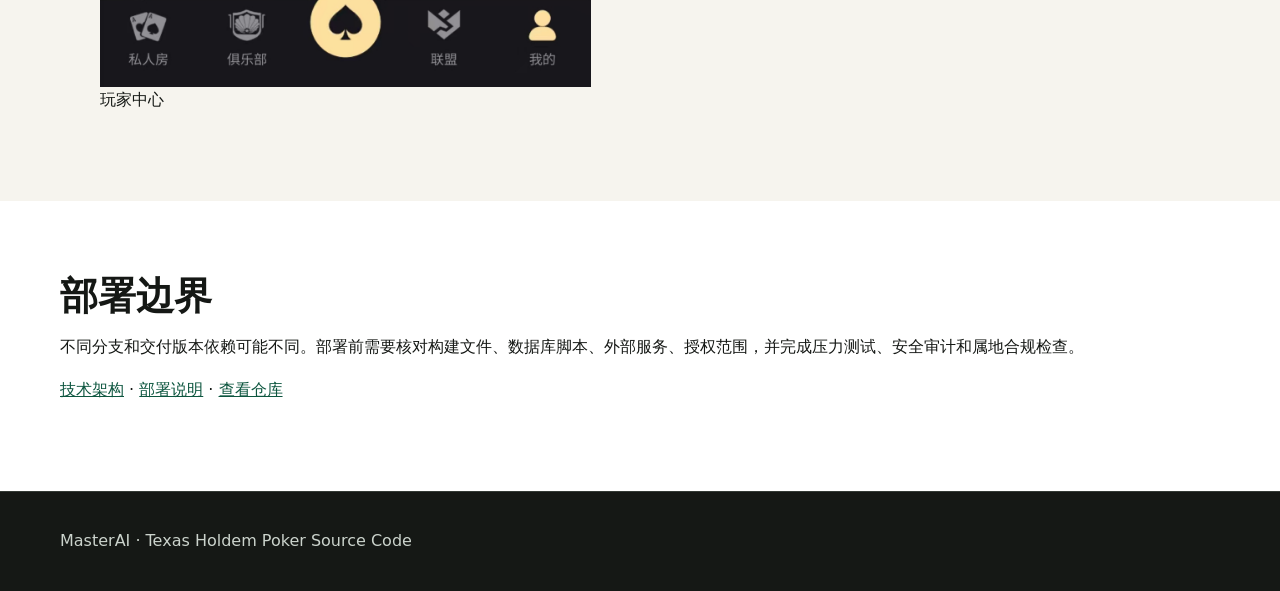
<file: docs/zh-cn/texas-holdem-source-code.html>
<!doctype html><html lang="zh-Hans"><head><meta charset="utf-8"><meta name="viewport" content="width=device-width,initial-scale=1"><title>德州扑克源码｜Unity/Cocos 与 C++ 游戏服务端</title><meta name="description" content="德州扑克源码专题：Unity/Cocos Creator 客户端、C++ 服务端、MySQL、Redis、Tars/Protobuf，以及标准德州、奥马哈、短牌、SNG、MTT、俱乐部和私人桌。"><meta name="robots" content="index,follow,max-image-preview:large"><link rel="canonical" href="https://masterai-top.github.io/Texas-Holdem-Poker-Source-Code/zh-cn/texas-holdem-source-code.html"><link rel="alternate" hreflang="zh-Hans" href="https://masterai-top.github.io/Texas-Holdem-Poker-Source-Code/zh-cn/texas-holdem-source-code.html"><link rel="alternate" hreflang="zh-Hant" href="https://masterai-top.github.io/Texas-Holdem-Poker-Source-Code/zh-tw/texas-holdem-source-code.html"><link rel="alternate" hreflang="x-default" href="https://masterai-top.github.io/Texas-Holdem-Poker-Source-Code/zh-cn/texas-holdem-source-code.html"><meta property="og:image" content="https://masterai-top.github.io/Texas-Holdem-Poker-Source-Code/Screenshots/打牌房间.jpg"><link rel="stylesheet" href="../assets/styles.css"></head><body><header class="site-header"><nav class="nav"><a class="brand" href="./">MasterAI Poker</a><div class="nav-links"><a href="poker-club-source-code.html">俱乐部源码</a><a href="private-poker-game-source-code.html">私人局源码</a><a href="../zh-tw/texas-holdem-source-code.html">繁體</a><a href="https://github.com/masterai-top/Texas-Holdem-Poker-Source-Code">GitHub</a></div></nav></header><main><section class="hero"><img class="hero-media" src="../Screenshots/打牌房间.jpg" alt="德州扑克源码实时牌桌"><div class="hero-inner"><p class="eyebrow">Unity · Cocos Creator · C++</p><h1>德州扑克源码</h1><p>覆盖客户端交互、实时牌桌、C++ 游戏服务、Tars/Protobuf 通信、MySQL 与 Redis 数据层，以及俱乐部、私人桌、SNG 和 MTT 场景。</p></div></section><section class="band white"><div class="container"><h2>公开模块与技术架构</h2><div class="feature-grid"><article class="feature-item"><h3>客户端</h3><p>Unity、Cocos Creator、Android SDK 及大厅、俱乐部和牌桌界面。</p></article><article class="feature-item"><h3>游戏服务</h3><p>C++ 实时牌桌逻辑、房间状态和赛事流程。</p></article><article class="feature-item"><h3>通信与数据</h3><p>Tars、Protocol Buffers、MySQL、Redis、玩家资料和战绩。</p></article><article class="feature-item"><h3>玩法</h3><p>标准德州、奥马哈、短牌、大菠萝、AOF、SNG 与 MTT；以当前代码和配置为准。</p></article></div></div></section><section class="band"><div class="container"><h2>真实产品界面</h2><div class="gallery"><figure><img src="../Screenshots/打牌房间.jpg" alt="德州扑克实时打牌房间"><figcaption>实时牌桌</figcaption></figure><figure><img src="../Screenshots/MTT赛事.jpg" alt="德州扑克源码 MTT 赛事"><figcaption>MTT 赛事</figcaption></figure><figure><img src="../Screenshots/个人中心.jpg" alt="德州扑克玩家个人中心"><figcaption>玩家中心</figcaption></figure></div></div></section><section class="band white"><div class="container"><h2>部署边界</h2><p>不同分支和交付版本依赖可能不同。部署前需要核对构建文件、数据库脚本、外部服务、授权范围，并完成压力测试、安全审计和属地合规检查。</p><p><a href="../architecture.html">技术架构</a> · <a href="../deployment.html">部署说明</a> · <a href="https://github.com/masterai-top/Texas-Holdem-Poker-Source-Code">查看仓库</a></p></div></section></main><footer class="site-footer"><div class="container">MasterAI · Texas Holdem Poker Source Code</div></footer></body></html>
</file>
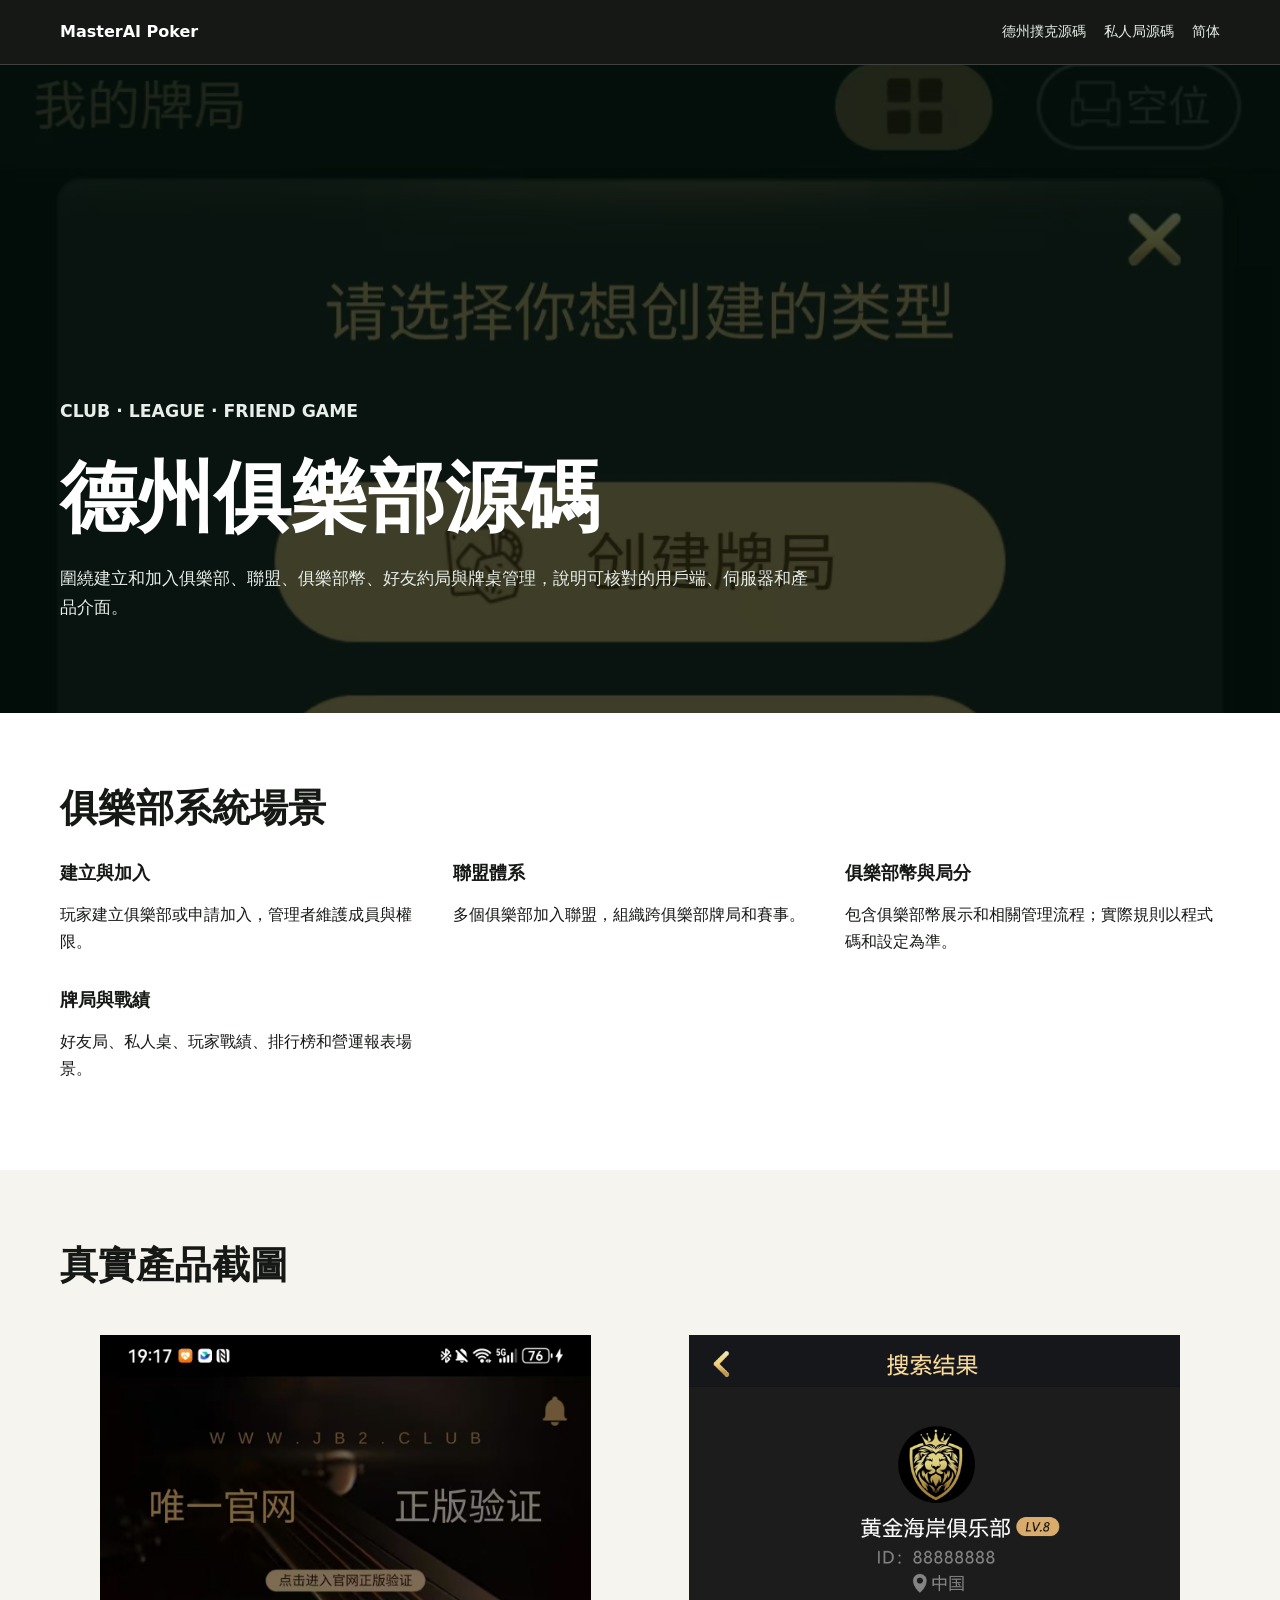
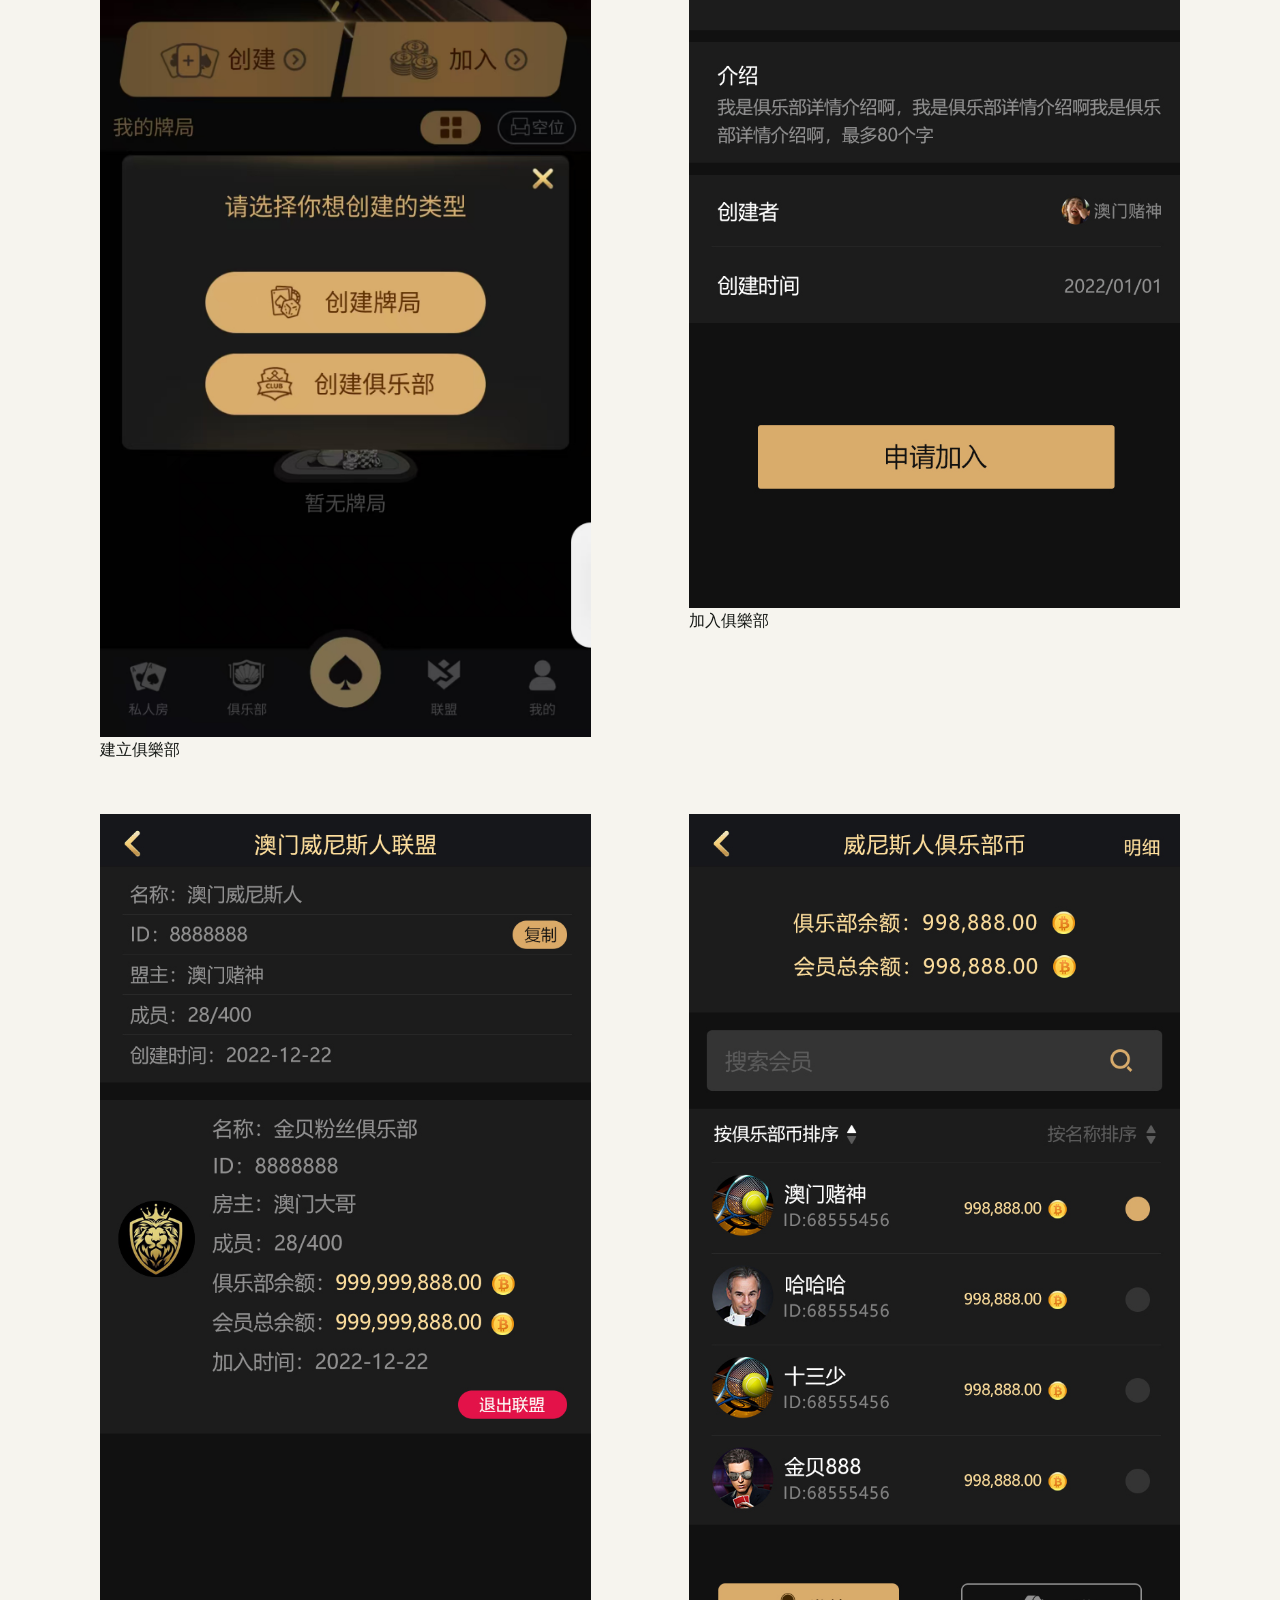
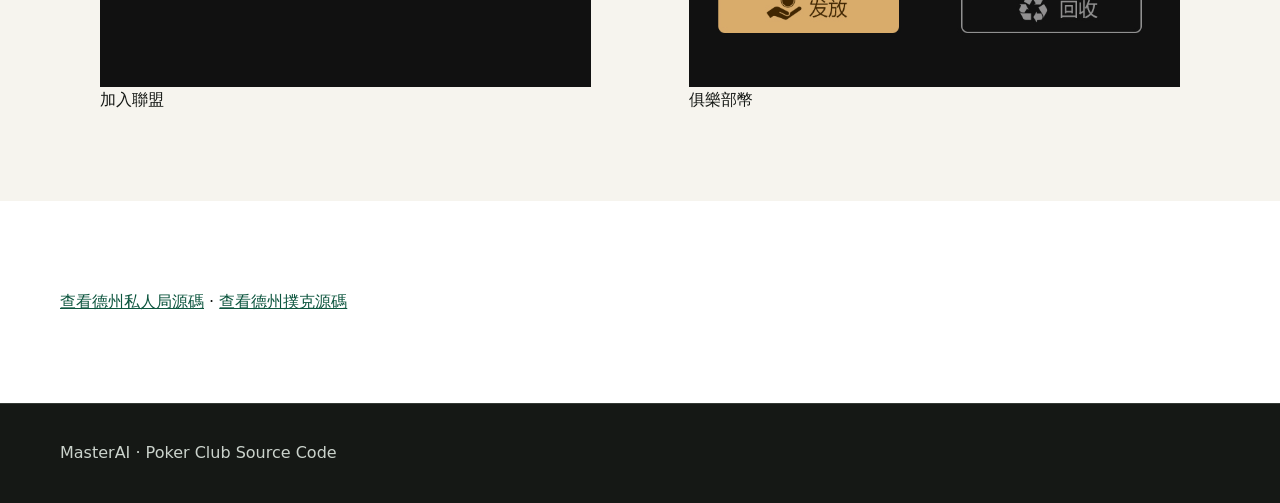
<file: docs/zh-tw/poker-club-source-code.html>
<!doctype html><html lang="zh-Hant"><head><meta charset="utf-8"><meta name="viewport" content="width=device-width,initial-scale=1"><title>德州俱樂部源碼｜俱樂部、聯盟與好友局系統</title><meta name="description" content="德州俱樂部源碼專題：建立和加入俱樂部、聯盟、俱樂部幣、好友局、私人桌、成員與牌局管理，以及 Unity/Cocos 用戶端和 C++ 伺服器。"><meta name="robots" content="index,follow,max-image-preview:large"><link rel="canonical" href="https://masterai-top.github.io/Texas-Holdem-Poker-Source-Code/zh-tw/poker-club-source-code.html"><link rel="alternate" hreflang="zh-Hans" href="https://masterai-top.github.io/Texas-Holdem-Poker-Source-Code/zh-cn/poker-club-source-code.html"><link rel="alternate" hreflang="zh-Hant" href="https://masterai-top.github.io/Texas-Holdem-Poker-Source-Code/zh-tw/poker-club-source-code.html"><link rel="alternate" hreflang="x-default" href="https://masterai-top.github.io/Texas-Holdem-Poker-Source-Code/zh-cn/poker-club-source-code.html"><meta property="og:image" content="https://masterai-top.github.io/Texas-Holdem-Poker-Source-Code/Screenshots/创建俱乐部.jpg"><link rel="stylesheet" href="../assets/styles.css"></head><body><header class="site-header"><nav class="nav"><a class="brand" href="./">MasterAI Poker</a><div class="nav-links"><a href="texas-holdem-source-code.html">德州撲克源碼</a><a href="private-poker-game-source-code.html">私人局源碼</a><a href="../zh-cn/poker-club-source-code.html">简体</a></div></nav></header><main><section class="hero"><img class="hero-media" src="../Screenshots/创建俱乐部.jpg" alt="德州俱樂部源碼建立俱樂部介面"><div class="hero-inner"><p class="eyebrow">Club · League · Friend Game</p><h1>德州俱樂部源碼</h1><p>圍繞建立和加入俱樂部、聯盟、俱樂部幣、好友約局與牌桌管理，說明可核對的用戶端、伺服器和產品介面。</p></div></section><section class="band white"><div class="container"><h2>俱樂部系統場景</h2><div class="feature-grid"><article class="feature-item"><h3>建立與加入</h3><p>玩家建立俱樂部或申請加入，管理者維護成員與權限。</p></article><article class="feature-item"><h3>聯盟體系</h3><p>多個俱樂部加入聯盟，組織跨俱樂部牌局和賽事。</p></article><article class="feature-item"><h3>俱樂部幣與局分</h3><p>包含俱樂部幣展示和相關管理流程；實際規則以程式碼和設定為準。</p></article><article class="feature-item"><h3>牌局與戰績</h3><p>好友局、私人桌、玩家戰績、排行榜和營運報表場景。</p></article></div></div></section><section class="band"><div class="container"><h2>真實產品截圖</h2><div class="gallery"><figure><img src="../Screenshots/创建俱乐部.jpg" alt="建立德州撲克俱樂部"><figcaption>建立俱樂部</figcaption></figure><figure><img src="../Screenshots/申请加入俱乐部.jpg" alt="申請加入德州撲克俱樂部"><figcaption>加入俱樂部</figcaption></figure><figure><img src="../Screenshots/加入联盟.jpg" alt="德州撲克俱樂部加入聯盟"><figcaption>加入聯盟</figcaption></figure><figure><img src="../Screenshots/俱乐部币.jpg" alt="德州撲克俱樂部幣"><figcaption>俱樂部幣</figcaption></figure></div></div></section><section class="band white"><div class="container"><p><a href="private-poker-game-source-code.html">查看德州私人局源碼</a> · <a href="texas-holdem-source-code.html">查看德州撲克源碼</a></p></div></section></main><footer class="site-footer"><div class="container">MasterAI · Poker Club Source Code</div></footer></body></html>
</file>
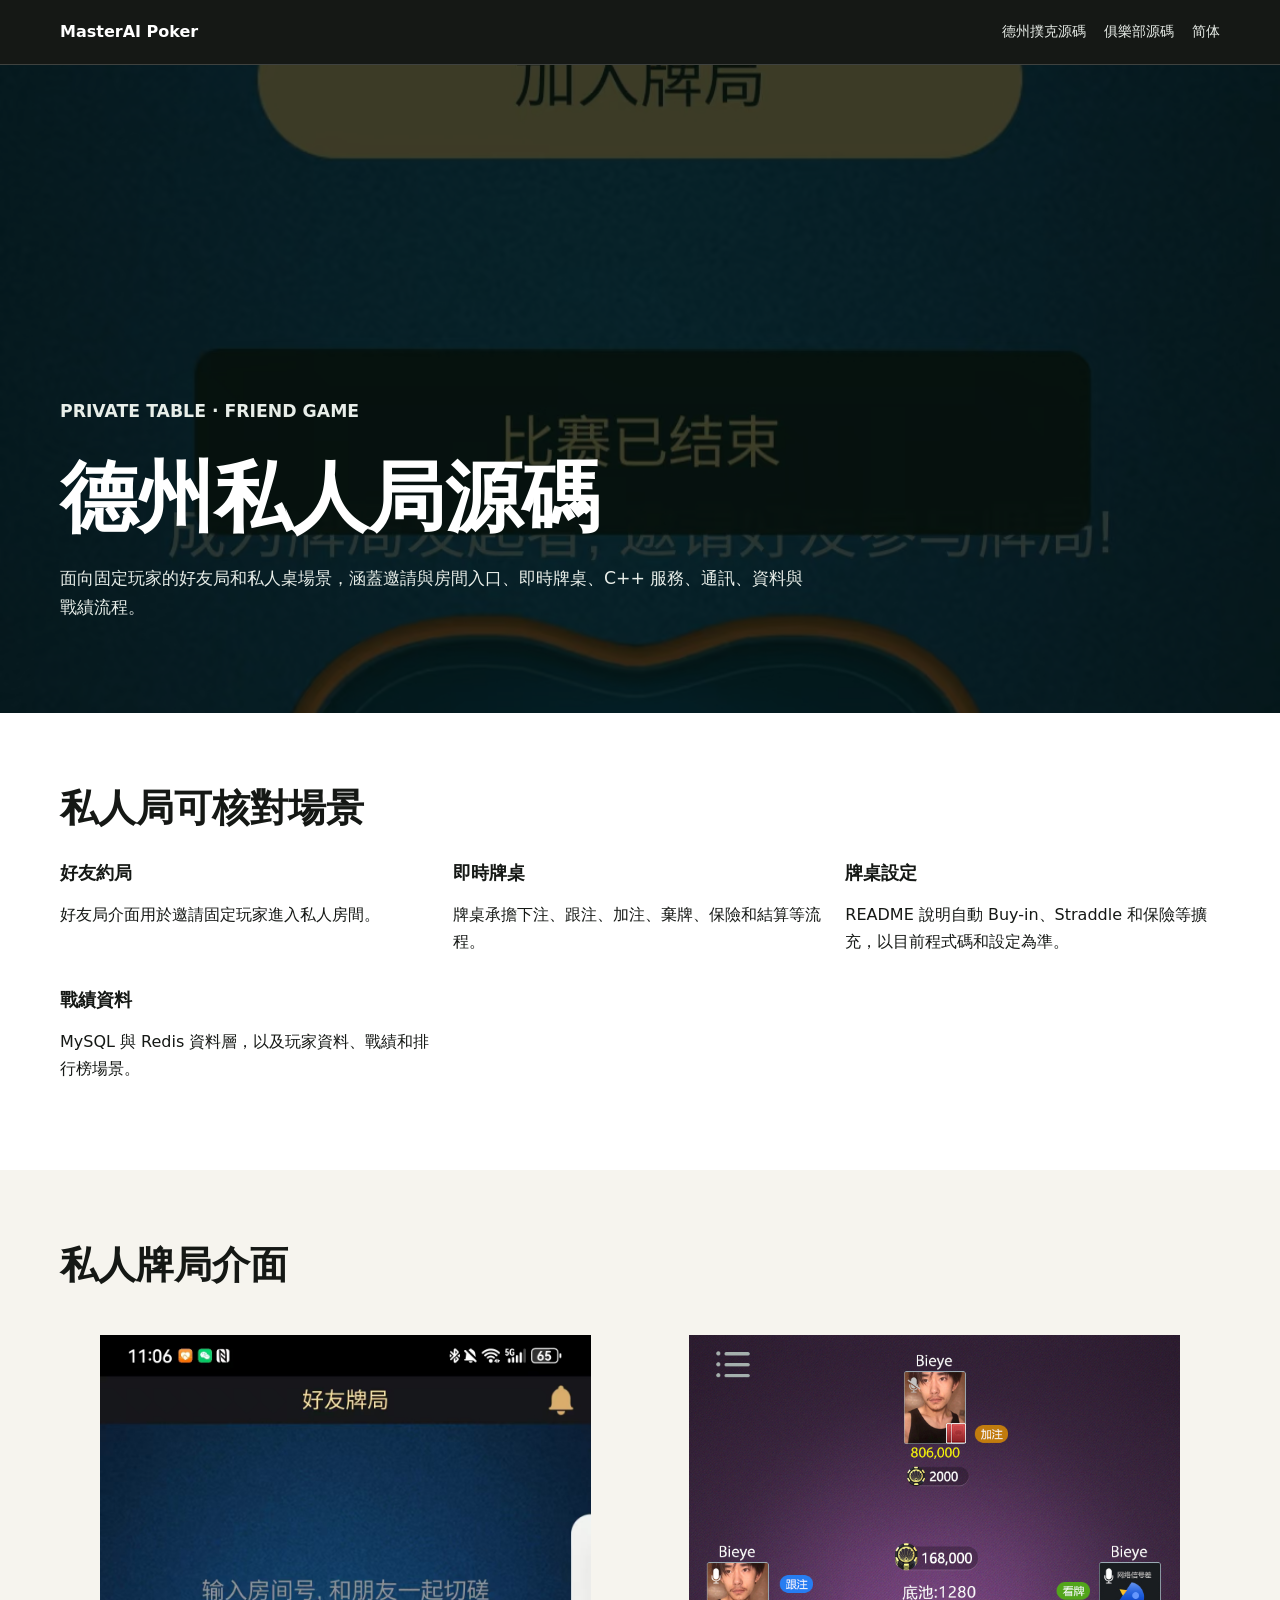
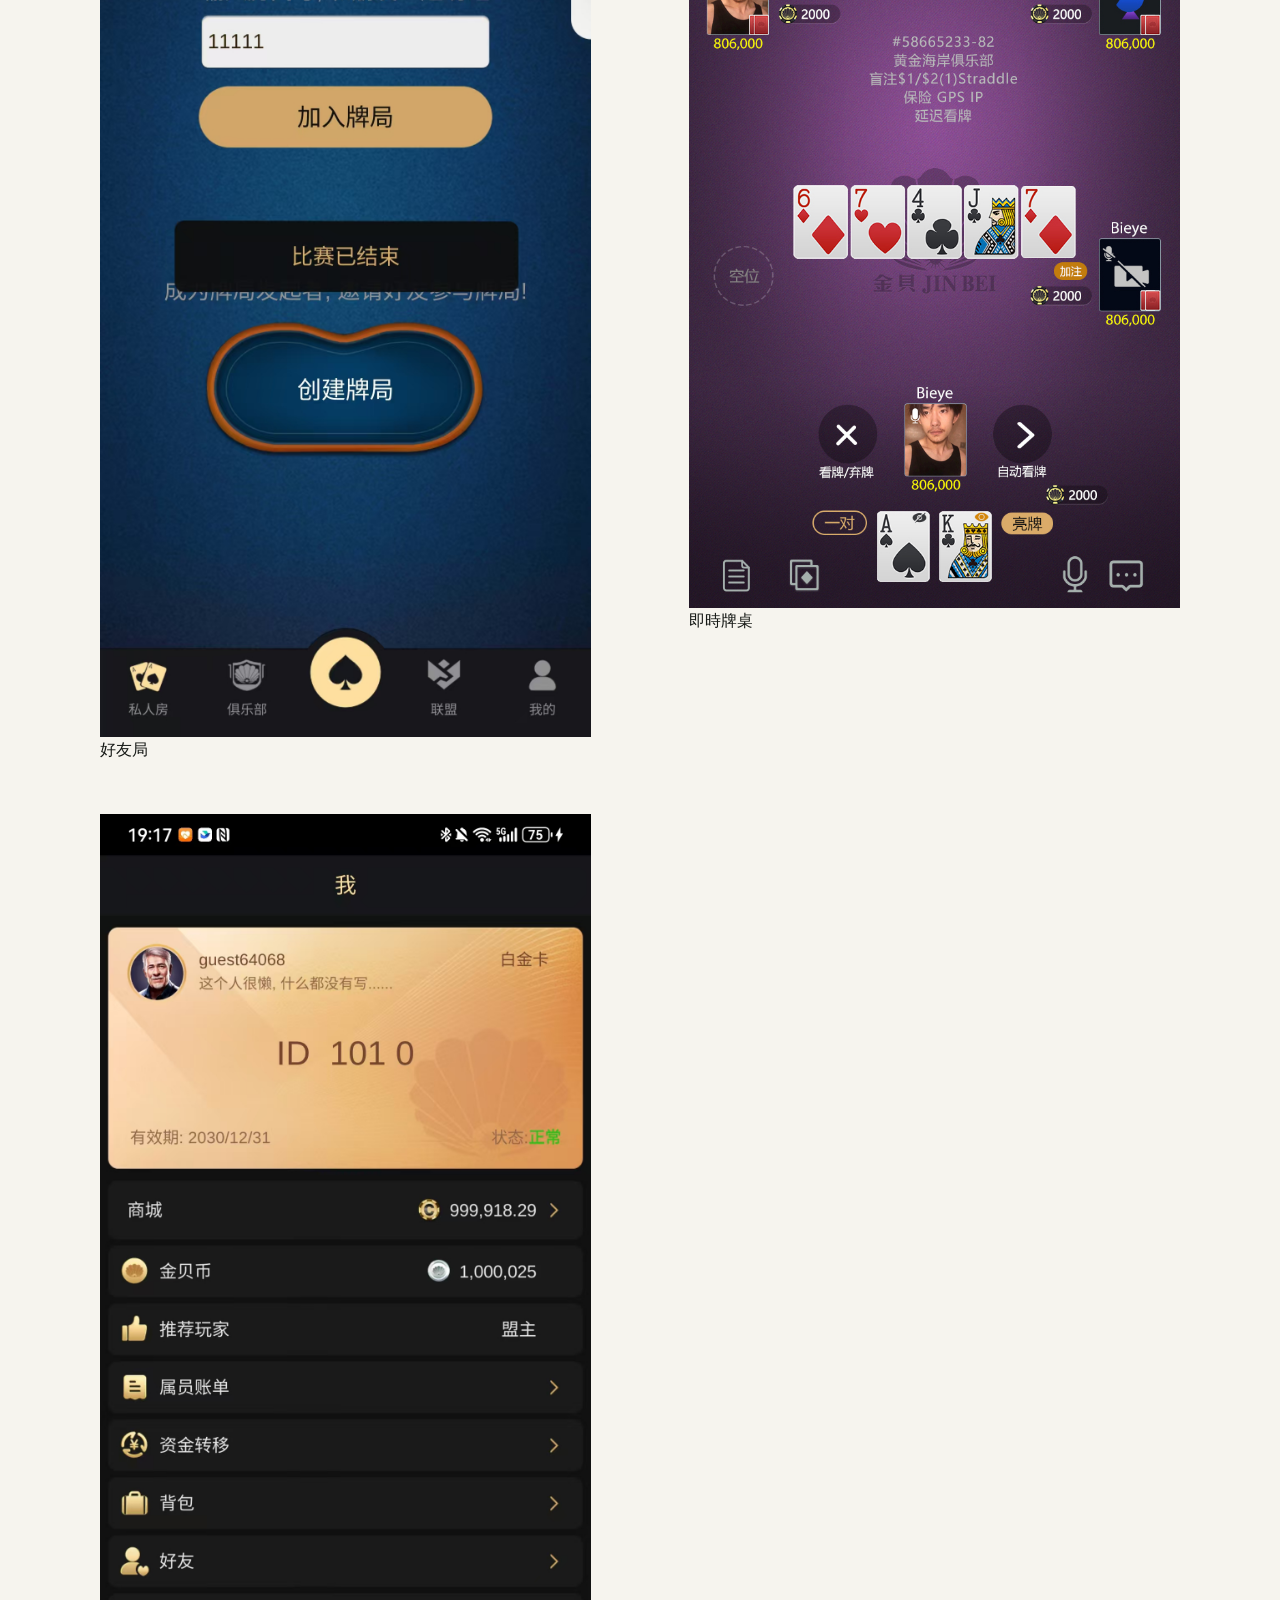
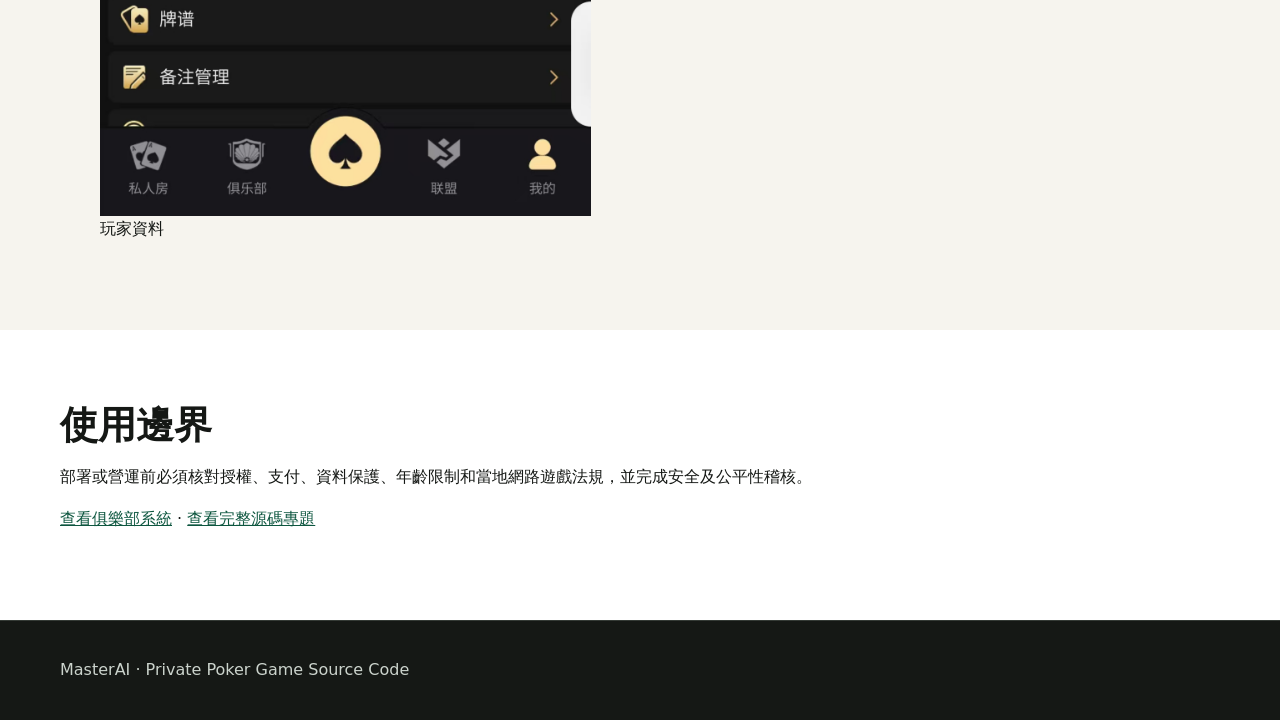
<file: docs/zh-tw/private-poker-game-source-code.html>
<!doctype html><html lang="zh-Hant"><head><meta charset="utf-8"><meta name="viewport" content="width=device-width,initial-scale=1"><title>德州私人局源碼｜好友局、私人桌與即時牌桌</title><meta name="description" content="德州私人局源碼專題：好友邀請、私人桌、即時多人牌桌、Buy-in、Straddle、保險、戰績，以及 Unity/Cocos 用戶端與 C++ 遊戲服務。"><meta name="robots" content="index,follow,max-image-preview:large"><link rel="canonical" href="https://masterai-top.github.io/Texas-Holdem-Poker-Source-Code/zh-tw/private-poker-game-source-code.html"><link rel="alternate" hreflang="zh-Hans" href="https://masterai-top.github.io/Texas-Holdem-Poker-Source-Code/zh-cn/private-poker-game-source-code.html"><link rel="alternate" hreflang="zh-Hant" href="https://masterai-top.github.io/Texas-Holdem-Poker-Source-Code/zh-tw/private-poker-game-source-code.html"><link rel="alternate" hreflang="x-default" href="https://masterai-top.github.io/Texas-Holdem-Poker-Source-Code/zh-cn/private-poker-game-source-code.html"><meta property="og:image" content="https://masterai-top.github.io/Texas-Holdem-Poker-Source-Code/Screenshots/好友局.jpg"><link rel="stylesheet" href="../assets/styles.css"></head><body><header class="site-header"><nav class="nav"><a class="brand" href="./">MasterAI Poker</a><div class="nav-links"><a href="texas-holdem-source-code.html">德州撲克源碼</a><a href="poker-club-source-code.html">俱樂部源碼</a><a href="../zh-cn/private-poker-game-source-code.html">简体</a></div></nav></header><main><section class="hero"><img class="hero-media" src="../Screenshots/好友局.jpg" alt="德州私人局源碼好友局介面"><div class="hero-inner"><p class="eyebrow">Private Table · Friend Game</p><h1>德州私人局源碼</h1><p>面向固定玩家的好友局和私人桌場景，涵蓋邀請與房間入口、即時牌桌、C++ 服務、通訊、資料與戰績流程。</p></div></section><section class="band white"><div class="container"><h2>私人局可核對場景</h2><div class="feature-grid"><article class="feature-item"><h3>好友約局</h3><p>好友局介面用於邀請固定玩家進入私人房間。</p></article><article class="feature-item"><h3>即時牌桌</h3><p>牌桌承擔下注、跟注、加注、棄牌、保險和結算等流程。</p></article><article class="feature-item"><h3>牌桌設定</h3><p>README 說明自動 Buy-in、Straddle 和保險等擴充，以目前程式碼和設定為準。</p></article><article class="feature-item"><h3>戰績資料</h3><p>MySQL 與 Redis 資料層，以及玩家資料、戰績和排行榜場景。</p></article></div></div></section><section class="band"><div class="container"><h2>私人牌局介面</h2><div class="gallery"><figure><img src="../Screenshots/好友局.jpg" alt="德州撲克好友私人局"><figcaption>好友局</figcaption></figure><figure><img src="../Screenshots/打牌房间.jpg" alt="德州私人局即時牌桌"><figcaption>即時牌桌</figcaption></figure><figure><img src="../Screenshots/个人中心.jpg" alt="德州私人局玩家資料"><figcaption>玩家資料</figcaption></figure></div></div></section><section class="band white"><div class="container"><h2>使用邊界</h2><p>部署或營運前必須核對授權、支付、資料保護、年齡限制和當地網路遊戲法規，並完成安全及公平性稽核。</p><p><a href="poker-club-source-code.html">查看俱樂部系統</a> · <a href="texas-holdem-source-code.html">查看完整源碼專題</a></p></div></section></main><footer class="site-footer"><div class="container">MasterAI · Private Poker Game Source Code</div></footer></body></html>
</file>
<file: docs/assets/styles.css>
:root {
  --ink: #151815;
  --paper: #f6f4ee;
  --white: #ffffff;
  --felt: #0d563f;
  --felt-dark: #07392b;
  --gold: #d5ad45;
  --coral: #c95845;
  --muted: #636b65;
  --line: #d8d9d2;
  --max: 1160px;
}

* {
  box-sizing: border-box;
}

html {
  scroll-behavior: smooth;
}

body {
  margin: 0;
  color: var(--ink);
  background: var(--paper);
  font-family: Inter, ui-sans-serif, system-ui, -apple-system, BlinkMacSystemFont, "Segoe UI", sans-serif;
  line-height: 1.65;
}

a {
  color: var(--felt);
}

img {
  display: block;
  max-width: 100%;
}

.site-header {
  position: sticky;
  z-index: 20;
  top: 0;
  border-bottom: 1px solid rgba(255, 255, 255, 0.18);
  background: var(--ink);
  color: var(--white);
}

.nav {
  display: flex;
  align-items: center;
  justify-content: space-between;
  width: min(calc(100% - 32px), var(--max));
  min-height: 64px;
  margin: 0 auto;
  gap: 24px;
}

.brand {
  color: var(--white);
  font-size: 1rem;
  font-weight: 760;
  text-decoration: none;
}

.nav-links {
  display: flex;
  align-items: center;
  flex-wrap: wrap;
  gap: 18px;
}

.nav-links a {
  color: #e9eee9;
  font-size: 0.9rem;
  text-decoration: none;
}

.nav-links a:hover,
.nav-links a:focus-visible {
  color: var(--gold);
}

.hero {
  position: relative;
  display: grid;
  min-height: clamp(520px, 72vh, 680px);
  align-items: end;
  overflow: hidden;
  color: var(--white);
  background: var(--felt-dark);
}

.hero::before {
  position: absolute;
  inset: 0;
  content: "";
  background: rgba(4, 18, 13, 0.72);
}

.hero-media {
  position: absolute;
  inset: 0;
  width: 100%;
  height: 100%;
  object-fit: cover;
}

.hero-inner {
  position: relative;
  width: min(calc(100% - 32px), var(--max));
  margin: 0 auto;
  padding: 72px 0 64px;
}

.eyebrow {
  margin: 0 0 12px;
  color: var(--gold);
  font-size: 0.86rem;
  font-weight: 780;
  text-transform: uppercase;
}

h1,
h2,
h3 {
  margin-top: 0;
  line-height: 1.18;
  letter-spacing: 0;
}

h1 {
  max-width: 900px;
  margin-bottom: 20px;
  font-size: clamp(2.35rem, 6vw, 4.8rem);
}

h2 {
  margin-bottom: 16px;
  font-size: clamp(1.7rem, 3vw, 2.5rem);
}

h3 {
  font-size: 1.15rem;
}

.hero p {
  max-width: 760px;
  margin: 0 0 28px;
  color: #e8eee9;
  font-size: 1.08rem;
}

.actions {
  display: flex;
  flex-wrap: wrap;
  gap: 12px;
}

.button {
  display: inline-flex;
  min-height: 44px;
  align-items: center;
  justify-content: center;
  border: 1px solid transparent;
  border-radius: 6px;
  padding: 10px 16px;
  background: var(--gold);
  color: var(--ink);
  font-weight: 760;
  text-decoration: none;
}

.button.secondary {
  border-color: rgba(255, 255, 255, 0.56);
  background: transparent;
  color: var(--white);
}

.band {
  padding: 72px 0;
}

.band.white {
  background: var(--white);
}

.band.dark {
  background: var(--ink);
  color: var(--white);
}

.band.felt {
  background: var(--felt);
  color: var(--white);
}

.container {
  width: min(calc(100% - 32px), var(--max));
  margin: 0 auto;
}

.lead {
  max-width: 780px;
  color: var(--muted);
  font-size: 1.08rem;
}

.dark .lead,
.felt .lead {
  color: #d7dfd9;
}

.metrics,
.feature-grid,
.architecture-grid,
.gallery {
  display: grid;
  gap: 18px;
  margin-top: 32px;
}

.metrics {
  grid-template-columns: repeat(4, minmax(0, 1fr));
}

.metric {
  border-top: 3px solid var(--gold);
  padding-top: 16px;
}

.metric strong {
  display: block;
  font-size: 1.55rem;
}

.metric span {
  color: var(--muted);
  font-size: 0.92rem;
}

.feature-grid {
  grid-template-columns: repeat(3, minmax(0, 1fr));
}

.feature {
  min-height: 180px;
  border: 1px solid var(--line);
  border-radius: 6px;
  padding: 24px;
  background: var(--white);
}

.feature strong {
  display: block;
  margin-bottom: 10px;
  color: var(--coral);
}

.architecture-grid {
  grid-template-columns: repeat(4, minmax(0, 1fr));
}

.architecture-step {
  border-left: 3px solid var(--gold);
  padding: 8px 0 8px 18px;
}

.architecture-step p {
  margin-bottom: 0;
  color: #d7dfd9;
}

.gallery {
  grid-template-columns: repeat(2, minmax(0, 1fr));
}

.shot {
  overflow: hidden;
  border: 1px solid var(--line);
  border-radius: 6px;
  background: var(--white);
}

.shot img {
  width: 100%;
  aspect-ratio: 16 / 9;
  object-fit: cover;
}

.shot figcaption {
  padding: 14px 16px;
  font-weight: 700;
}

.page-hero {
  padding: 84px 0 60px;
  background: var(--felt-dark);
  color: var(--white);
}

.page-hero h1 {
  max-width: 900px;
  margin-bottom: 16px;
  font-size: clamp(2.1rem, 5vw, 4rem);
}

.page-hero p {
  max-width: 780px;
  color: #dce7df;
}

.content-grid {
  display: grid;
  grid-template-columns: 220px minmax(0, 1fr);
  gap: 48px;
}

.toc {
  align-self: start;
  border-left: 2px solid var(--gold);
  padding-left: 16px;
}

.toc a {
  display: block;
  margin: 8px 0;
  text-decoration: none;
}

.prose section + section {
  margin-top: 48px;
}

.prose table {
  width: 100%;
  border-collapse: collapse;
  background: var(--white);
}

.prose th,
.prose td {
  border: 1px solid var(--line);
  padding: 12px;
  text-align: left;
  vertical-align: top;
}

.notice {
  border-left: 4px solid var(--coral);
  padding: 16px 20px;
  background: #fff4f0;
}

code {
  overflow-wrap: anywhere;
}

.site-footer {
  padding: 36px 0;
  border-top: 1px solid #343a35;
  background: var(--ink);
  color: #cbd3cc;
}

.site-footer a {
  color: var(--gold);
}

@media (max-width: 860px) {
  .metrics,
  .architecture-grid {
    grid-template-columns: repeat(2, minmax(0, 1fr));
  }

  .feature-grid,
  .content-grid {
    grid-template-columns: 1fr;
  }

  .toc {
    display: none;
  }
}

@media (max-width: 620px) {
  .nav {
    align-items: flex-start;
    flex-direction: column;
    padding: 14px 0;
  }

  .nav-links {
    gap: 12px;
  }

  .hero-inner {
    padding-bottom: 48px;
  }

  .metrics,
  .gallery,
  .architecture-grid {
    grid-template-columns: 1fr;
  }

  .band {
    padding: 52px 0;
  }
}

/* Keep product screenshots complete and hero text readable. */
.shot { margin: 0; }
.shot img { aspect-ratio: auto; height: auto; object-fit: contain; }
.hero-media { z-index: 0; }
.hero::before { z-index: 1; pointer-events: none; }
.hero-inner { z-index: 2; }
</file>
